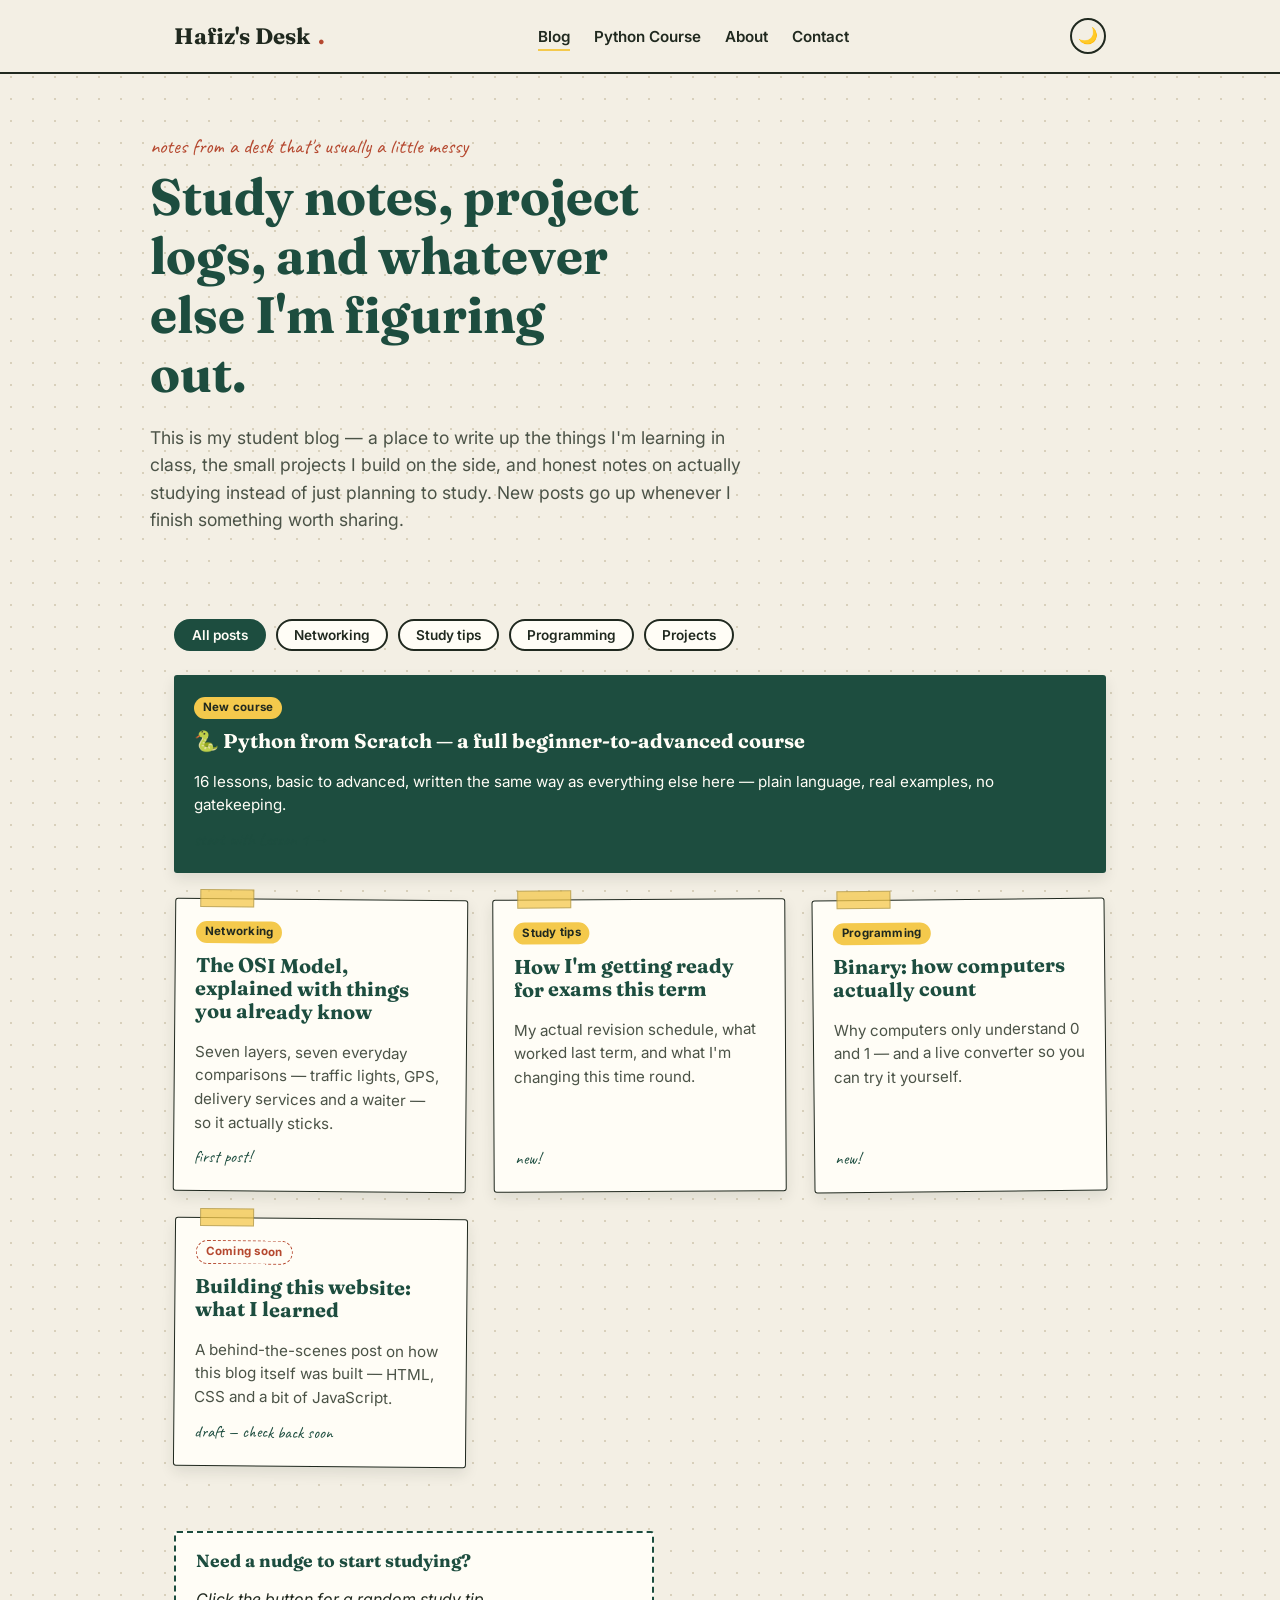
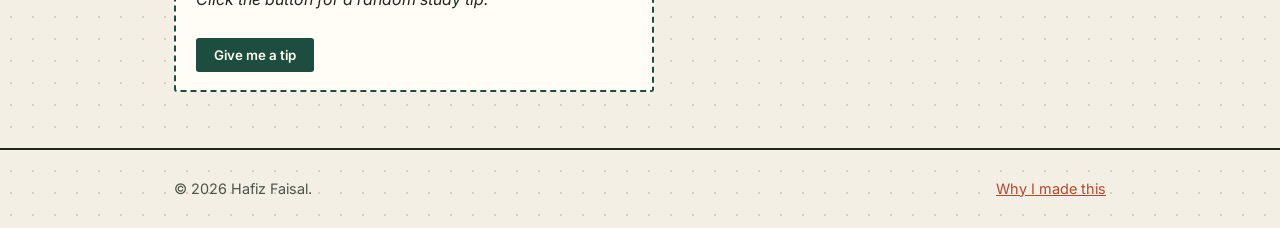
<file: index.html>
<!DOCTYPE html>
<html lang="en">
<head>
  <meta charset="UTF-8">
  <meta name="viewport" content="width=device-width, initial-scale=1.0">
  <title>Hafiz's Desk — a student's study & project blog</title>
  <meta name="description" content="Study notes, project logs, and student life from Hafiz Faisal.">
  <link rel="stylesheet" href="style.css">
</head>
<body>

  <header class="site-header">
    <div class="wrap">
      <a href="index.html" class="brand">Hafiz's Desk<span class="dot">.</span></a>
      <nav class="site-nav">
        <ul>
          <li><a href="index.html" class="active">Blog</a></li>
          <li><a href="python-course/index.html">Python Course</a></li>
          <li><a href="about.html">About</a></li>
          <li><a href="contact.html">Contact</a></li>
        </ul>
      </nav>
      <button id="theme-toggle" type="button" aria-label="Toggle dark mode">🌙</button>
    </div>
  </header>

  <main>
    <section class="hero wrap">
      <span class="kicker">notes from a desk that's usually a little messy</span>
      <h1>Study notes, project logs, and whatever else I'm figuring out.</h1>
      <p class="lede">
        This is my student blog — a place to write up the things I'm learning in
        class, the small projects I build on the side, and honest notes on
        actually studying instead of just planning to study. New posts go up
        whenever I finish something worth sharing.
      </p>
    </section>

    <section class="wrap">
      <!-- Category filter: pure JS, no framework. Good first DOM project. -->
      <div class="filters" id="filters">
        <button class="active" data-filter="all">All posts</button>
        <button data-filter="networking">Networking</button>
        <button data-filter="study-tips">Study tips</button>
        <button data-filter="programming">Programming</button>
        <button data-filter="projects">Projects</button>
      </div>

      <div class="post-grid" id="post-grid">

        <a class="card featured-card" href="python-course/index.html" data-category="all">
          <span class="tag">New course</span>
          <h3>🐍 Python from Scratch — a full beginner-to-advanced course</h3>
          <p>16 lessons, basic to advanced, written the same way as everything
             else here — plain language, real examples, no gatekeeping.</p>
          <span class="meta">start with Lesson 1 &rarr;</span>
        </a>

        <a class="card" href="posts/osi-model.html" data-category="networking">
          <span class="tape"></span>
          <span class="tag">Networking</span>
          <h3>The OSI Model, explained with things you already know</h3>
          <p>Seven layers, seven everyday comparisons — traffic lights, GPS,
             delivery services and a waiter — so it actually sticks.</p>
          <span class="meta">first post!</span>
        </a>

        <a class="card" href="posts/exam-prep.html" data-category="study-tips">
          <span class="tape"></span>
          <span class="tag">Study tips</span>
          <h3>How I'm getting ready for exams this term</h3>
          <p>My actual revision schedule, what worked last term, and what I'm
             changing this time round.</p>
          <span class="meta">new!</span>
        </a>

        <a class="card" href="posts/binary-numbers.html" data-category="programming">
          <span class="tape"></span>
          <span class="tag">Programming</span>
          <h3>Binary: how computers actually count</h3>
          <p>Why computers only understand 0 and 1 — and a live converter
             so you can try it yourself.</p>
          <span class="meta">new!</span>
        </a>

        <a class="card" href="#" data-category="projects" aria-disabled="true">
          <span class="tape"></span>
          <span class="tag draft">Coming soon</span>
          <h3>Building this website: what I learned</h3>
          <p>A behind-the-scenes post on how this blog itself was built —
             HTML, CSS and a bit of JavaScript.</p>
          <span class="meta">draft — check back soon</span>
        </a>

      </div>

      <!-- A small interactive widget so the homepage does something,
           not just lists links. Teaches arrays + Math.random in script.js -->
      <div class="desk-widget">
        <h3>Need a nudge to start studying?</h3>
        <p id="tip-text">Click the button for a random study tip.</p>
        <button id="tip-btn" type="button">Give me a tip</button>
      </div>
    </section>
  </main>

  <footer class="site-footer">
    <div class="wrap">
      <span>&copy; 2026 Hafiz Faisal.</span>
      <span><a href="about.html">Why I made this</a></span>
    </div>
  </footer>

  <script src="script.js"></script>
</body>
</html>
</file>
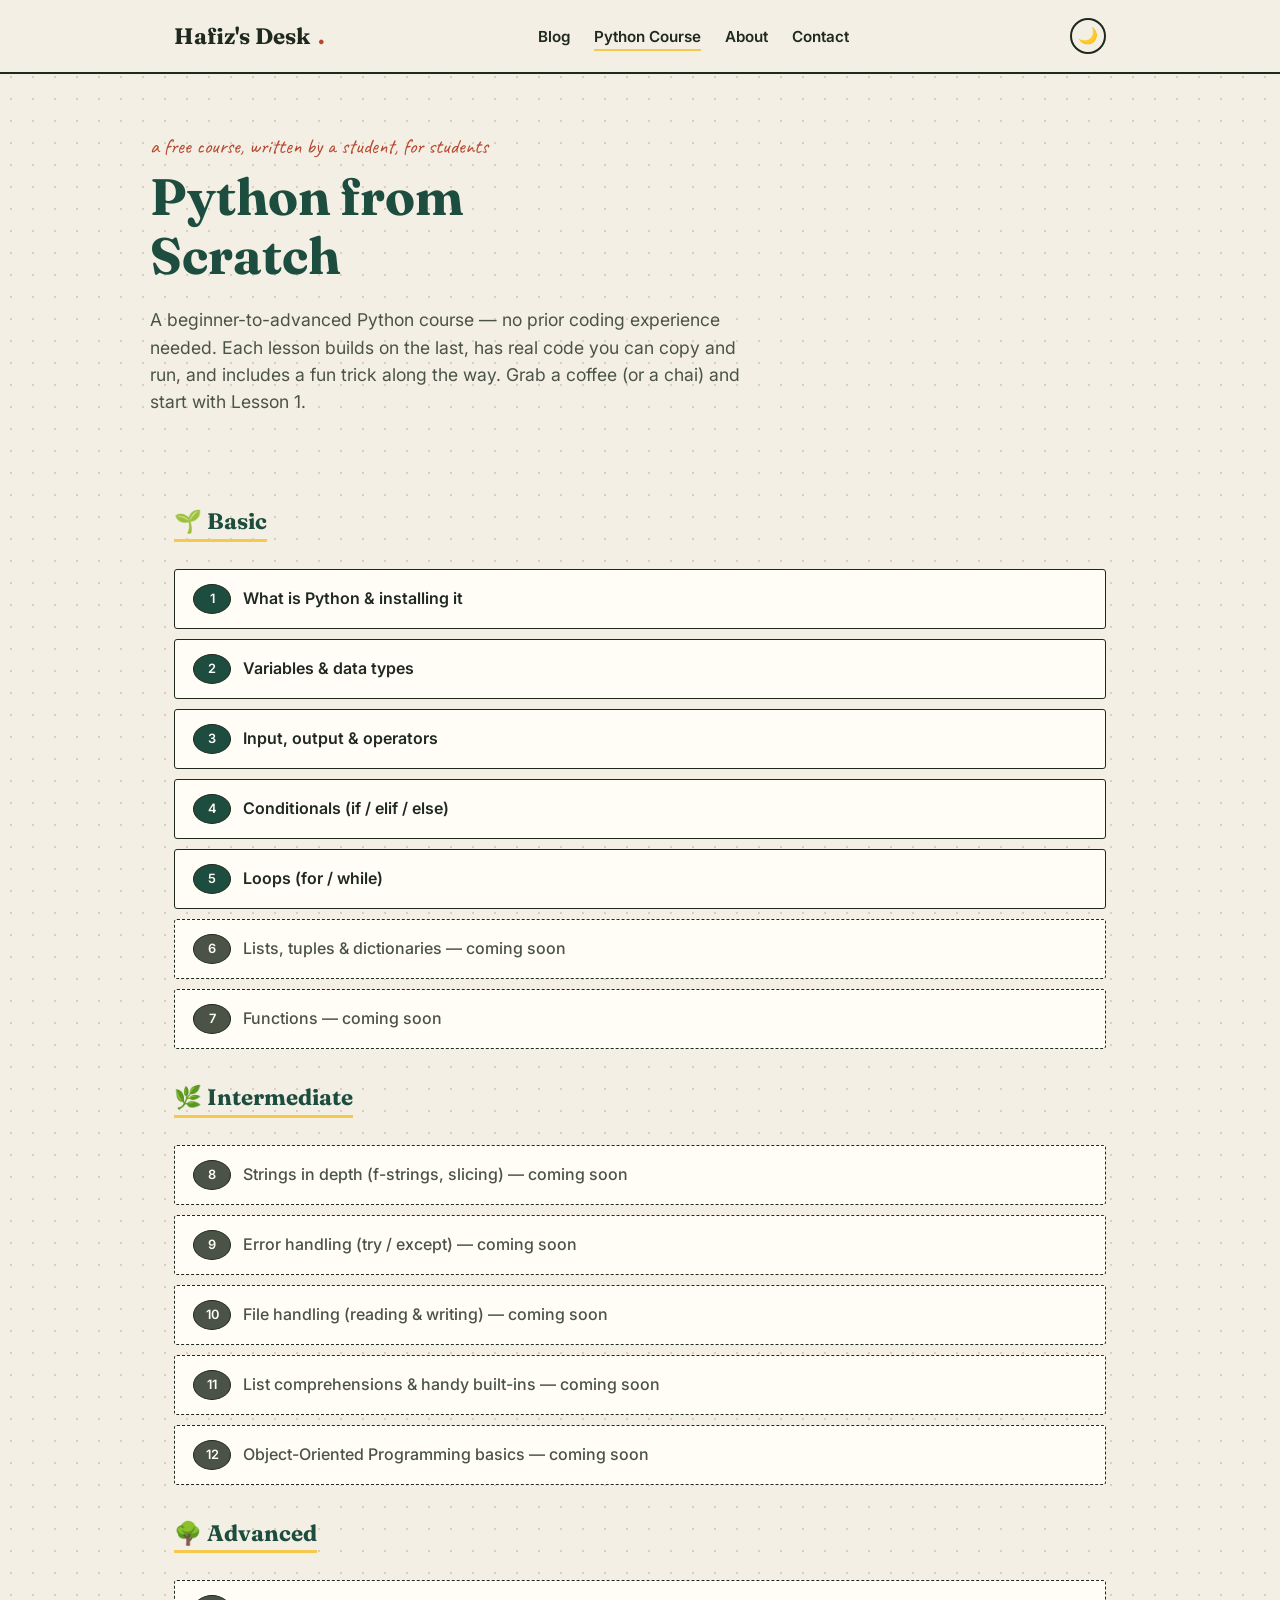
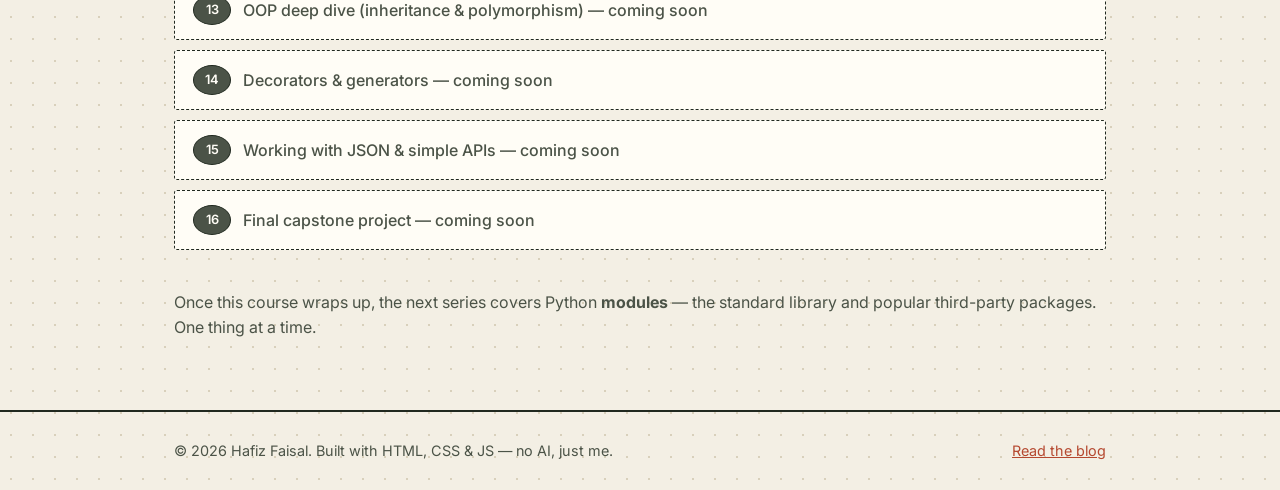
<file: python-course/index.html>
<!DOCTYPE html>
<html lang="en">
<head>
  <meta charset="UTF-8">
  <meta name="viewport" content="width=device-width, initial-scale=1.0">
  <title>Python from Scratch — Hafiz's Desk</title>
  <link rel="stylesheet" href="../style.css">
</head>
<body>

  <header class="site-header">
    <div class="wrap">
      <a href="../index.html" class="brand">Hafiz's Desk<span class="dot">.</span></a>
      <nav class="site-nav">
        <ul>
          <li><a href="../index.html">Blog</a></li>
          <li><a href="index.html" class="active">Python Course</a></li>
          <li><a href="../about.html">About</a></li>
          <li><a href="../contact.html">Contact</a></li>
        </ul>
      </nav>
      <button id="theme-toggle" type="button" aria-label="Toggle dark mode">🌙</button>
    </div>
  </header>

  <main>
    <section class="hero wrap">
      <span class="kicker">a free course, written by a student, for students</span>
      <h1>Python from Scratch</h1>
      <p class="lede">
        A beginner-to-advanced Python course — no prior coding experience
        needed. Each lesson builds on the last, has real code you can copy
        and run, and includes a fun trick along the way. Grab a coffee (or
        a chai) and start with Lesson 1.
      </p>
    </section>

    <section class="wrap">

      <div class="course-tier">
        <h2>🌱 Basic</h2>
        <ol class="lesson-list">
          <li><a href="01-what-is-python.html"><span class="lnum">1</span> What is Python & installing it</a></li>
          <li><a href="02-variables-data-types.html"><span class="lnum">2</span> Variables & data types</a></li>
          <li><a href="03-input-output-operators.html"><span class="lnum">3</span> Input, output & operators</a></li>
          <li><a href="04-conditionals.html"><span class="lnum">4</span> Conditionals (if / elif / else)</a></li>
          <li><a href="05-loops.html"><span class="lnum">5</span> Loops (for / while)</a></li>
          <li><span class="locked"><span class="lnum">6</span> Lists, tuples & dictionaries — coming soon</span></li>
          <li><span class="locked"><span class="lnum">7</span> Functions — coming soon</span></li>
        </ol>
      </div>

      <div class="course-tier">
        <h2>🌿 Intermediate</h2>
        <ol class="lesson-list">
          <li><span class="locked"><span class="lnum">8</span> Strings in depth (f-strings, slicing) — coming soon</span></li>
          <li><span class="locked"><span class="lnum">9</span> Error handling (try / except) — coming soon</span></li>
          <li><span class="locked"><span class="lnum">10</span> File handling (reading & writing) — coming soon</span></li>
          <li><span class="locked"><span class="lnum">11</span> List comprehensions & handy built-ins — coming soon</span></li>
          <li><span class="locked"><span class="lnum">12</span> Object-Oriented Programming basics — coming soon</span></li>
        </ol>
      </div>

      <div class="course-tier">
        <h2>🌳 Advanced</h2>
        <ol class="lesson-list">
          <li><span class="locked"><span class="lnum">13</span> OOP deep dive (inheritance & polymorphism) — coming soon</span></li>
          <li><span class="locked"><span class="lnum">14</span> Decorators & generators — coming soon</span></li>
          <li><span class="locked"><span class="lnum">15</span> Working with JSON & simple APIs — coming soon</span></li>
          <li><span class="locked"><span class="lnum">16</span> Final capstone project — coming soon</span></li>
        </ol>
      </div>

      <p style="margin: 40px 0 70px; color: var(--ink-soft);">
        Once this course wraps up, the next series covers Python
        <strong>modules</strong> — the standard library and popular
        third-party packages. One thing at a time.
      </p>

    </section>
  </main>

  <footer class="site-footer">
    <div class="wrap">
      <span>&copy; 2026 Hafiz Faisal. Built with HTML, CSS &amp; JS — no AI, just me.</span>
      <span><a href="../index.html">Read the blog</a></span>
    </div>
  </footer>

  <script src="../script.js"></script>
</body>
</html>
</file>
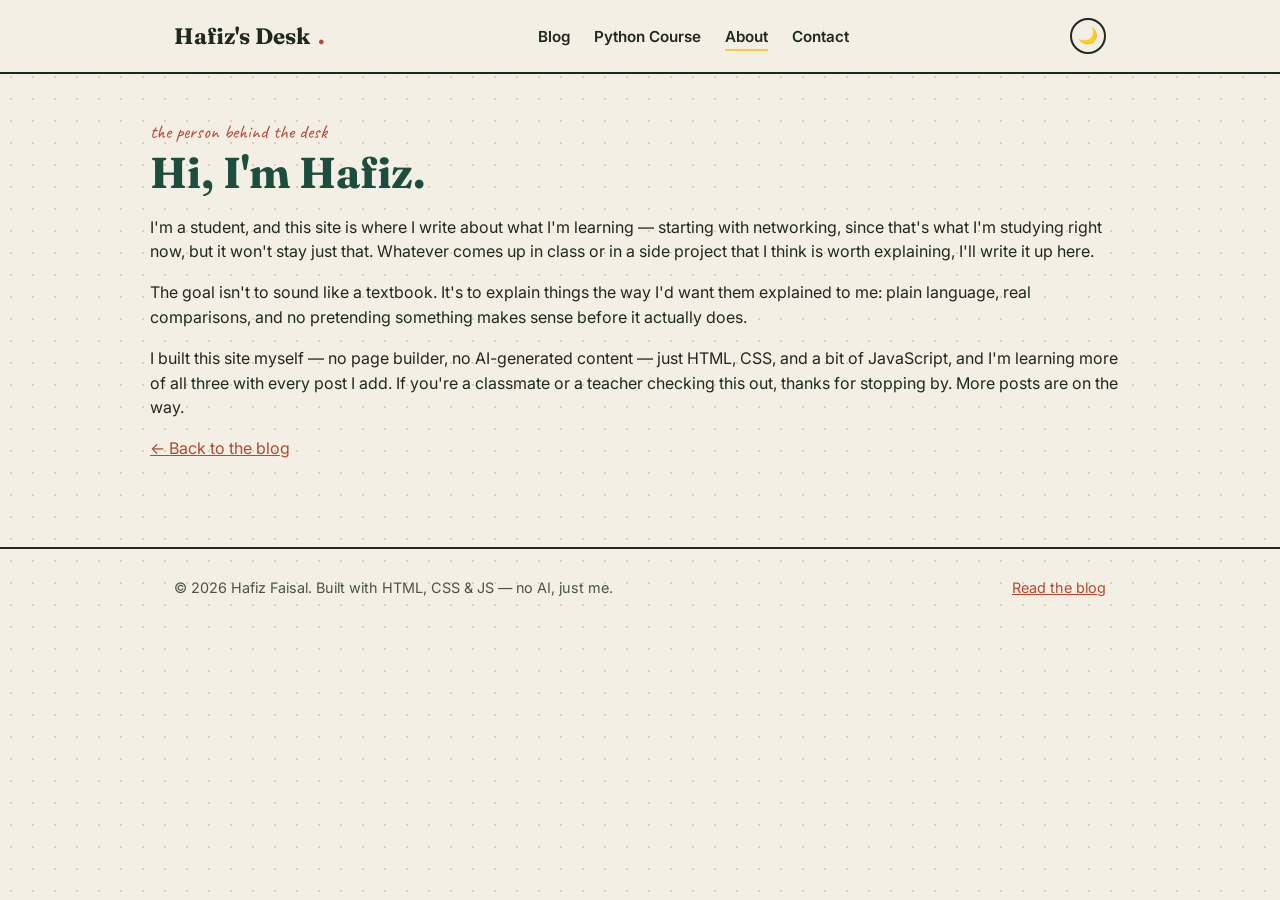
<file: about.html>
<!DOCTYPE html>
<html lang="en">
<head>
  <meta charset="UTF-8">
  <meta name="viewport" content="width=device-width, initial-scale=1.0">
  <title>About — Hafiz's Desk</title>
  <link rel="stylesheet" href="style.css">
</head>
<body>

  <header class="site-header">
    <div class="wrap">
      <a href="index.html" class="brand">Hafiz's Desk<span class="dot">.</span></a>
      <nav class="site-nav">
        <ul>
          <li><a href="index.html">Blog</a></li>
          <li><a href="python-course/index.html">Python Course</a></li>
          <li><a href="about.html" class="active">About</a></li>
          <li><a href="contact.html">Contact</a></li>
        </ul>
      </nav>
      <button id="theme-toggle" type="button" aria-label="Toggle dark mode">🌙</button>
    </div>
  </header>

  <main>
    <article class="post wrap">
      <span class="eyebrow">the person behind the desk</span>
      <h1>Hi, I'm Hafiz.</h1>

      <p>
        I'm a student, and this site is where I write about what I'm learning —
        starting with networking, since that's what I'm studying right now, but
        it won't stay just that. Whatever comes up in class or in a side
        project that I think is worth explaining, I'll write it up here.
      </p>

      <p>
        The goal isn't to sound like a textbook. It's to explain things the way
        I'd want them explained to me: plain language, real comparisons, and
        no pretending something makes sense before it actually does.
      </p>

      <p>
        I built this site myself — no page builder, no AI-generated content —
        just HTML, CSS, and a bit of JavaScript, and I'm learning more of all
        three with every post I add. If you're a classmate or a teacher
        checking this out, thanks for stopping by. More posts are on the way.
      </p>

      <p>
        <a href="index.html">&larr; Back to the blog</a>
      </p>
    </article>
  </main>

  <footer class="site-footer">
    <div class="wrap">
      <span>&copy; 2026 Hafiz Faisal. Built with HTML, CSS &amp; JS — no AI, just me.</span>
      <span><a href="index.html">Read the blog</a></span>
    </div>
  </footer>

  <script src="script.js"></script>
</body>
</html>
</file>
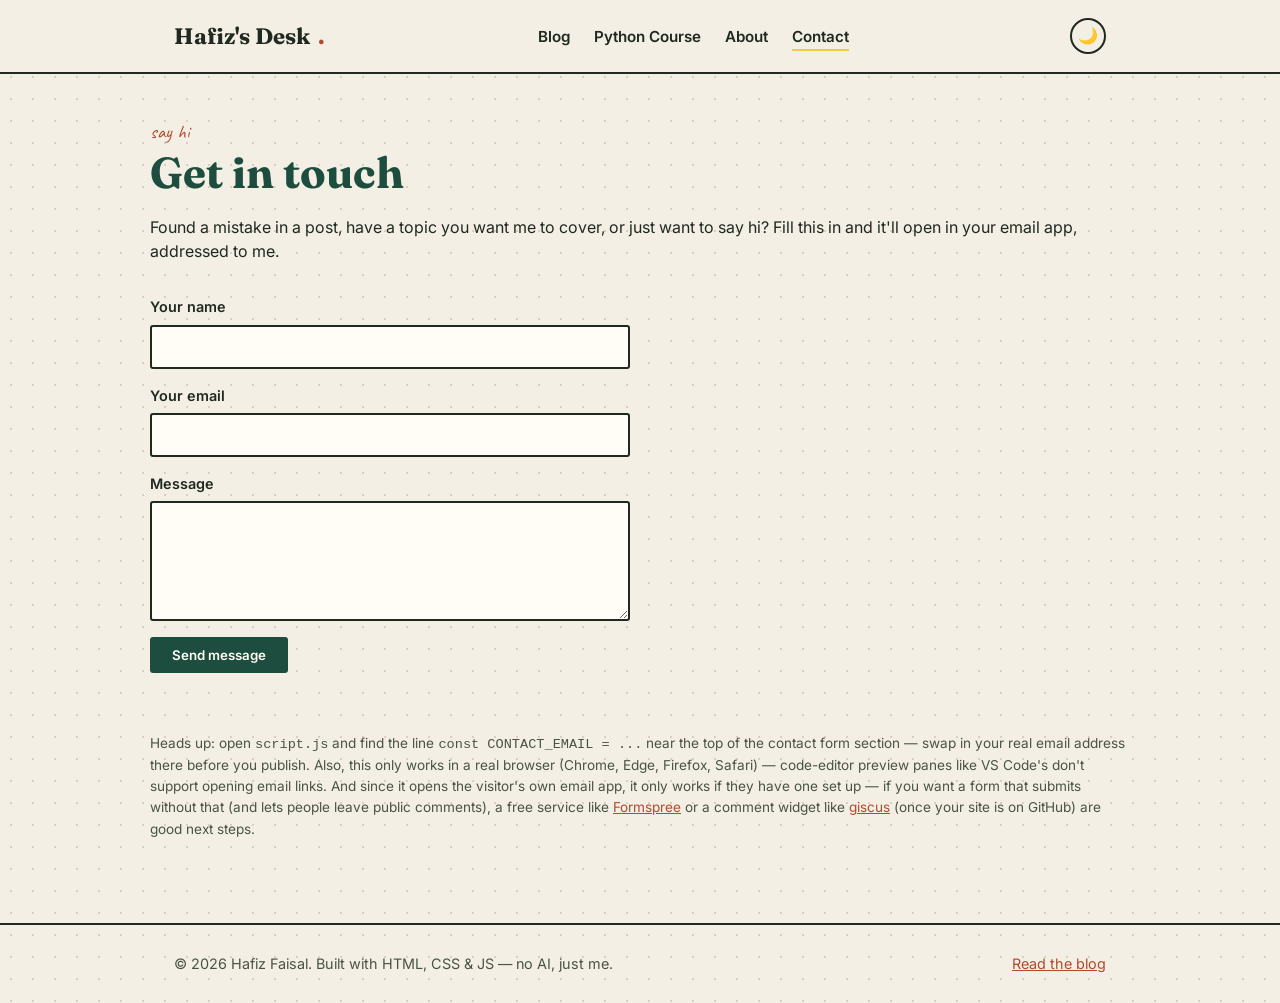
<file: contact.html>
<!DOCTYPE html>
<html lang="en">
<head>
  <meta charset="UTF-8">
  <meta name="viewport" content="width=device-width, initial-scale=1.0">
  <title>Contact — Hafiz's Desk</title>
  <link rel="stylesheet" href="style.css">
</head>
<body>

  <header class="site-header">
    <div class="wrap">
      <a href="index.html" class="brand">Hafiz's Desk<span class="dot">.</span></a>
      <nav class="site-nav">
        <ul>
          <li><a href="index.html">Blog</a></li>
          <li><a href="python-course/index.html">Python Course</a></li>
          <li><a href="about.html">About</a></li>
          <li><a href="contact.html" class="active">Contact</a></li>
        </ul>
      </nav>
      <button id="theme-toggle" type="button" aria-label="Toggle dark mode">🌙</button>
    </div>
  </header>

  <main>
    <article class="post wrap">
      <span class="eyebrow">say hi</span>
      <h1>Get in touch</h1>

      <p>
        Found a mistake in a post, have a topic you want me to cover, or just
        want to say hi? Fill this in and it'll open in your email app,
        addressed to me.
      </p>

      <!-- Submission is handled in script.js — it builds a mailto: link
           from these fields and opens it. This works more reliably across
           browsers than a raw form action="mailto:...". -->
      <form class="contact-form" id="contact-form">
        <label>
          Your name
          <input type="text" name="name" id="contact-name" required>
        </label>
        <label>
          Your email
          <input type="email" name="email" id="contact-email" required>
        </label>
        <label>
          Message
          <textarea name="message" id="contact-message" required></textarea>
        </label>
        <button type="submit">Send message</button>
        <p id="contact-status" class="form-note" style="display:none;"></p>
      </form>

      <p class="form-note">
        Heads up: open <code>script.js</code> and find the line
        <code>const CONTACT_EMAIL = ...</code> near the top of the contact
        form section — swap in your real email address there before you
        publish. Also, this only works in a real browser (Chrome, Edge,
        Firefox, Safari) — code-editor preview panes like VS Code's don't
        support opening email links. And since it opens the visitor's own
        email app, it only works if they have one set up — if you want a
        form that submits without that (and lets people leave public
        comments), a free service like
        <a href="https://formspree.io" target="_blank" rel="noopener">Formspree</a>
        or a comment widget like
        <a href="https://giscus.app" target="_blank" rel="noopener">giscus</a>
        (once your site is on GitHub) are good next steps.
      </p>
    </article>
  </main>

  <footer class="site-footer">
    <div class="wrap">
      <span>&copy; 2026 Hafiz Faisal. Built with HTML, CSS &amp; JS — no AI, just me.</span>
      <span><a href="index.html">Read the blog</a></span>
    </div>
  </footer>

  <script src="script.js"></script>
</body>
</html>
</file>
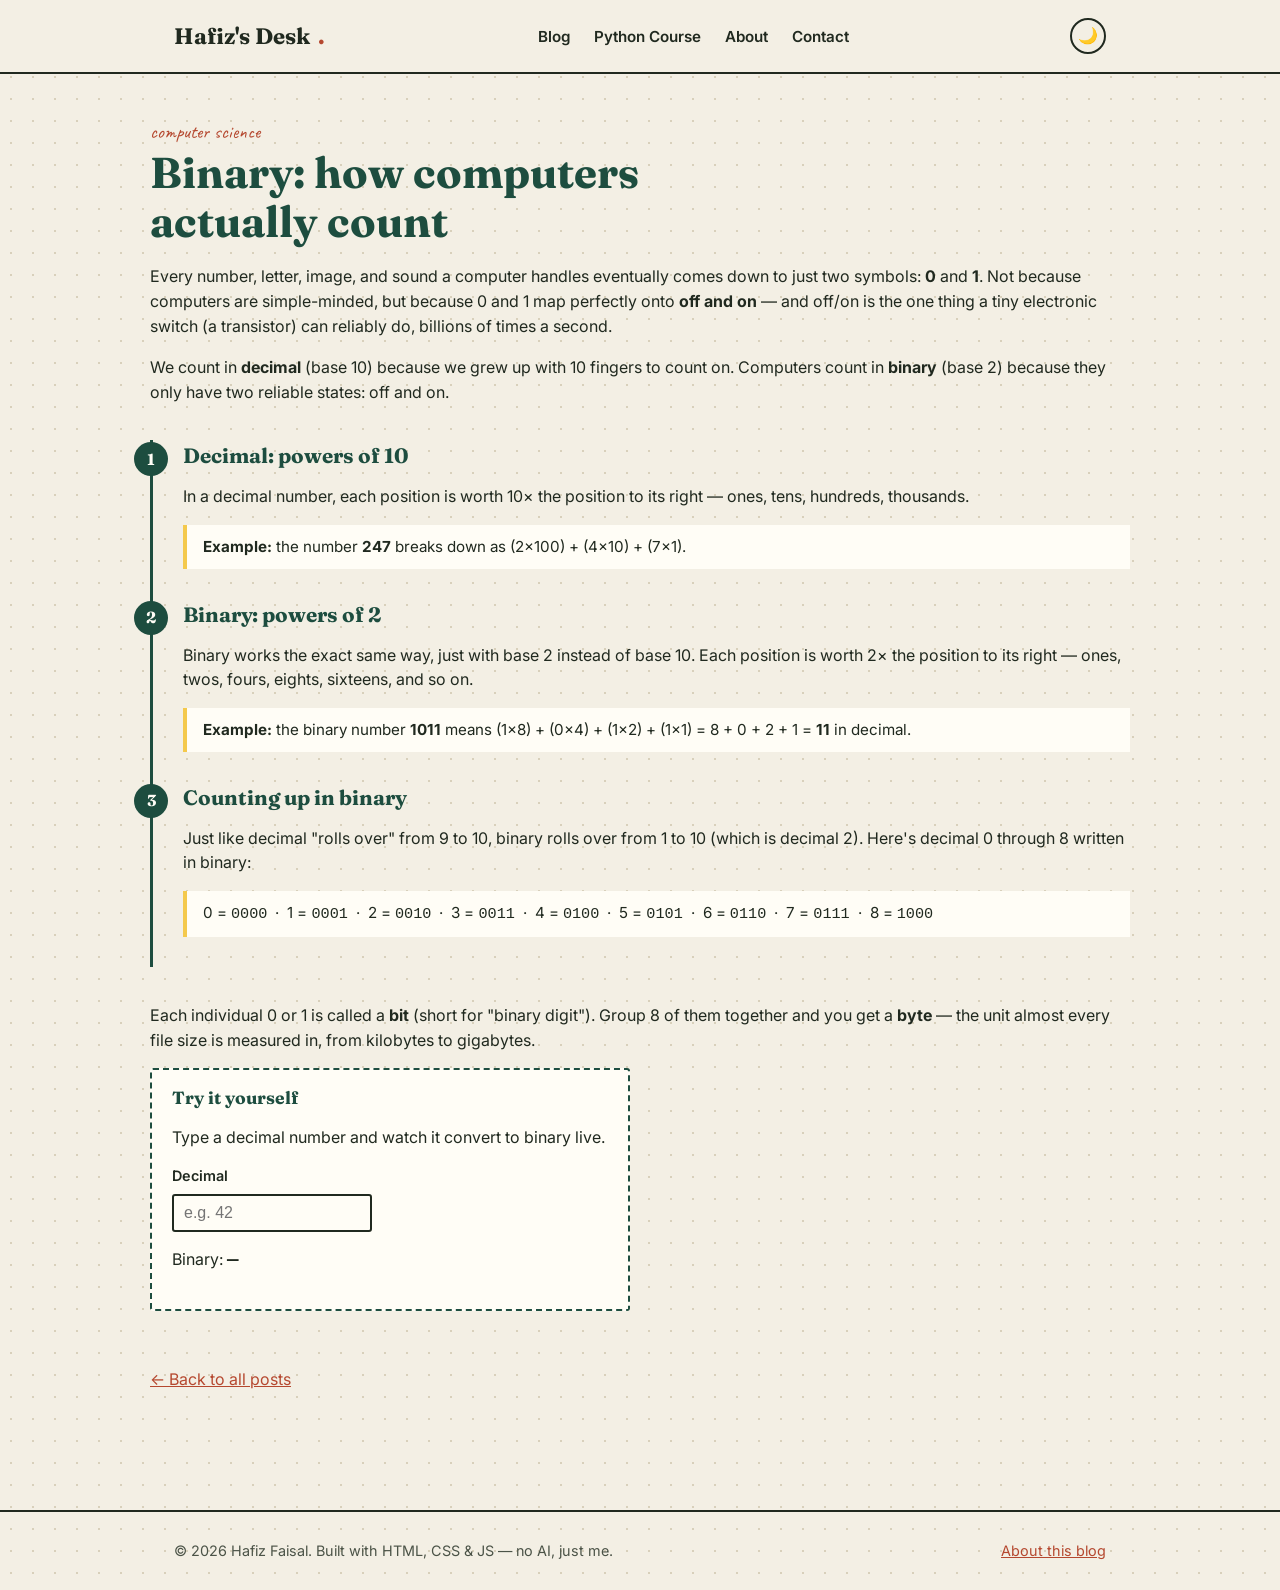
<file: posts/binary-numbers.html>
<!DOCTYPE html>
<html lang="en">
<head>
  <meta charset="UTF-8">
  <meta name="viewport" content="width=device-width, initial-scale=1.0">
  <title>Binary: how computers actually count — Hafiz's Desk</title>
  <link rel="stylesheet" href="../style.css">
</head>
<body>

  <div class="progress-bar" id="progress-bar"></div>

  <header class="site-header">
    <div class="wrap">
      <a href="../index.html" class="brand">Hafiz's Desk<span class="dot">.</span></a>
      <nav class="site-nav">
        <ul>
          <li><a href="../index.html">Blog</a></li>
          <li><a href="../python-course/index.html">Python Course</a></li>
          <li><a href="../about.html">About</a></li>
          <li><a href="../contact.html">Contact</a></li>
        </ul>
      </nav>
      <button id="theme-toggle" type="button" aria-label="Toggle dark mode">🌙</button>
    </div>
  </header>

  <main>
    <article class="post wrap">
      <span class="eyebrow">computer science</span>
      <h1>Binary: how computers actually count</h1>

      <p>
        Every number, letter, image, and sound a computer handles eventually
        comes down to just two symbols: <strong>0</strong> and <strong>1</strong>.
        Not because computers are simple-minded, but because 0 and 1 map
        perfectly onto <strong>off and on</strong> — and off/on is the one
        thing a tiny electronic switch (a transistor) can reliably do,
        billions of times a second.
      </p>

      <p>
        We count in <strong>decimal</strong> (base 10) because we grew up
        with 10 fingers to count on. Computers count in <strong>binary</strong>
        (base 2) because they only have two reliable states: off and on.
      </p>

      <ol class="layer-list">
        <li>
          <span class="num">1</span>
          <h2>Decimal: powers of 10</h2>
          <p>
            In a decimal number, each position is worth 10&times; the
            position to its right — ones, tens, hundreds, thousands.
          </p>
          <div class="example">
            <strong>Example:</strong> the number <strong>247</strong> breaks down as
            (2&times;100) + (4&times;10) + (7&times;1).
          </div>
        </li>

        <li>
          <span class="num">2</span>
          <h2>Binary: powers of 2</h2>
          <p>
            Binary works the exact same way, just with base 2 instead of
            base 10. Each position is worth 2&times; the position to its
            right — ones, twos, fours, eights, sixteens, and so on.
          </p>
          <div class="example">
            <strong>Example:</strong> the binary number <strong>1011</strong>
            means (1&times;8) + (0&times;4) + (1&times;2) + (1&times;1)
            = 8 + 0 + 2 + 1 = <strong>11</strong> in decimal.
          </div>
        </li>

        <li>
          <span class="num">3</span>
          <h2>Counting up in binary</h2>
          <p>
            Just like decimal "rolls over" from 9 to 10, binary rolls over
            from 1 to 10 (which is decimal 2). Here's decimal 0 through 8
            written in binary:
          </p>
          <div class="example">
            0 = <code>0000</code> &nbsp;·&nbsp;
            1 = <code>0001</code> &nbsp;·&nbsp;
            2 = <code>0010</code> &nbsp;·&nbsp;
            3 = <code>0011</code> &nbsp;·&nbsp;
            4 = <code>0100</code> &nbsp;·&nbsp;
            5 = <code>0101</code> &nbsp;·&nbsp;
            6 = <code>0110</code> &nbsp;·&nbsp;
            7 = <code>0111</code> &nbsp;·&nbsp;
            8 = <code>1000</code>
          </div>
        </li>
      </ol>

      <p>
        Each individual 0 or 1 is called a <strong>bit</strong> (short for
        "binary digit"). Group 8 of them together and you get a
        <strong>byte</strong> — the unit almost every file size is measured
        in, from kilobytes to gigabytes.
      </p>

      <div class="desk-widget">
        <h3>Try it yourself</h3>
        <p>Type a decimal number and watch it convert to binary live.</p>
        <label style="display:block; margin-top:10px; font-weight:600; font-size:0.9rem;">
          Decimal
          <input id="decimal-input" type="number" min="0" max="9007199254740991" step="1" placeholder="e.g. 42"
                 style="display:block; margin-top:6px; padding:8px 10px; font-size:1rem; width:100%; max-width:200px; border:2px solid var(--ink); border-radius:3px; background:var(--card); color:var(--ink);">
        </label>
        <p style="margin-top:14px;">Binary: <strong id="binary-output" style="font-family:monospace; font-size:1.2rem; word-break:break-all; display:inline-block; max-width:100%;">—</strong></p>
      </div>

      <p><a href="../index.html">&larr; Back to all posts</a></p>

      <!-- Comments load in here via script.js -->
      <div id="giscus-container" style="margin-top: 48px;"></div>
    </article>
  </main>

  <footer class="site-footer">
    <div class="wrap">
      <span>&copy; 2026 Hafiz Faisal. Built with HTML, CSS &amp; JS — no AI, just me.</span>
      <span><a href="../about.html">About this blog</a></span>
    </div>
  </footer>

  <script src="../script.js"></script>
</body>
</html>
</file>
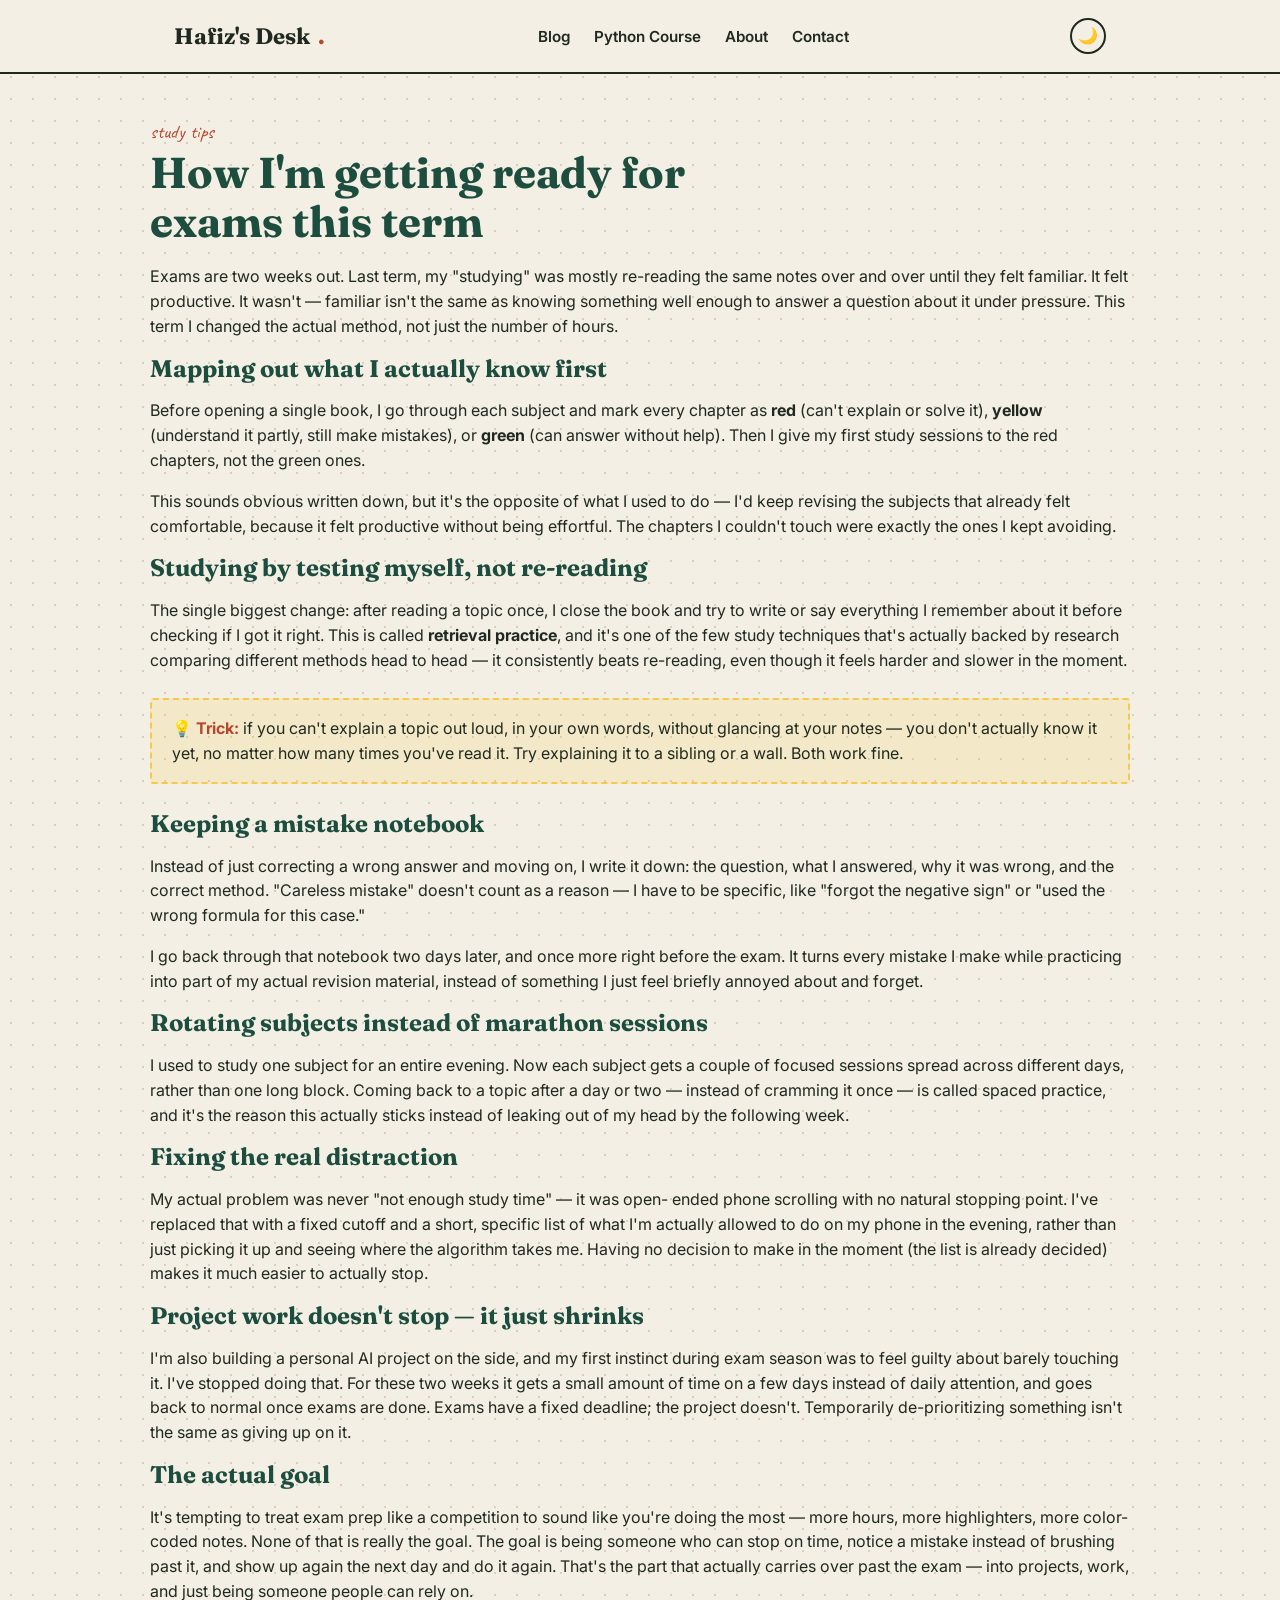
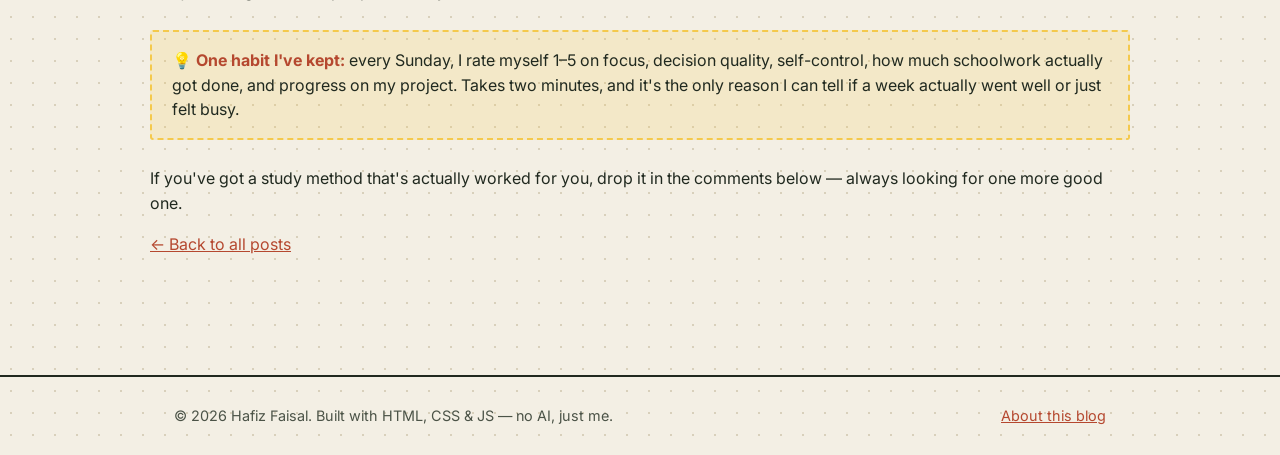
<file: posts/exam-prep.html>
<!DOCTYPE html>
<html lang="en">
<head>
  <meta charset="UTF-8">
  <meta name="viewport" content="width=device-width, initial-scale=1.0">
  <title>How I'm getting ready for exams this term — Hafiz's Desk</title>
  <link rel="stylesheet" href="../style.css">
</head>
<body>

  <div class="progress-bar" id="progress-bar"></div>

  <header class="site-header">
    <div class="wrap">
      <a href="../index.html" class="brand">Hafiz's Desk<span class="dot">.</span></a>
      <nav class="site-nav">
        <ul>
          <li><a href="../index.html">Blog</a></li>
          <li><a href="../python-course/index.html">Python Course</a></li>
          <li><a href="../about.html">About</a></li>
          <li><a href="../contact.html">Contact</a></li>
        </ul>
      </nav>
      <button id="theme-toggle" type="button" aria-label="Toggle dark mode">🌙</button>
    </div>
  </header>

  <main>
    <article class="post wrap">
      <span class="eyebrow">study tips</span>
      <h1>How I'm getting ready for exams this term</h1>

      <p>
        Exams are two weeks out. Last term, my "studying" was mostly
        re-reading the same notes over and over until they felt familiar.
        It felt productive. It wasn't — familiar isn't the same as knowing
        something well enough to answer a question about it under
        pressure. This term I changed the actual method, not just the
        number of hours.
      </p>

      <h2>Mapping out what I actually know first</h2>
      <p>
        Before opening a single book, I go through each subject and mark
        every chapter as <strong>red</strong> (can't explain or solve it),
        <strong>yellow</strong> (understand it partly, still make
        mistakes), or <strong>green</strong> (can answer without help).
        Then I give my first study sessions to the red chapters, not the
        green ones.
      </p>
      <p>
        This sounds obvious written down, but it's the opposite of what I
        used to do — I'd keep revising the subjects that already felt
        comfortable, because it felt productive without being effortful.
        The chapters I couldn't touch were exactly the ones I kept
        avoiding.
      </p>

      <h2>Studying by testing myself, not re-reading</h2>
      <p>
        The single biggest change: after reading a topic once, I close the
        book and try to write or say everything I remember about it before
        checking if I got it right. This is called <strong>retrieval
        practice</strong>, and it's one of the few study techniques that's
        actually backed by research comparing different methods head to
        head — it consistently beats re-reading, even though it feels
        harder and slower in the moment.
      </p>

      <div class="trick-box">
        <strong>💡 Trick:</strong> if you can't explain a topic out loud,
        in your own words, without glancing at your notes — you don't
        actually know it yet, no matter how many times you've read it.
        Try explaining it to a sibling or a wall. Both work fine.
      </div>

      <h2>Keeping a mistake notebook</h2>
      <p>
        Instead of just correcting a wrong answer and moving on, I write
        it down: the question, what I answered, why it was wrong, and the
        correct method. "Careless mistake" doesn't count as a reason —
        I have to be specific, like "forgot the negative sign" or "used
        the wrong formula for this case."
      </p>
      <p>
        I go back through that notebook two days later, and once more
        right before the exam. It turns every mistake I make while
        practicing into part of my actual revision material, instead of
        something I just feel briefly annoyed about and forget.
      </p>

      <h2>Rotating subjects instead of marathon sessions</h2>
      <p>
        I used to study one subject for an entire evening. Now each
        subject gets a couple of focused sessions spread across different
        days, rather than one long block. Coming back to a topic after a
        day or two — instead of cramming it once — is called spaced
        practice, and it's the reason this actually sticks instead of
        leaking out of my head by the following week.
      </p>

      <h2>Fixing the real distraction</h2>
      <p>
        My actual problem was never "not enough study time" — it was open-
        ended phone scrolling with no natural stopping point. I've
        replaced that with a fixed cutoff and a short, specific list of
        what I'm actually allowed to do on my phone in the evening, rather
        than just picking it up and seeing where the algorithm takes me.
        Having no decision to make in the moment (the list is already
        decided) makes it much easier to actually stop.
      </p>

      <h2>Project work doesn't stop — it just shrinks</h2>
      <p>
        I'm also building a personal AI project on the side, and my first
        instinct during exam season was to feel guilty about barely
        touching it. I've stopped doing that. For these two weeks it gets
        a small amount of time on a few days instead of daily attention,
        and goes back to normal once exams are done. Exams have a fixed
        deadline; the project doesn't. Temporarily de-prioritizing
        something isn't the same as giving up on it.
      </p>

      <h2>The actual goal</h2>
      <p>
        It's tempting to treat exam prep like a competition to sound like
        you're doing the most — more hours, more highlighters, more
        color-coded notes. None of that is really the goal. The goal is
        being someone who can stop on time, notice a mistake instead of
        brushing past it, and show up again the next day and do it again.
        That's the part that actually carries over past the exam — into
        projects, work, and just being someone people can rely on.
      </p>

      <div class="trick-box">
        <strong>💡 One habit I've kept:</strong> every Sunday, I rate
        myself 1–5 on focus, decision quality, self-control, how much
        schoolwork actually got done, and progress on my project. Takes
        two minutes, and it's the only reason I can tell if a week
        actually went well or just felt busy.
      </div>

      <p>
        If you've got a study method that's actually worked for you, drop
        it in the comments below — always looking for one more good one.
      </p>

      <p><a href="../index.html">&larr; Back to all posts</a></p>

      <!-- Comments load in here via script.js -->
      <div id="giscus-container" style="margin-top: 48px;"></div>
    </article>
  </main>

  <footer class="site-footer">
    <div class="wrap">
      <span>&copy; 2026 Hafiz Faisal. Built with HTML, CSS &amp; JS — no AI, just me.</span>
      <span><a href="../about.html">About this blog</a></span>
    </div>
  </footer>

  <script src="../script.js"></script>
</body>
</html>
</file>
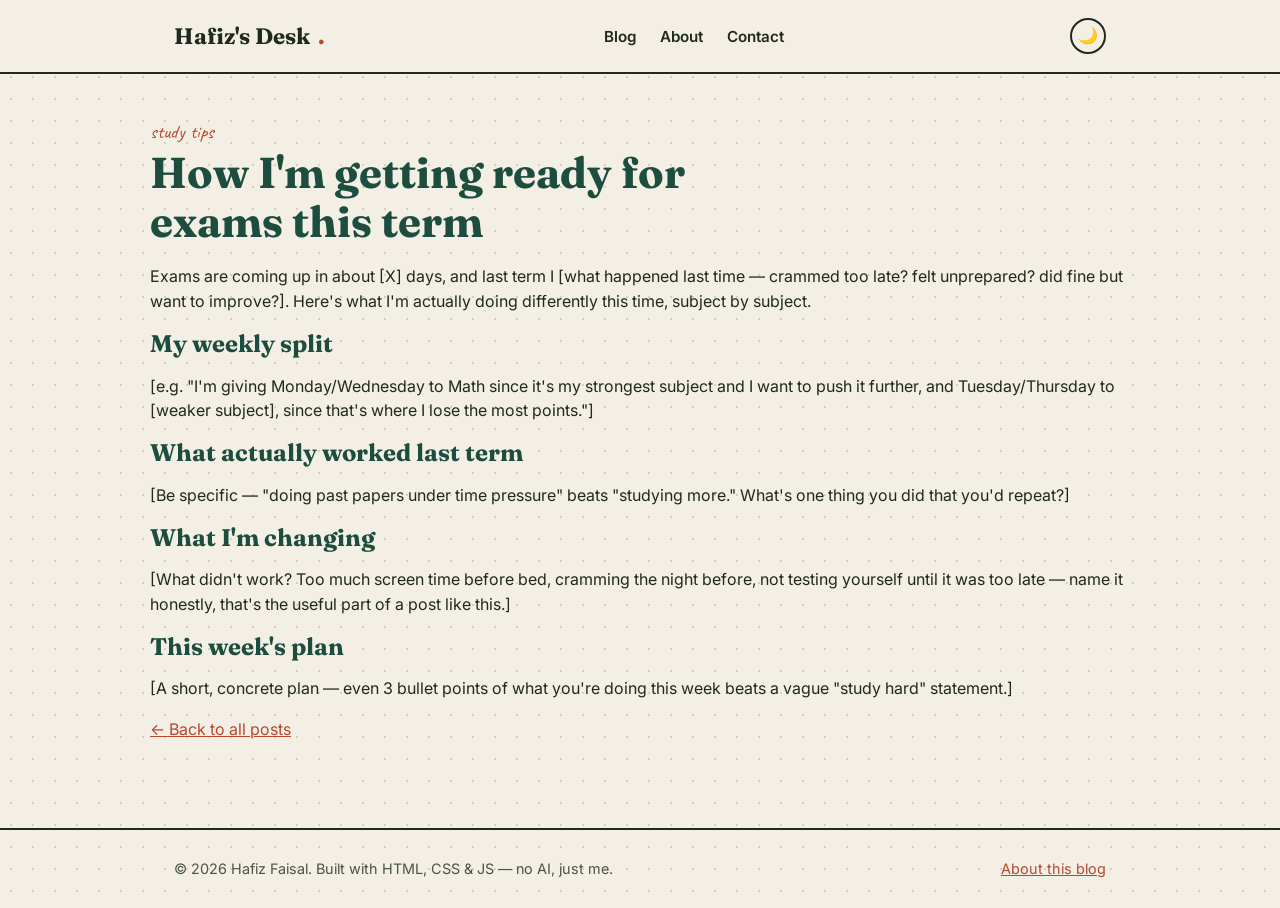
<file: posts/exxam-prep.html>
<!DOCTYPE html>
<html lang="en">
<head>
  <meta charset="UTF-8">
  <meta name="viewport" content="width=device-width, initial-scale=1.0">
  <title>How I'm getting ready for exams this term — Hafiz's Desk</title>
  <link rel="stylesheet" href="../style.css">
</head>
<body>

  <div class="progress-bar" id="progress-bar"></div>

  <header class="site-header">
    <div class="wrap">
      <a href="../index.html" class="brand">Hafiz's Desk<span class="dot">.</span></a>
      <nav class="site-nav">
        <ul>
          <li><a href="../index.html">Blog</a></li>
          <li><a href="../about.html">About</a></li>
          <li><a href="../contact.html">Contact</a></li>
        </ul>
      </nav>
      <button id="theme-toggle" type="button" aria-label="Toggle dark mode">🌙</button>
    </div>
  </header>

  <main>
    <article class="post wrap">
      <span class="eyebrow">study tips</span>
      <h1>How I'm getting ready for exams this term</h1>

      <!--
        TEMPLATE NOTE FOR HAFIZ:
        Everything below is a placeholder structure — replace the bracketed
        [ ] parts with your real schedule, subjects, and what's actually
        worked or failed for you. Keep the headings if they're useful, or
        change them. This is meant to save you the blank-page problem, not
        to be published as-is.
      -->

      <p>
        Exams are coming up in about [X] days, and last term I [what
        happened last time — crammed too late? felt unprepared? did fine
        but want to improve?]. Here's what I'm actually doing differently
        this time, subject by subject.
      </p>

      <h2>My weekly split</h2>
      <p>
        [e.g. "I'm giving Monday/Wednesday to Math since it's my strongest
        subject and I want to push it further, and Tuesday/Thursday to
        [weaker subject], since that's where I lose the most points."]
      </p>

      <h2>What actually worked last term</h2>
      <p>
        [Be specific — "doing past papers under time pressure" beats
        "studying more." What's one thing you did that you'd repeat?]
      </p>

      <h2>What I'm changing</h2>
      <p>
        [What didn't work? Too much screen time before bed, cramming the
        night before, not testing yourself until it was too late — name it
        honestly, that's the useful part of a post like this.]
      </p>

      <h2>This week's plan</h2>
      <p>
        [A short, concrete plan — even 3 bullet points of what you're doing
        this week beats a vague "study hard" statement.]
      </p>

      <p><a href="../index.html">&larr; Back to all posts</a></p>
    </article>
  </main>

  <footer class="site-footer">
    <div class="wrap">
      <span>&copy; 2026 Hafiz Faisal. Built with HTML, CSS &amp; JS — no AI, just me.</span>
      <span><a href="../about.html">About this blog</a></span>
    </div>
  </footer>

  <script src="../script.js"></script>
</body>
</html>
</file>
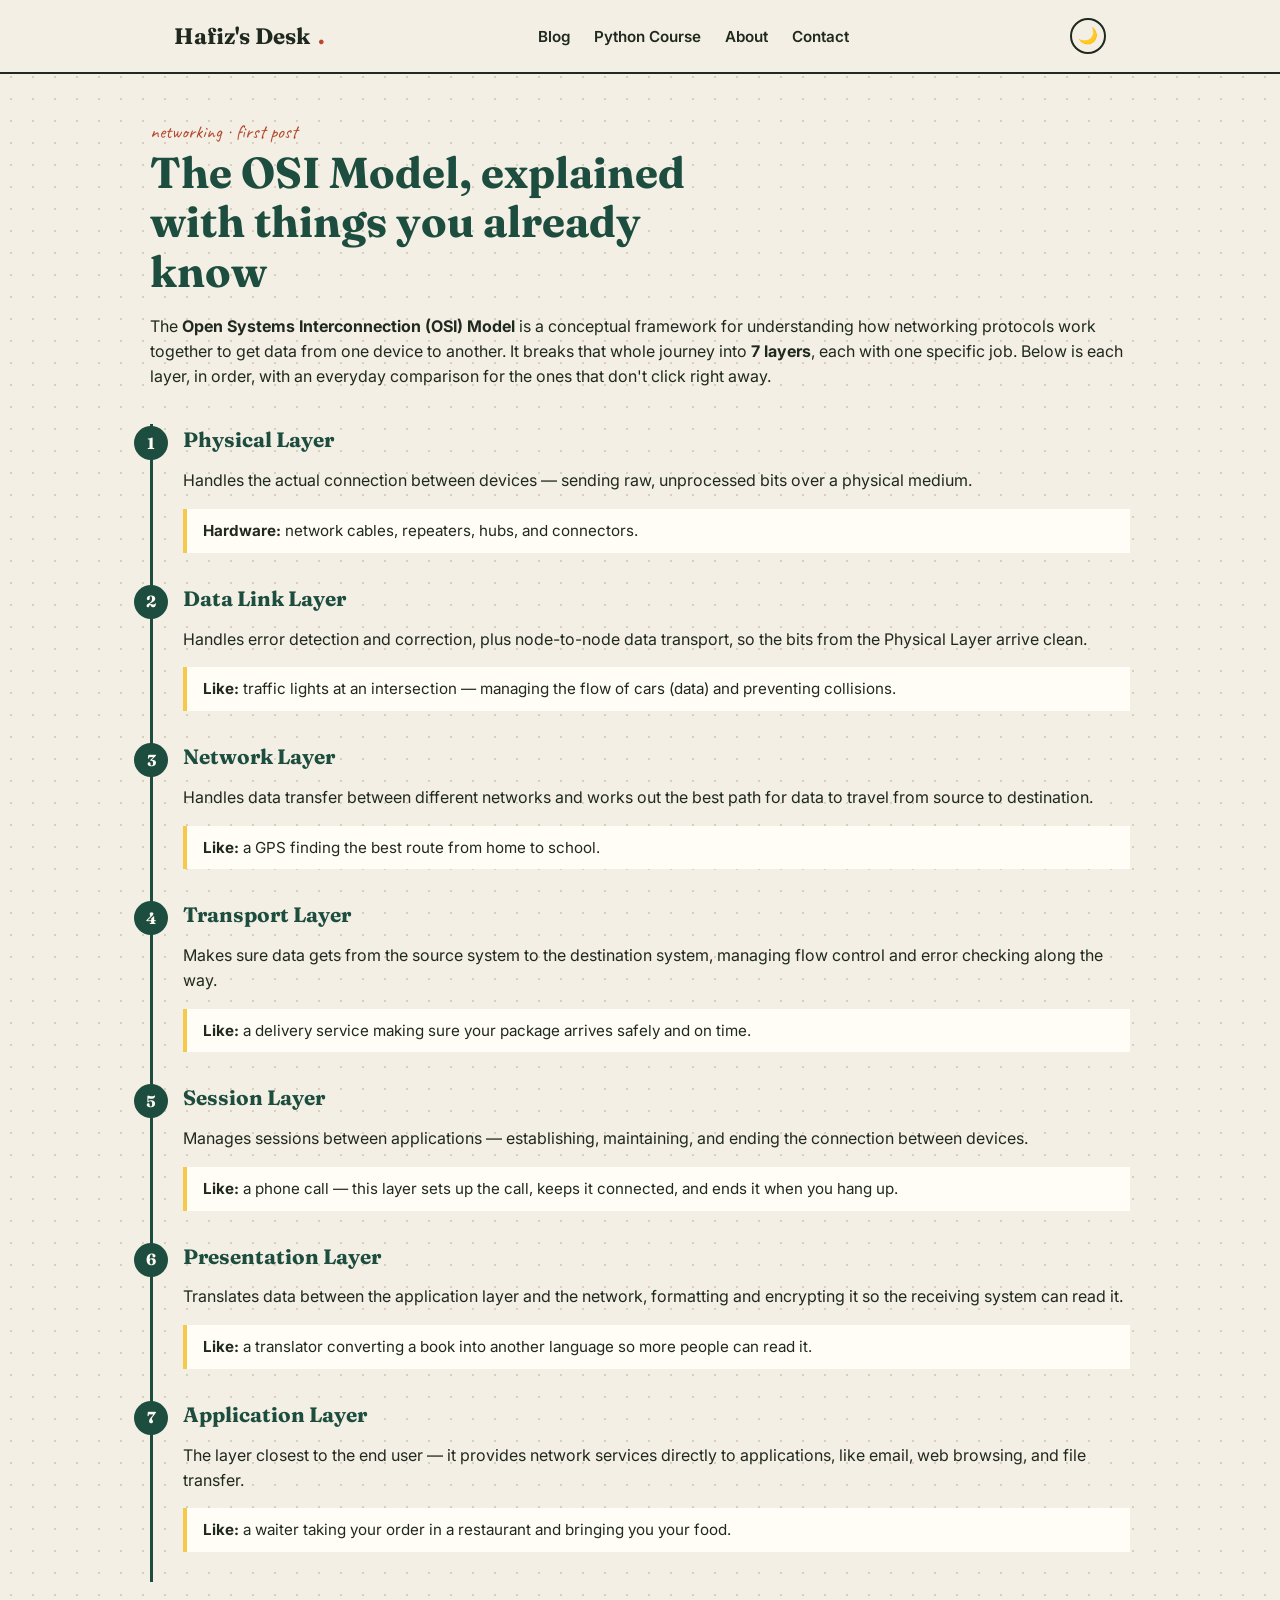
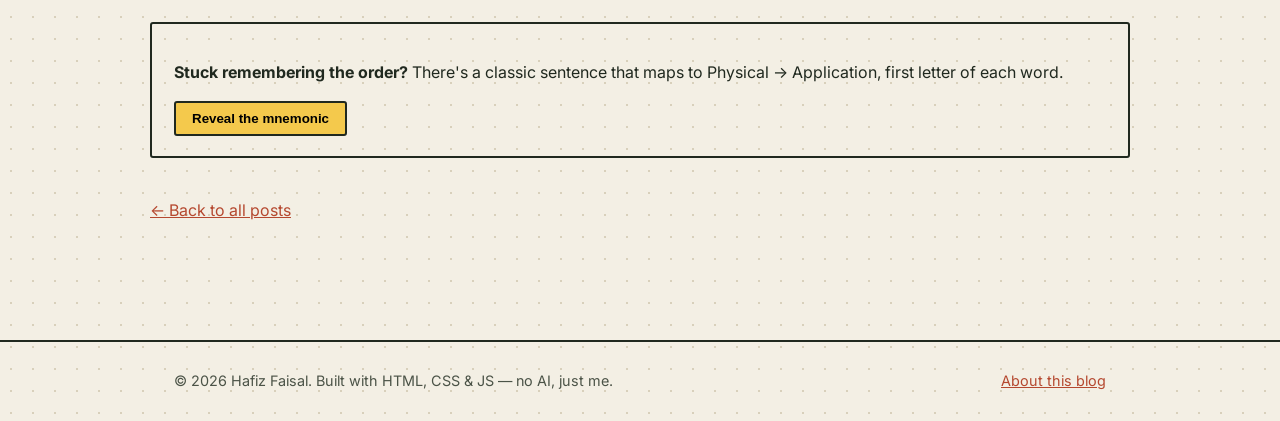
<file: posts/osi-model.html>
<!DOCTYPE html>
<html lang="en">
<head>
  <meta charset="UTF-8">
  <meta name="viewport" content="width=device-width, initial-scale=1.0">
  <title>The OSI Model, explained with things you already know — Hafiz's Desk</title>
  <link rel="stylesheet" href="../style.css">
</head>
<body>

  <!-- filled in by script.js as the reader scrolls down the article -->
  <div class="progress-bar" id="progress-bar"></div>

  <header class="site-header">
    <div class="wrap">
      <a href="../index.html" class="brand">Hafiz's Desk<span class="dot">.</span></a>
      <nav class="site-nav">
        <ul>
          <li><a href="../index.html">Blog</a></li>
          <li><a href="../python-course/index.html">Python Course</a></li>
          <li><a href="../about.html">About</a></li>
          <li><a href="../contact.html">Contact</a></li>
        </ul>
      </nav>
      <button id="theme-toggle" type="button" aria-label="Toggle dark mode">🌙</button>
    </div>
  </header>

  <main>
    <article class="post wrap">
      <span class="eyebrow">networking · first post</span>
      <h1>The OSI Model, explained with things you already know</h1>

      <p>
        The <strong>Open Systems Interconnection (OSI) Model</strong> is a
        conceptual framework for understanding how networking protocols work
        together to get data from one device to another. It breaks that whole
        journey into <strong>7 layers</strong>, each with one specific job.
        Below is each layer, in order, with an everyday comparison for the
        ones that don't click right away.
      </p>

      <ol class="layer-list">
        <li>
          <span class="num">1</span>
          <h2>Physical Layer</h2>
          <p>
            Handles the actual connection between devices — sending raw,
            unprocessed bits over a physical medium.
          </p>
          <div class="example"><strong>Hardware:</strong> network cables, repeaters, hubs, and connectors.</div>
        </li>

        <li>
          <span class="num">2</span>
          <h2>Data Link Layer</h2>
          <p>
            Handles error detection and correction, plus node-to-node data
            transport, so the bits from the Physical Layer arrive clean.
          </p>
          <div class="example"><strong>Like:</strong> traffic lights at an intersection — managing the flow of cars (data) and preventing collisions.</div>
        </li>

        <li>
          <span class="num">3</span>
          <h2>Network Layer</h2>
          <p>
            Handles data transfer between different networks and works out
            the best path for data to travel from source to destination.
          </p>
          <div class="example"><strong>Like:</strong> a GPS finding the best route from home to school.</div>
        </li>

        <li>
          <span class="num">4</span>
          <h2>Transport Layer</h2>
          <p>
            Makes sure data gets from the source system to the destination
            system, managing flow control and error checking along the way.
          </p>
          <div class="example"><strong>Like:</strong> a delivery service making sure your package arrives safely and on time.</div>
        </li>

        <li>
          <span class="num">5</span>
          <h2>Session Layer</h2>
          <p>
            Manages sessions between applications — establishing, maintaining,
            and ending the connection between devices.
          </p>
          <div class="example"><strong>Like:</strong> a phone call — this layer sets up the call, keeps it connected, and ends it when you hang up.</div>
        </li>

        <li>
          <span class="num">6</span>
          <h2>Presentation Layer</h2>
          <p>
            Translates data between the application layer and the network,
            formatting and encrypting it so the receiving system can read it.
          </p>
          <div class="example"><strong>Like:</strong> a translator converting a book into another language so more people can read it.</div>
        </li>

        <li>
          <span class="num">7</span>
          <h2>Application Layer</h2>
          <p>
            The layer closest to the end user — it provides network services
            directly to applications, like email, web browsing, and file
            transfer.
          </p>
          <div class="example"><strong>Like:</strong> a waiter taking your order in a restaurant and bringing you your food.</div>
        </li>
      </ol>

      <div class="mnemonic">
        <p><strong>Stuck remembering the order?</strong> There's a classic sentence
        that maps to Physical → Application, first letter of each word.</p>
        <button id="mnemonic-btn" type="button">Reveal the mnemonic</button>
        <p id="mnemonic-answer">"Please Do Not Throw Sausage Pizza Away"</p>
      </div>

      <p><a href="../index.html">&larr; Back to all posts</a></p>

      <!-- Comments load in here via script.js -->
      <div id="giscus-container" style="margin-top: 48px;"></div>
    </article>
  </main>

  <footer class="site-footer">
    <div class="wrap">
      <span>&copy; 2026 Hafiz Faisal. Built with HTML, CSS &amp; JS — no AI, just me.</span>
      <span><a href="../about.html">About this blog</a></span>
    </div>
  </footer>

  <script src="../script.js"></script>
</body>
</html>
</file>
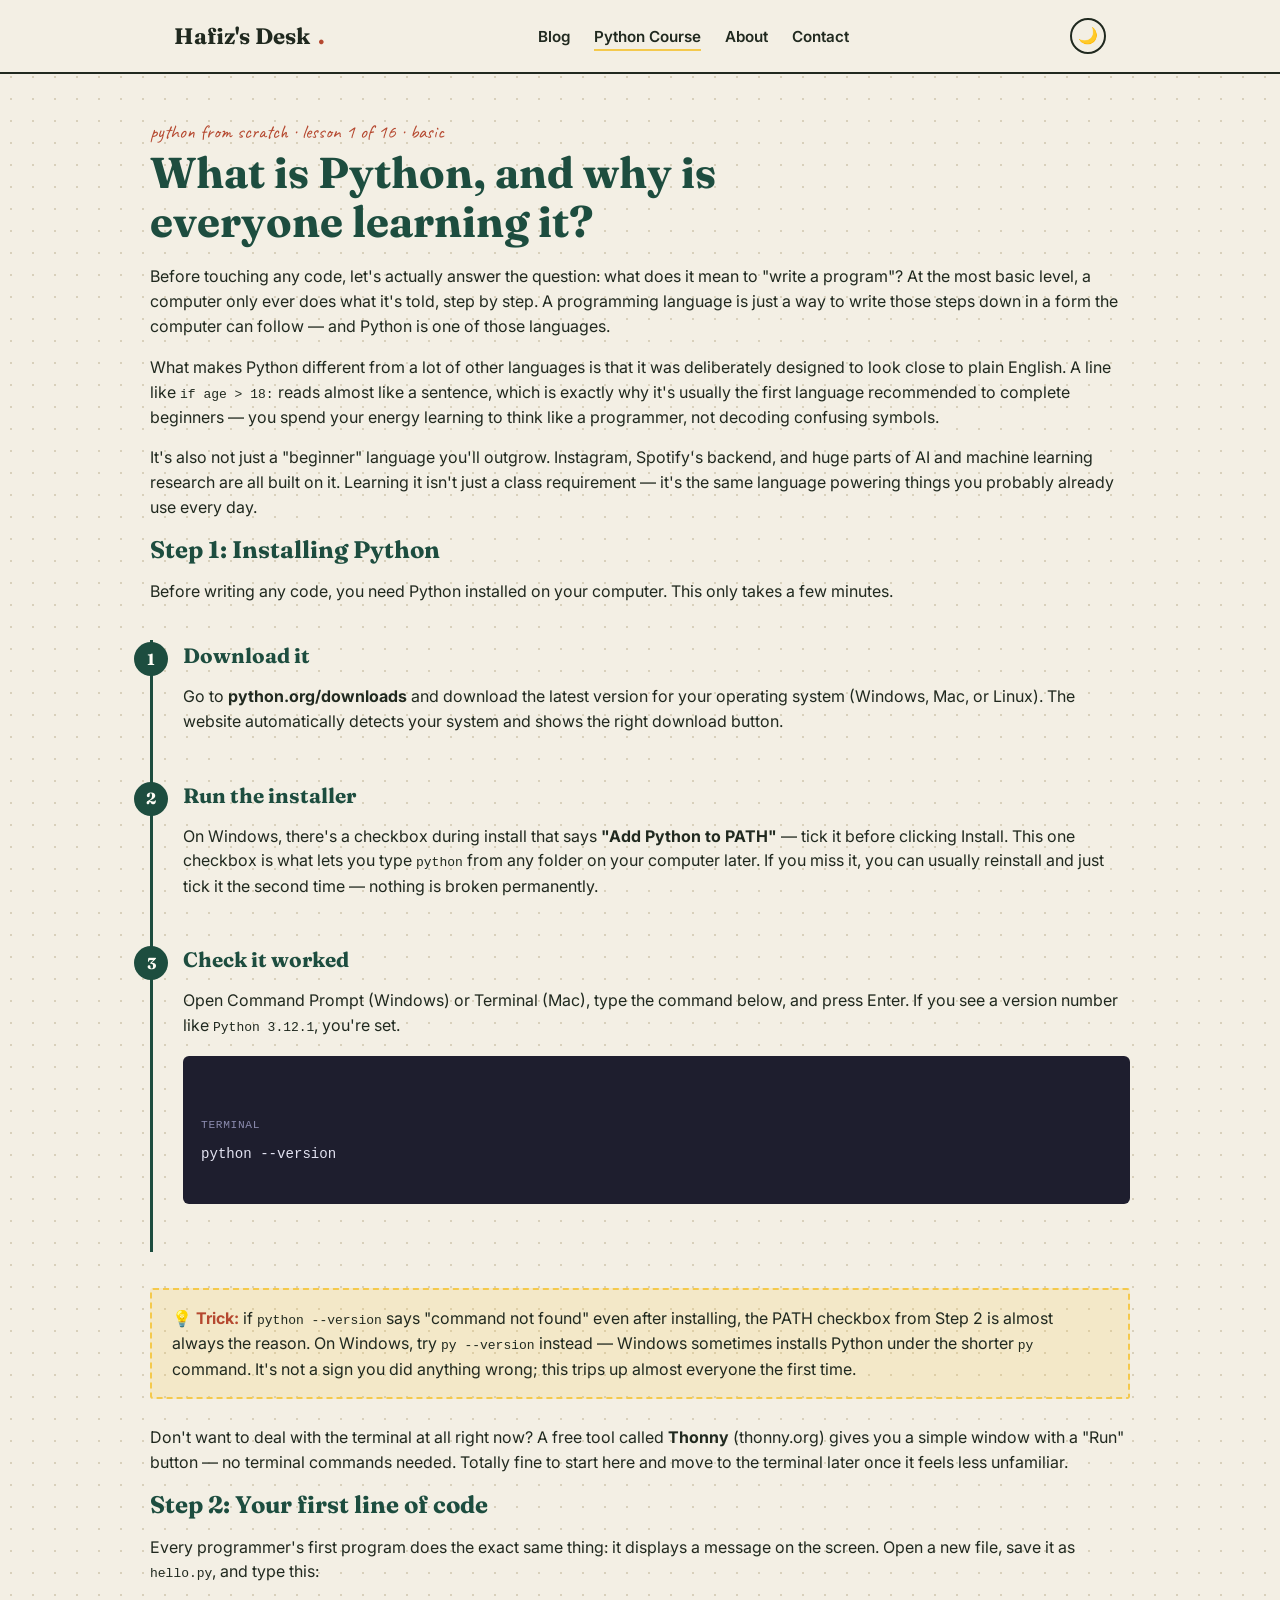
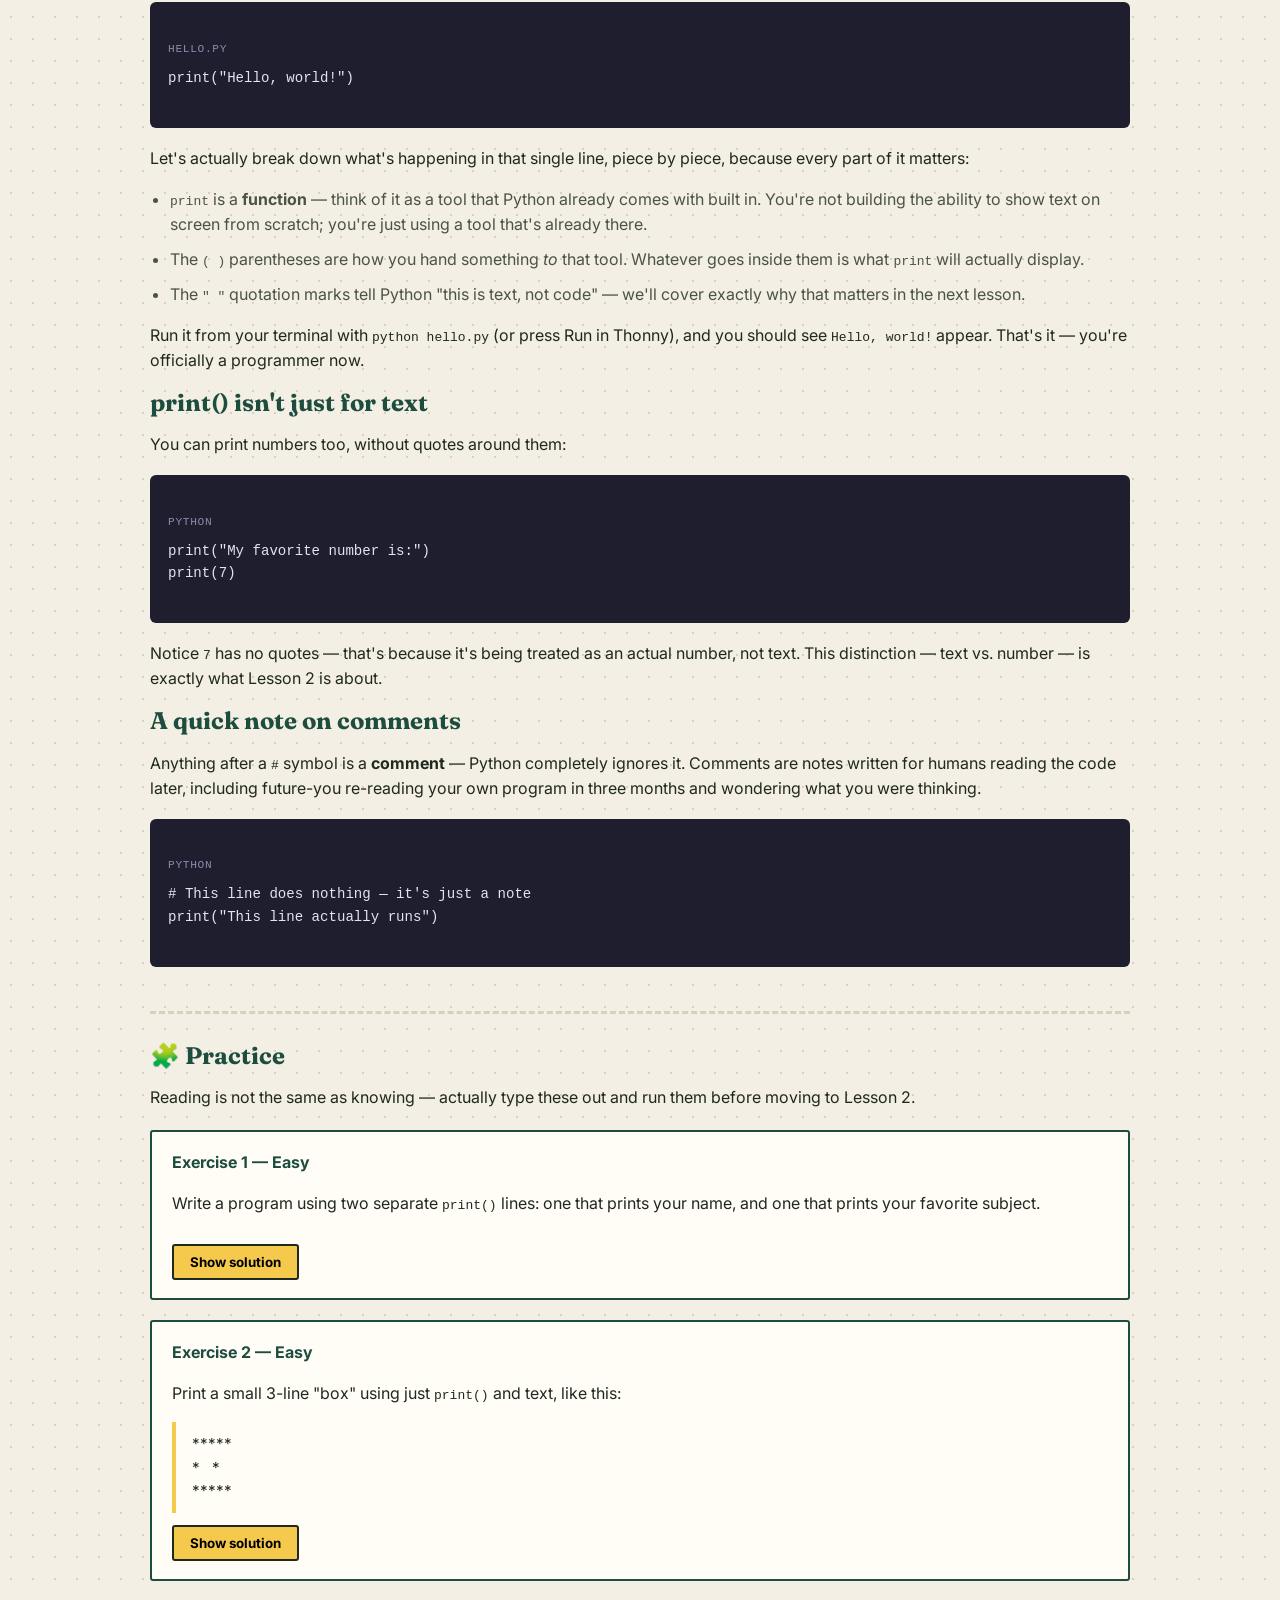
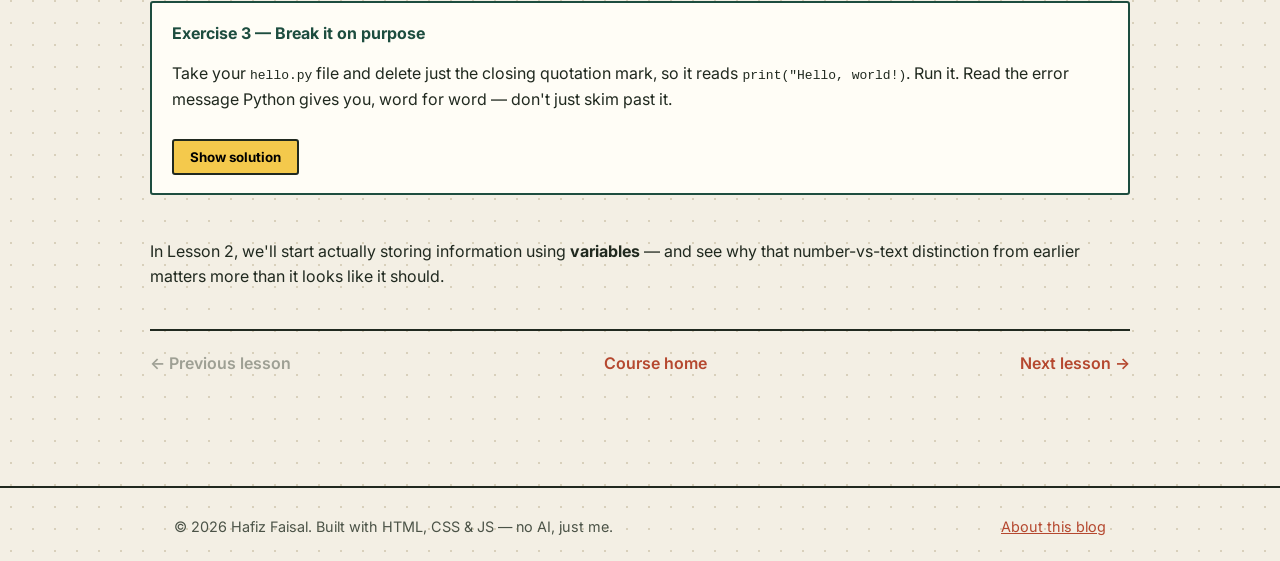
<file: python-course/01-what-is-python.html>
<!DOCTYPE html>
<html lang="en">
<head>
  <meta charset="UTF-8">
  <meta name="viewport" content="width=device-width, initial-scale=1.0">
  <title>Lesson 1: What is Python & installing it — Hafiz's Desk</title>
  <link rel="stylesheet" href="../style.css">
</head>
<body>

  <div class="progress-bar" id="progress-bar"></div>

  <header class="site-header">
    <div class="wrap">
      <a href="../index.html" class="brand">Hafiz's Desk<span class="dot">.</span></a>
      <nav class="site-nav">
        <ul>
          <li><a href="../index.html">Blog</a></li>
          <li><a href="index.html" class="active">Python Course</a></li>
          <li><a href="../about.html">About</a></li>
          <li><a href="../contact.html">Contact</a></li>
        </ul>
      </nav>
      <button id="theme-toggle" type="button" aria-label="Toggle dark mode">🌙</button>
    </div>
  </header>

  <main>
    <article class="post wrap">
      <span class="eyebrow">python from scratch · lesson 1 of 16 · basic</span>
      <h1>What is Python, and why is everyone learning it?</h1>

      <p>
        Before touching any code, let's actually answer the question: what
        does it mean to "write a program"? At the most basic level, a
        computer only ever does what it's told, step by step. A
        programming language is just a way to write those steps down in a
        form the computer can follow — and Python is one of those
        languages.
      </p>

      <p>
        What makes Python different from a lot of other languages is that
        it was deliberately designed to look close to plain English. A
        line like <code>if age &gt; 18:</code> reads almost like a
        sentence, which is exactly why it's usually the first language
        recommended to complete beginners — you spend your energy learning
        to think like a programmer, not decoding confusing symbols.
      </p>

      <p>
        It's also not just a "beginner" language you'll outgrow. Instagram,
        Spotify's backend, and huge parts of AI and machine learning
        research are all built on it. Learning it isn't just a class
        requirement — it's the same language powering things you probably
        already use every day.
      </p>

      <h2>Step 1: Installing Python</h2>
      <p>
        Before writing any code, you need Python installed on your
        computer. This only takes a few minutes.
      </p>
      <ol class="layer-list">
        <li>
          <span class="num">1</span>
          <h2>Download it</h2>
          <p>Go to <strong>python.org/downloads</strong> and download the latest version for your operating system (Windows, Mac, or Linux). The website automatically detects your system and shows the right download button.</p>
        </li>
        <li>
          <span class="num">2</span>
          <h2>Run the installer</h2>
          <p>On Windows, there's a checkbox during install that says <strong>"Add Python to PATH"</strong> — tick it before clicking Install. This one checkbox is what lets you type <code>python</code> from any folder on your computer later. If you miss it, you can usually reinstall and just tick it the second time — nothing is broken permanently.</p>
        </li>
        <li>
          <span class="num">3</span>
          <h2>Check it worked</h2>
          <p>Open Command Prompt (Windows) or Terminal (Mac), type the command below, and press Enter. If you see a version number like <code>Python 3.12.1</code>, you're set.</p>
          <div class="codeblock">
            <span class="label">terminal</span>python --version
          </div>
        </li>
      </ol>

      <div class="trick-box">
        <strong>💡 Trick:</strong> if <code>python --version</code> says
        "command not found" even after installing, the PATH checkbox from
        Step 2 is almost always the reason. On Windows, try
        <code>py --version</code> instead — Windows sometimes installs
        Python under the shorter <code>py</code> command. It's not a sign
        you did anything wrong; this trips up almost everyone the first
        time.
      </div>

      <p>
        Don't want to deal with the terminal at all right now? A free tool
        called <strong>Thonny</strong> (thonny.org) gives you a simple
        window with a "Run" button — no terminal commands needed. Totally
        fine to start here and move to the terminal later once it feels
        less unfamiliar.
      </p>

      <h2>Step 2: Your first line of code</h2>
      <p>
        Every programmer's first program does the exact same thing: it
        displays a message on the screen. Open a new file, save it as
        <code>hello.py</code>, and type this:
      </p>
      <div class="codeblock">
<span class="label">hello.py</span>print("Hello, world!")
      </div>
      <p>
        Let's actually break down what's happening in that single line,
        piece by piece, because every part of it matters:
      </p>
      <ul style="padding-left: 20px; color: var(--ink-soft);">
        <li style="margin-bottom:10px;"><code>print</code> is a
        <strong>function</strong> — think of it as a tool that Python
        already comes with built in. You're not building the ability to
        show text on screen from scratch; you're just using a tool that's
        already there.</li>
        <li style="margin-bottom:10px;">The <code>( )</code> parentheses
        are how you hand something <em>to</em> that tool. Whatever goes
        inside them is what <code>print</code> will actually display.</li>
        <li>The <code>" "</code> quotation marks tell Python "this is
        text, not code" — we'll cover exactly why that matters in the next
        lesson.</li>
      </ul>
      <p>
        Run it from your terminal with <code>python hello.py</code> (or
        press Run in Thonny), and you should see
        <code>Hello, world!</code> appear. That's it — you're officially a
        programmer now.
      </p>

      <h2>print() isn't just for text</h2>
      <p>
        You can print numbers too, without quotes around them:
      </p>
      <div class="codeblock">
<span class="label">python</span>print("My favorite number is:")
print(7)
      </div>
      <p>
        Notice <code>7</code> has no quotes — that's because it's being
        treated as an actual number, not text. This distinction — text vs.
        number — is exactly what Lesson 2 is about.
      </p>

      <h2>A quick note on comments</h2>
      <p>
        Anything after a <code>#</code> symbol is a <strong>comment</strong>
        — Python completely ignores it. Comments are notes written for
        humans reading the code later, including future-you re-reading
        your own program in three months and wondering what you were
        thinking.
      </p>
      <div class="codeblock">
<span class="label">python</span># This line does nothing — it's just a note
print("This line actually runs")
      </div>

      <div class="practice-section">
        <h2>🧩 Practice</h2>
        <p>Reading is not the same as knowing — actually type these out and run them before moving to Lesson 2.</p>

        <div class="exercise-box">
          <span class="exercise-title">Exercise 1 — Easy</span>
          <p>Write a program using two separate <code>print()</code> lines: one that prints your name, and one that prints your favorite subject.</p>
          <button class="reveal-btn" type="button">Show solution</button>
          <div class="reveal-content">
            <div class="codeblock">
<span class="label">python</span>print("Hafiz")
print("Computer Science")
            </div>
          </div>
        </div>

        <div class="exercise-box">
          <span class="exercise-title">Exercise 2 — Easy</span>
          <p>Print a small 3-line "box" using just <code>print()</code> and text, like this:</p>
          <div class="example">
            *****<br>
            *&nbsp;&nbsp;&nbsp;*<br>
            *****
          </div>
          <button class="reveal-btn" type="button">Show solution</button>
          <div class="reveal-content">
            <div class="codeblock">
<span class="label">python</span>print("*****")
print("*   *")
print("*****")
            </div>
          </div>
        </div>

        <div class="exercise-box">
          <span class="exercise-title">Exercise 3 — Break it on purpose</span>
          <p>
            Take your <code>hello.py</code> file and delete just the
            closing quotation mark, so it reads
            <code>print("Hello, world!)</code>. Run it. Read the error
            message Python gives you, word for word — don't just skim past
            it.
          </p>
          <button class="reveal-btn" type="button">Show solution</button>
          <div class="reveal-content">
            <p>
              You should see something like
              <code>SyntaxError: unterminated string literal</code>. Don't
              panic at error messages — Python is actually telling you
              exactly what's wrong and often the line number too. Learning
              to read errors calmly, instead of assuming everything's
              broken, is one of the most useful skills in this entire
              course.
            </p>
          </div>
        </div>
      </div>

      <p>
        In Lesson 2, we'll start actually storing information using
        <strong>variables</strong> — and see why that number-vs-text
        distinction from earlier matters more than it looks like it
        should.
      </p>

      <div class="lesson-nav">
        <span class="disabled">&larr; Previous lesson</span>
        <a href="index.html">Course home</a>
        <a href="02-variables-data-types.html">Next lesson &rarr;</a>
      </div>

      <!-- Comments load in here via script.js -->
      <div id="giscus-container" style="margin-top: 20px;"></div>
    </article>
  </main>

  <footer class="site-footer">
    <div class="wrap">
      <span>&copy; 2026 Hafiz Faisal. Built with HTML, CSS &amp; JS — no AI, just me.</span>
      <span><a href="../about.html">About this blog</a></span>
    </div>
  </footer>

  <script src="../script.js"></script>
</body>
</html>
</file>
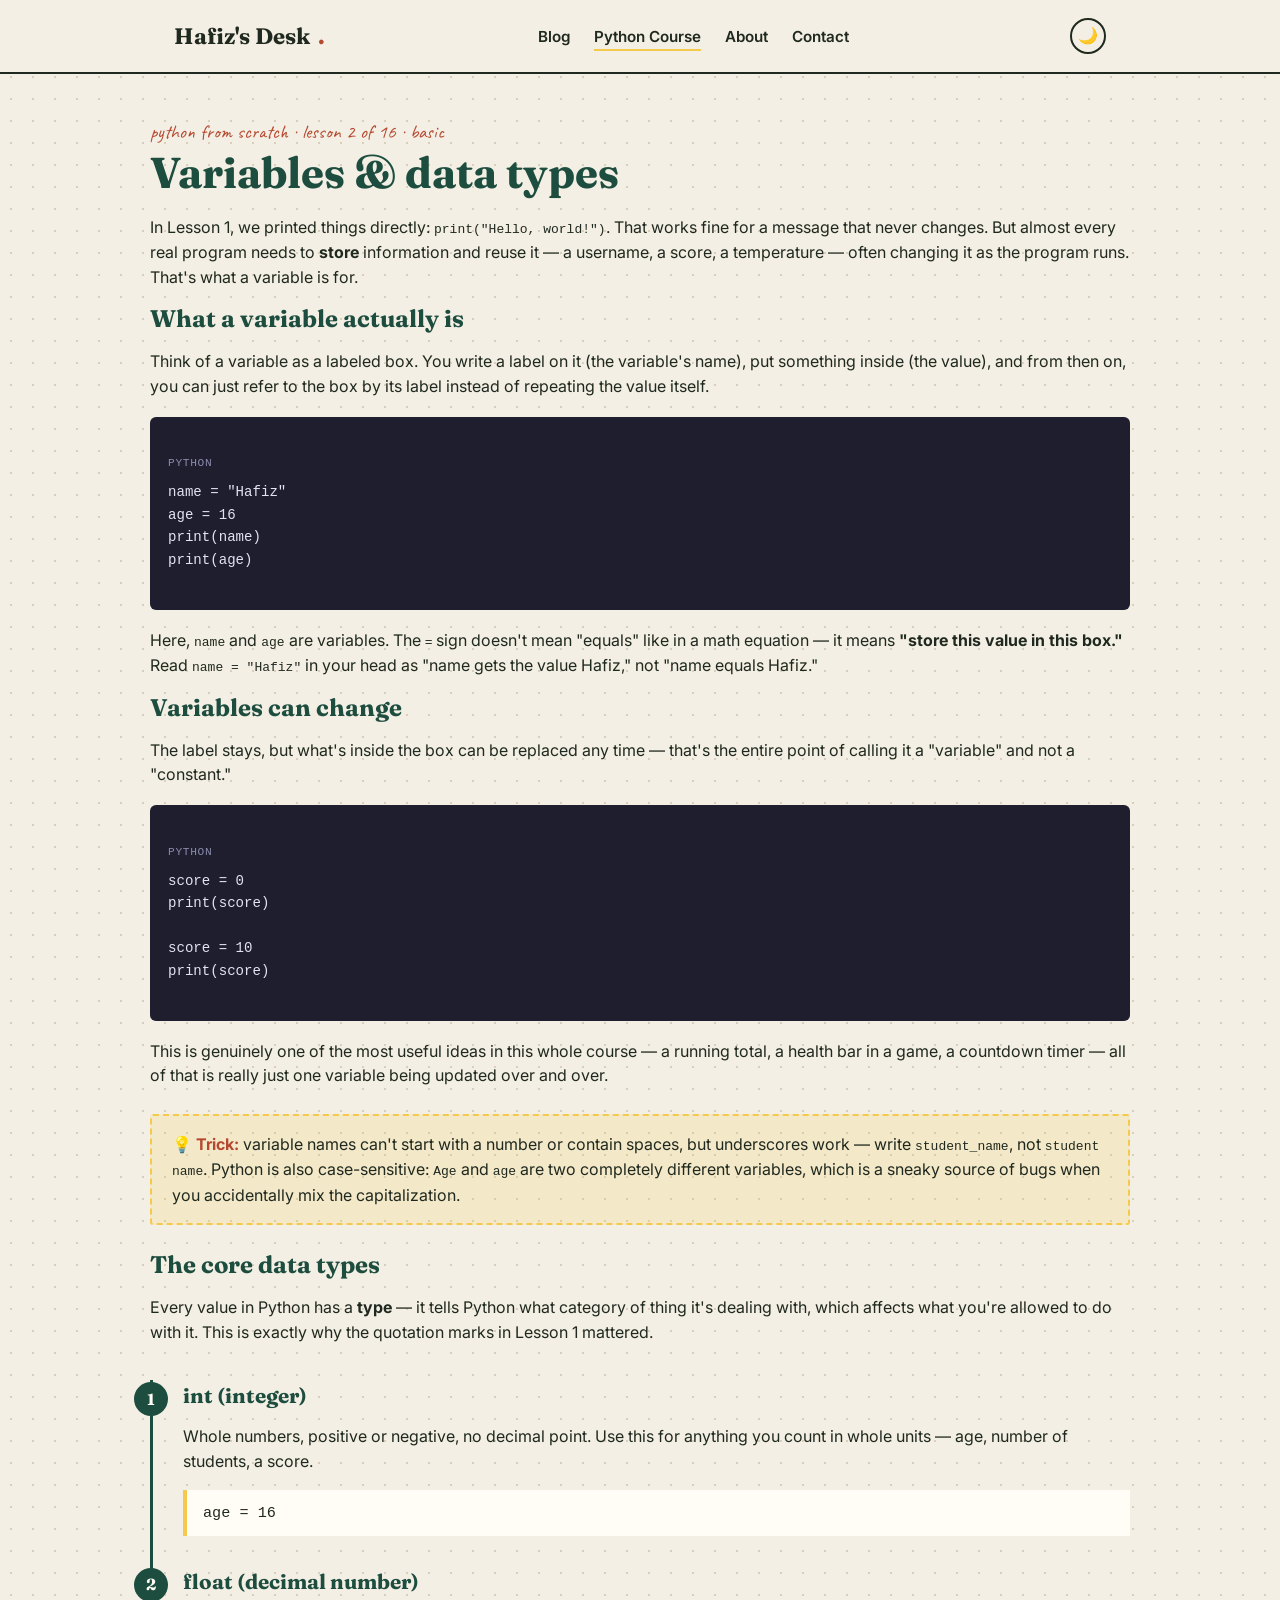
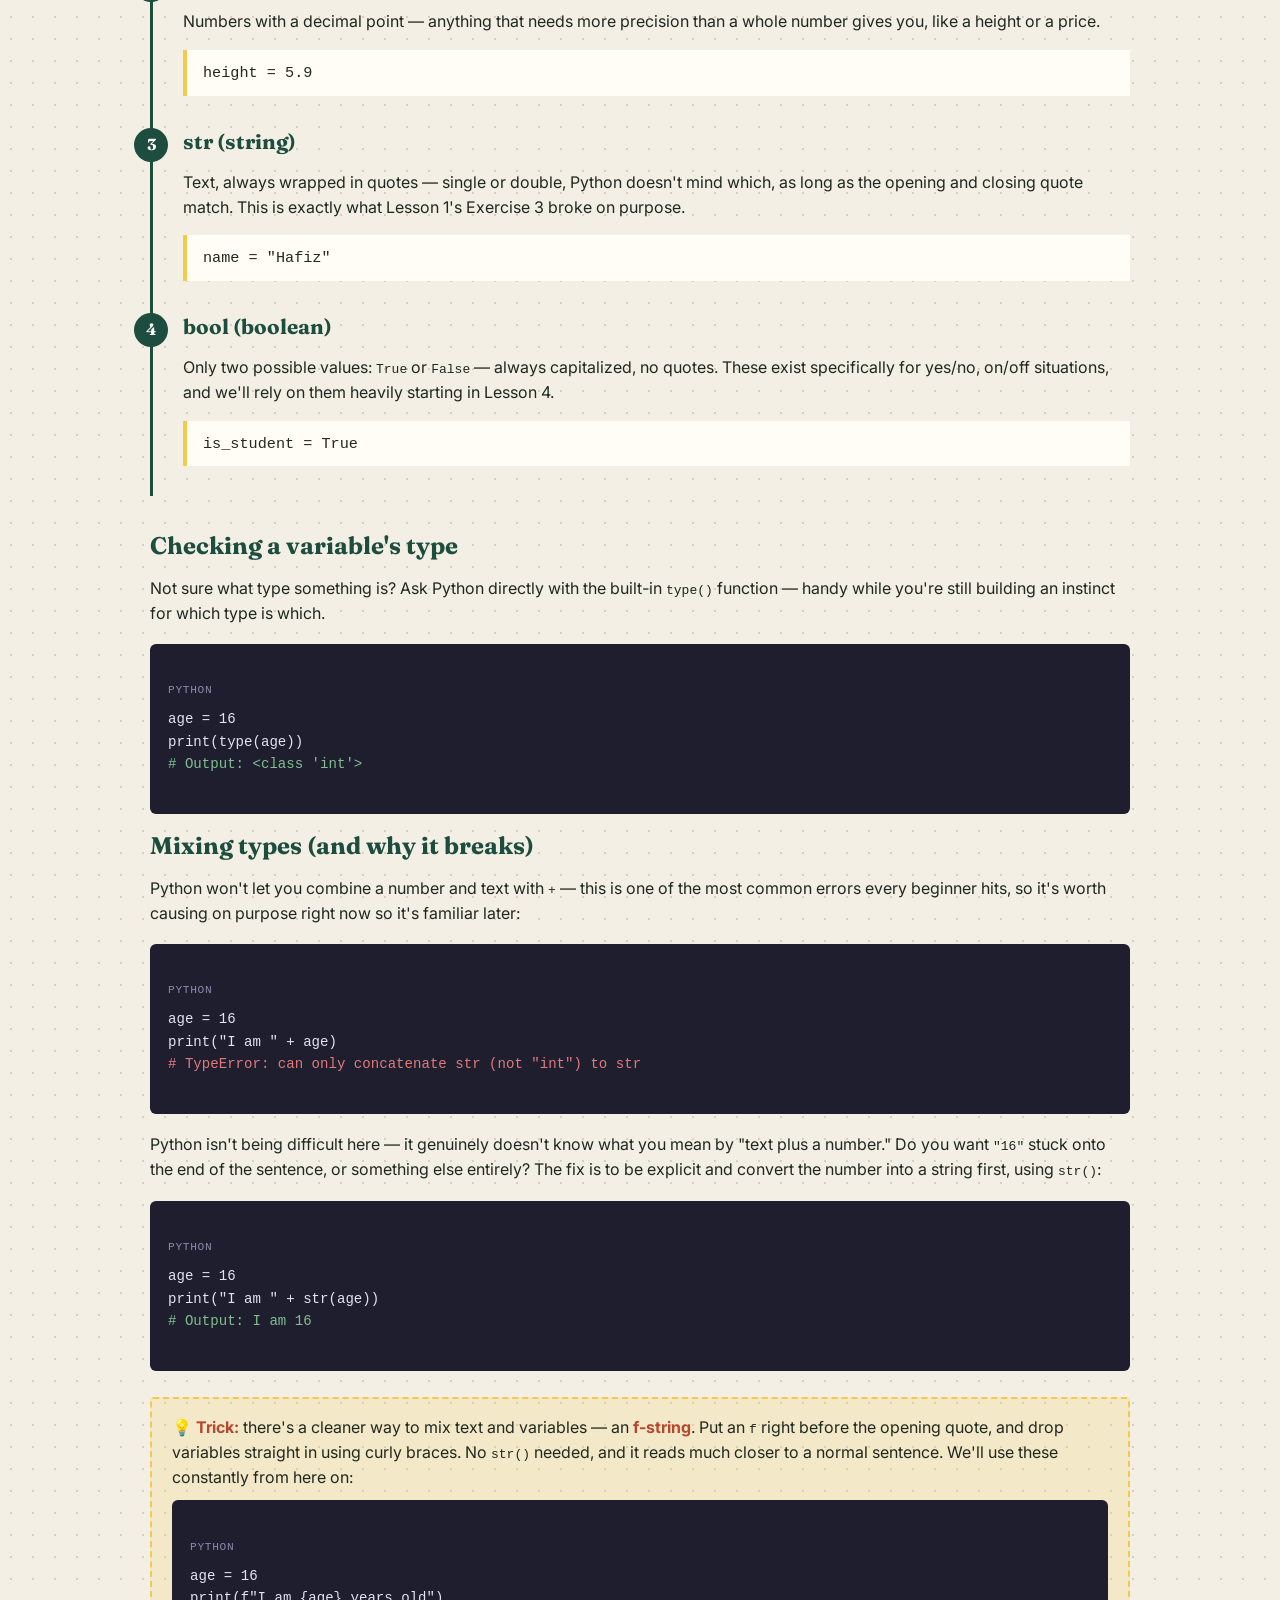
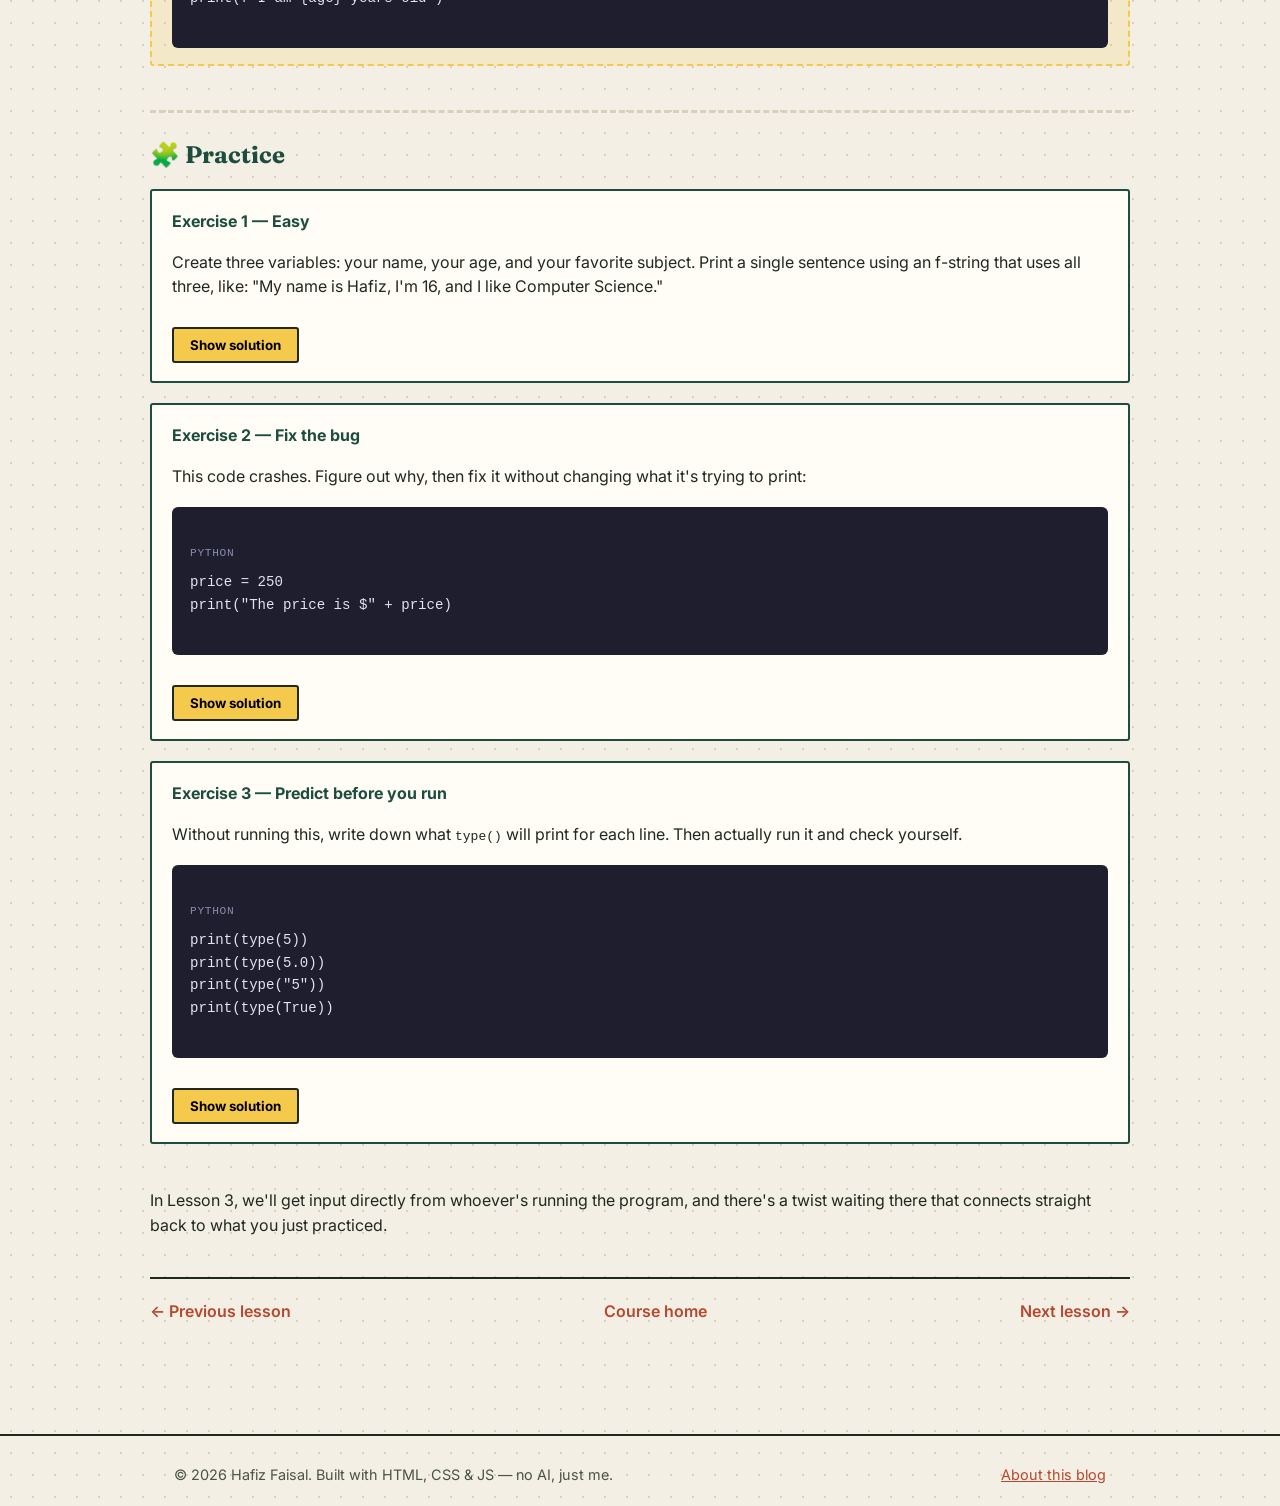
<file: python-course/02-variables-data-types.html>
<!DOCTYPE html>
<html lang="en">
<head>
  <meta charset="UTF-8">
  <meta name="viewport" content="width=device-width, initial-scale=1.0">
  <title>Lesson 2: Variables & Data Types — Hafiz's Desk</title>
  <link rel="stylesheet" href="../style.css">
</head>
<body>

  <div class="progress-bar" id="progress-bar"></div>

  <header class="site-header">
    <div class="wrap">
      <a href="../index.html" class="brand">Hafiz's Desk<span class="dot">.</span></a>
      <nav class="site-nav">
        <ul>
          <li><a href="../index.html">Blog</a></li>
          <li><a href="index.html" class="active">Python Course</a></li>
          <li><a href="../about.html">About</a></li>
          <li><a href="../contact.html">Contact</a></li>
        </ul>
      </nav>
      <button id="theme-toggle" type="button" aria-label="Toggle dark mode">🌙</button>
    </div>
  </header>

  <main>
    <article class="post wrap">
      <span class="eyebrow">python from scratch · lesson 2 of 16 · basic</span>
      <h1>Variables & data types</h1>

      <p>
        In Lesson 1, we printed things directly:
        <code>print("Hello, world!")</code>. That works fine for a message
        that never changes. But almost every real program needs to
        <strong>store</strong> information and reuse it — a username, a
        score, a temperature — often changing it as the program runs.
        That's what a variable is for.
      </p>

      <h2>What a variable actually is</h2>
      <p>
        Think of a variable as a labeled box. You write a label on it (the
        variable's name), put something inside (the value), and from then
        on, you can just refer to the box by its label instead of
        repeating the value itself.
      </p>

      <div class="codeblock">
<span class="label">python</span>name = "Hafiz"
age = 16
print(name)
print(age)
      </div>

      <p>
        Here, <code>name</code> and <code>age</code> are variables. The
        <code>=</code> sign doesn't mean "equals" like in a math equation —
        it means <strong>"store this value in this box."</strong> Read
        <code>name = "Hafiz"</code> in your head as "name gets the value
        Hafiz," not "name equals Hafiz."
      </p>

      <h2>Variables can change</h2>
      <p>
        The label stays, but what's inside the box can be replaced any
        time — that's the entire point of calling it a "variable" and not
        a "constant."
      </p>
      <div class="codeblock">
<span class="label">python</span>score = 0
print(score)

score = 10
print(score)
      </div>
      <p>
        This is genuinely one of the most useful ideas in this whole
        course — a running total, a health bar in a game, a countdown
        timer — all of that is really just one variable being updated
        over and over.
      </p>

      <div class="trick-box">
        <strong>💡 Trick:</strong> variable names can't start with a number
        or contain spaces, but underscores work — write
        <code>student_name</code>, not <code>student name</code>. Python
        is also case-sensitive: <code>Age</code> and <code>age</code> are
        two completely different variables, which is a sneaky source of
        bugs when you accidentally mix the capitalization.
      </div>

      <h2>The core data types</h2>
      <p>
        Every value in Python has a <strong>type</strong> — it tells
        Python what category of thing it's dealing with, which affects
        what you're allowed to do with it. This is exactly why the
        quotation marks in Lesson 1 mattered.
      </p>

      <ol class="layer-list">
        <li>
          <span class="num">1</span>
          <h2>int (integer)</h2>
          <p>Whole numbers, positive or negative, no decimal point. Use this for anything you count in whole units — age, number of students, a score.</p>
          <div class="example"><code>age = 16</code></div>
        </li>

        <li>
          <span class="num">2</span>
          <h2>float (decimal number)</h2>
          <p>Numbers with a decimal point — anything that needs more precision than a whole number gives you, like a height or a price.</p>
          <div class="example"><code>height = 5.9</code></div>
        </li>

        <li>
          <span class="num">3</span>
          <h2>str (string)</h2>
          <p>Text, always wrapped in quotes — single or double, Python doesn't mind which, as long as the opening and closing quote match. This is exactly what Lesson 1's Exercise 3 broke on purpose.</p>
          <div class="example"><code>name = "Hafiz"</code></div>
        </li>

        <li>
          <span class="num">4</span>
          <h2>bool (boolean)</h2>
          <p>Only two possible values: <code>True</code> or <code>False</code> — always capitalized, no quotes. These exist specifically for yes/no, on/off situations, and we'll rely on them heavily starting in Lesson 4.</p>
          <div class="example"><code>is_student = True</code></div>
        </li>
      </ol>

      <h2>Checking a variable's type</h2>
      <p>
        Not sure what type something is? Ask Python directly with the
        built-in <code>type()</code> function — handy while you're still
        building an instinct for which type is which.
      </p>
      <div class="codeblock">
<span class="label">python</span>age = 16
print(type(age))
<span style="color:#7fbf8f;"># Output: &lt;class 'int'&gt;</span>
      </div>

      <h2>Mixing types (and why it breaks)</h2>
      <p>
        Python won't let you combine a number and text with
        <code>+</code> — this is one of the most common errors every
        beginner hits, so it's worth causing on purpose right now so it's
        familiar later:
      </p>
      <div class="codeblock">
<span class="label">python</span>age = 16
print("I am " + age)
<span style="color:#e07a7a;"># TypeError: can only concatenate str (not "int") to str</span>
      </div>
      <p>
        Python isn't being difficult here — it genuinely doesn't know what
        you mean by "text plus a number." Do you want <code>"16"</code>
        stuck onto the end of the sentence, or something else entirely?
        The fix is to be explicit and convert the number into a string
        first, using <code>str()</code>:
      </p>
      <div class="codeblock">
<span class="label">python</span>age = 16
print("I am " + str(age))
<span style="color:#7fbf8f;"># Output: I am 16</span>
      </div>

      <div class="trick-box">
        <strong>💡 Trick:</strong> there's a cleaner way to mix text and
        variables — an <strong>f-string</strong>. Put an <code>f</code>
        right before the opening quote, and drop variables straight in
        using curly braces. No <code>str()</code> needed, and it reads
        much closer to a normal sentence. We'll use these constantly from
        here on:
        <div class="codeblock" style="margin-top:10px; margin-bottom:0;">
<span class="label">python</span>age = 16
print(f"I am {age} years old")
        </div>
      </div>

      <div class="practice-section">
        <h2>🧩 Practice</h2>

        <div class="exercise-box">
          <span class="exercise-title">Exercise 1 — Easy</span>
          <p>Create three variables: your name, your age, and your favorite subject. Print a single sentence using an f-string that uses all three, like: "My name is Hafiz, I'm 16, and I like Computer Science."</p>
          <button class="reveal-btn" type="button">Show solution</button>
          <div class="reveal-content">
            <div class="codeblock">
<span class="label">python</span>name = "Hafiz"
age = 16
favorite_subject = "Computer Science"

print(f"My name is {name}, I'm {age}, and I like {favorite_subject}.")
            </div>
          </div>
        </div>

        <div class="exercise-box">
          <span class="exercise-title">Exercise 2 — Fix the bug</span>
          <p>This code crashes. Figure out why, then fix it without changing what it's trying to print:</p>
          <div class="codeblock">
<span class="label">python</span>price = 250
print("The price is $" + price)
          </div>
          <button class="reveal-btn" type="button">Show solution</button>
          <div class="reveal-content">
            <p>It's the same string-plus-number error from this lesson. Two valid fixes:</p>
            <div class="codeblock">
<span class="label">python (fix 1)</span>price = 250
print("The price is $" + str(price))

<span class="label">python (fix 2 — cleaner)</span>price = 250
print(f"The price is ${price}")
            </div>
          </div>
        </div>

        <div class="exercise-box">
          <span class="exercise-title">Exercise 3 — Predict before you run</span>
          <p>Without running this, write down what <code>type()</code> will print for each line. Then actually run it and check yourself.</p>
          <div class="codeblock">
<span class="label">python</span>print(type(5))
print(type(5.0))
print(type("5"))
print(type(True))
          </div>
          <button class="reveal-btn" type="button">Show solution</button>
          <div class="reveal-content">
            <p>
              <code>&lt;class 'int'&gt;</code>,
              <code>&lt;class 'float'&gt;</code>,
              <code>&lt;class 'str'&gt;</code>,
              <code>&lt;class 'bool'&gt;</code> — note that
              <code>"5"</code> in quotes is text, not a number, even
              though it looks like one to us.
            </p>
          </div>
        </div>
      </div>

      <p>
        In Lesson 3, we'll get input directly from whoever's running the
        program, and there's a twist waiting there that connects straight
        back to what you just practiced.
      </p>

      <div class="lesson-nav">
        <a href="01-what-is-python.html">&larr; Previous lesson</a>
        <a href="index.html">Course home</a>
        <a href="03-input-output-operators.html">Next lesson &rarr;</a>
      </div>

      <!-- Comments load in here via script.js -->
      <div id="giscus-container" style="margin-top: 20px;"></div>
    </article>
  </main>

  <footer class="site-footer">
    <div class="wrap">
      <span>&copy; 2026 Hafiz Faisal. Built with HTML, CSS &amp; JS — no AI, just me.</span>
      <span><a href="../about.html">About this blog</a></span>
    </div>
  </footer>

  <script src="../script.js"></script>
</body>
</html>
</file>
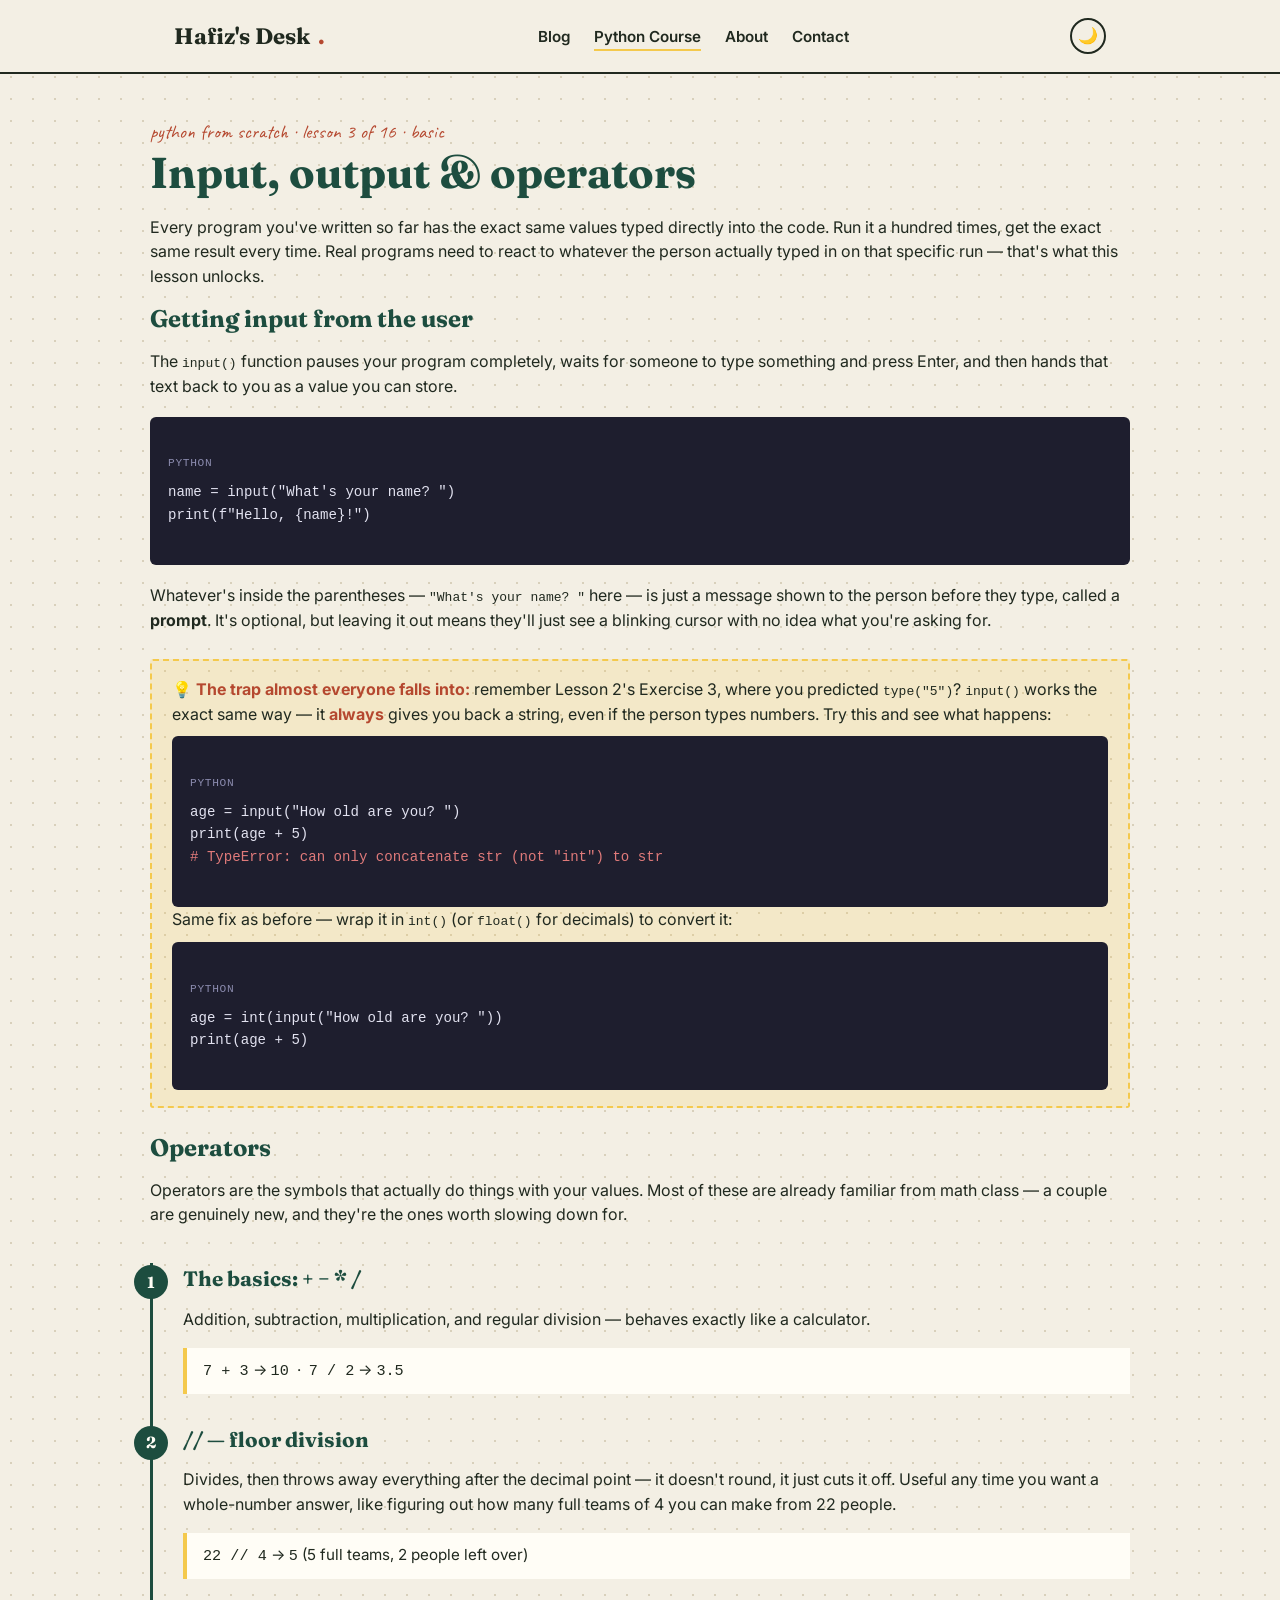
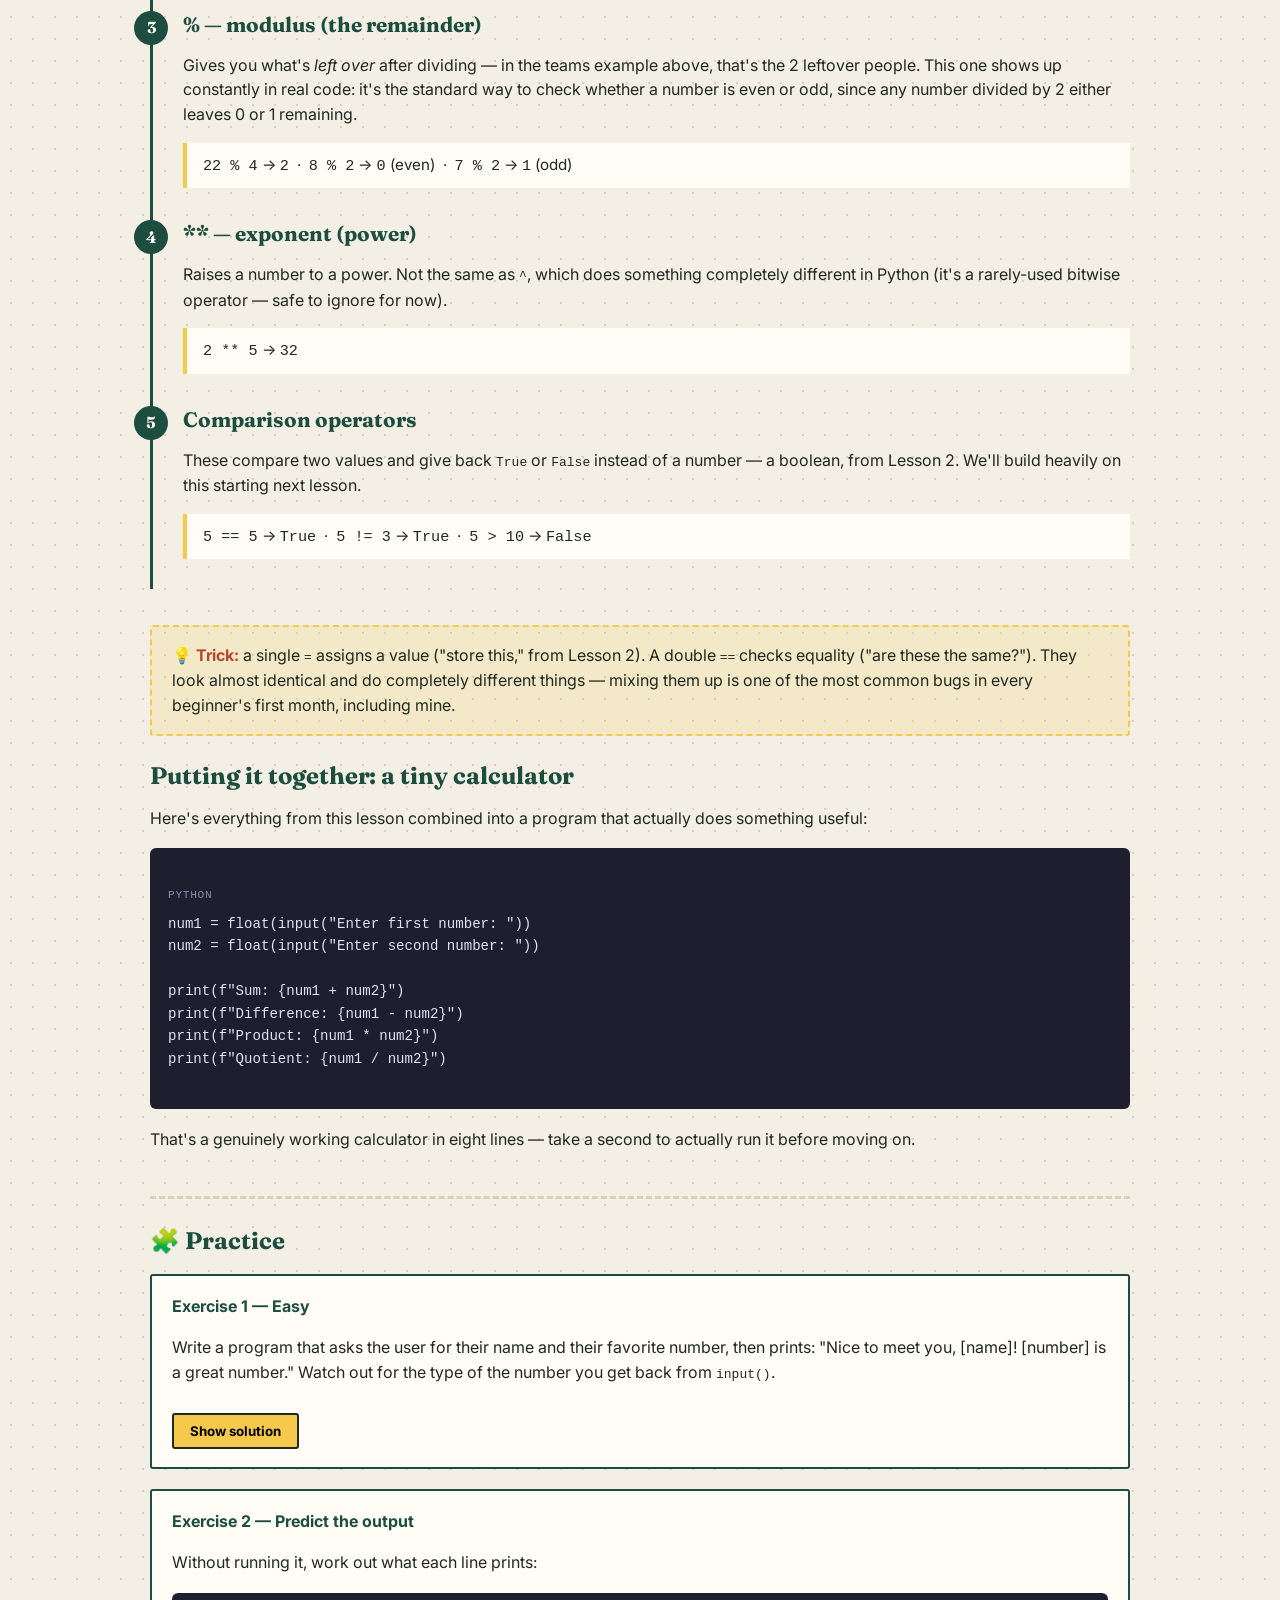
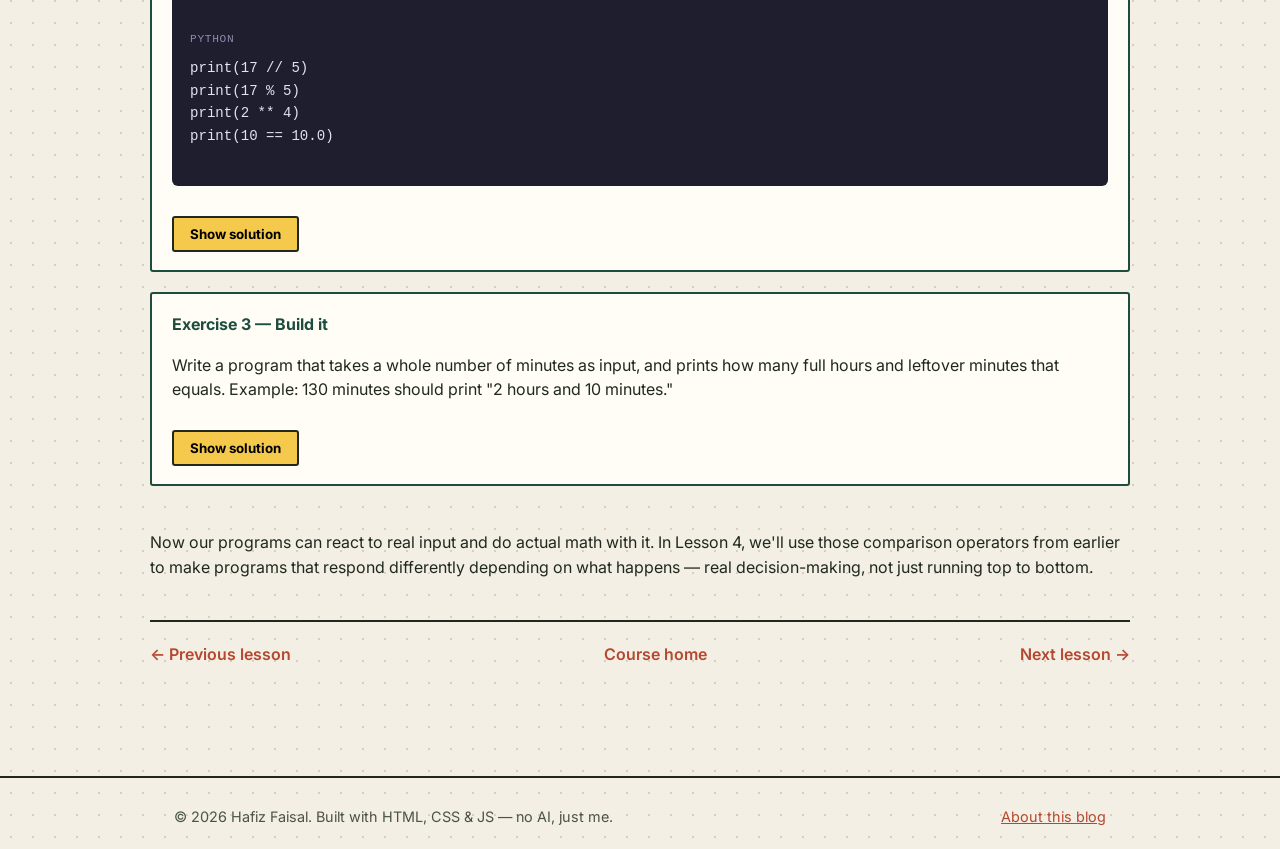
<file: python-course/03-input-output-operators.html>
<!DOCTYPE html>
<html lang="en">
<head>
  <meta charset="UTF-8">
  <meta name="viewport" content="width=device-width, initial-scale=1.0">
  <title>Lesson 3: Input, Output & Operators — Hafiz's Desk</title>
  <link rel="stylesheet" href="../style.css">
</head>
<body>

  <div class="progress-bar" id="progress-bar"></div>

  <header class="site-header">
    <div class="wrap">
      <a href="../index.html" class="brand">Hafiz's Desk<span class="dot">.</span></a>
      <nav class="site-nav">
        <ul>
          <li><a href="../index.html">Blog</a></li>
          <li><a href="index.html" class="active">Python Course</a></li>
          <li><a href="../about.html">About</a></li>
          <li><a href="../contact.html">Contact</a></li>
        </ul>
      </nav>
      <button id="theme-toggle" type="button" aria-label="Toggle dark mode">🌙</button>
    </div>
  </header>

  <main>
    <article class="post wrap">
      <span class="eyebrow">python from scratch · lesson 3 of 16 · basic</span>
      <h1>Input, output & operators</h1>

      <p>
        Every program you've written so far has the exact same values
        typed directly into the code. Run it a hundred times, get the
        exact same result every time. Real programs need to react to
        whatever the person actually typed in on that specific run —
        that's what this lesson unlocks.
      </p>

      <h2>Getting input from the user</h2>
      <p>
        The <code>input()</code> function pauses your program completely,
        waits for someone to type something and press Enter, and then
        hands that text back to you as a value you can store.
      </p>
      <div class="codeblock">
<span class="label">python</span>name = input("What's your name? ")
print(f"Hello, {name}!")
      </div>
      <p>
        Whatever's inside the parentheses — <code>"What's your name? "</code>
        here — is just a message shown to the person before they type,
        called a <strong>prompt</strong>. It's optional, but leaving it
        out means they'll just see a blinking cursor with no idea what
        you're asking for.
      </p>

      <div class="trick-box">
        <strong>💡 The trap almost everyone falls into:</strong>
        remember Lesson 2's Exercise 3, where you predicted
        <code>type("5")</code>? <code>input()</code> works the exact same
        way — it <strong>always</strong> gives you back a string, even if
        the person types numbers. Try this and see what happens:
        <div class="codeblock" style="margin-top:10px; margin-bottom:0;">
<span class="label">python</span>age = input("How old are you? ")
print(age + 5)
<span style="color:#e07a7a;"># TypeError: can only concatenate str (not "int") to str</span>
        </div>
        Same fix as before — wrap it in <code>int()</code> (or
        <code>float()</code> for decimals) to convert it:
        <div class="codeblock" style="margin-top:10px; margin-bottom:0;">
<span class="label">python</span>age = int(input("How old are you? "))
print(age + 5)
        </div>
      </div>

      <h2>Operators</h2>
      <p>
        Operators are the symbols that actually do things with your
        values. Most of these are already familiar from math class — a
        couple are genuinely new, and they're the ones worth slowing down
        for.
      </p>

      <ol class="layer-list">
        <li>
          <span class="num">1</span>
          <h2>The basics: + − * /</h2>
          <p>Addition, subtraction, multiplication, and regular division — behaves exactly like a calculator.</p>
          <div class="example"><code>7 + 3</code> &rarr; <code>10</code> &nbsp;·&nbsp; <code>7 / 2</code> &rarr; <code>3.5</code></div>
        </li>

        <li>
          <span class="num">2</span>
          <h2>// — floor division</h2>
          <p>Divides, then throws away everything after the decimal point — it doesn't round, it just cuts it off. Useful any time you want a whole-number answer, like figuring out how many full teams of 4 you can make from 22 people.</p>
          <div class="example"><code>22 // 4</code> &rarr; <code>5</code> (5 full teams, 2 people left over)</div>
        </li>

        <li>
          <span class="num">3</span>
          <h2>% — modulus (the remainder)</h2>
          <p>Gives you what's <em>left over</em> after dividing — in the teams example above, that's the 2 leftover people. This one shows up constantly in real code: it's the standard way to check whether a number is even or odd, since any number divided by 2 either leaves 0 or 1 remaining.</p>
          <div class="example"><code>22 % 4</code> &rarr; <code>2</code> &nbsp;·&nbsp; <code>8 % 2</code> &rarr; <code>0</code> (even) &nbsp;·&nbsp; <code>7 % 2</code> &rarr; <code>1</code> (odd)</div>
        </li>

        <li>
          <span class="num">4</span>
          <h2>** — exponent (power)</h2>
          <p>Raises a number to a power. Not the same as <code>^</code>, which does something completely different in Python (it's a rarely-used bitwise operator — safe to ignore for now).</p>
          <div class="example"><code>2 ** 5</code> &rarr; <code>32</code></div>
        </li>

        <li>
          <span class="num">5</span>
          <h2>Comparison operators</h2>
          <p>These compare two values and give back <code>True</code> or <code>False</code> instead of a number — a boolean, from Lesson 2. We'll build heavily on this starting next lesson.</p>
          <div class="example"><code>5 == 5</code> &rarr; <code>True</code> &nbsp;·&nbsp; <code>5 != 3</code> &rarr; <code>True</code> &nbsp;·&nbsp; <code>5 &gt; 10</code> &rarr; <code>False</code></div>
        </li>
      </ol>

      <div class="trick-box">
        <strong>💡 Trick:</strong> a single <code>=</code> assigns a value
        ("store this," from Lesson 2). A double <code>==</code> checks
        equality ("are these the same?"). They look almost identical and
        do completely different things — mixing them up is one of the
        most common bugs in every beginner's first month, including mine.
      </div>

      <h2>Putting it together: a tiny calculator</h2>
      <p>
        Here's everything from this lesson combined into a program that
        actually does something useful:
      </p>
      <div class="codeblock">
<span class="label">python</span>num1 = float(input("Enter first number: "))
num2 = float(input("Enter second number: "))

print(f"Sum: {num1 + num2}")
print(f"Difference: {num1 - num2}")
print(f"Product: {num1 * num2}")
print(f"Quotient: {num1 / num2}")
      </div>
      <p>
        That's a genuinely working calculator in eight lines — take a
        second to actually run it before moving on.
      </p>

      <div class="practice-section">
        <h2>🧩 Practice</h2>

        <div class="exercise-box">
          <span class="exercise-title">Exercise 1 — Easy</span>
          <p>Write a program that asks the user for their name and their favorite number, then prints: "Nice to meet you, [name]! [number] is a great number." Watch out for the type of the number you get back from <code>input()</code>.</p>
          <button class="reveal-btn" type="button">Show solution</button>
          <div class="reveal-content">
            <div class="codeblock">
<span class="label">python</span>name = input("What's your name? ")
number = input("What's your favorite number? ")

print(f"Nice to meet you, {name}! {number} is a great number.")
            </div>
            <p style="margin-top:10px;">Note: you don't actually need to convert <code>number</code> to an <code>int</code> here — you're only printing it inside an f-string, not doing math with it, so a string works perfectly fine.</p>
          </div>
        </div>

        <div class="exercise-box">
          <span class="exercise-title">Exercise 2 — Predict the output</span>
          <p>Without running it, work out what each line prints:</p>
          <div class="codeblock">
<span class="label">python</span>print(17 // 5)
print(17 % 5)
print(2 ** 4)
print(10 == 10.0)
          </div>
          <button class="reveal-btn" type="button">Show solution</button>
          <div class="reveal-content">
            <p>
              <code>3</code> (17 divided by 5 is 3 whole times),
              <code>2</code> (2 left over),
              <code>16</code>,
              <code>True</code> — Python treats <code>10</code> and
              <code>10.0</code> as equal in value even though one's an int
              and the other's a float.
            </p>
          </div>
        </div>

        <div class="exercise-box">
          <span class="exercise-title">Exercise 3 — Build it</span>
          <p>Write a program that takes a whole number of minutes as input, and prints how many full hours and leftover minutes that equals. Example: 130 minutes should print "2 hours and 10 minutes."</p>
          <button class="reveal-btn" type="button">Show solution</button>
          <div class="reveal-content">
            <div class="codeblock">
<span class="label">python</span>total_minutes = int(input("Enter total minutes: "))

hours = total_minutes // 60
leftover_minutes = total_minutes % 60

print(f"{hours} hours and {leftover_minutes} minutes")
            </div>
          </div>
        </div>
      </div>

      <p>
        Now our programs can react to real input and do actual math with
        it. In Lesson 4, we'll use those comparison operators from earlier
        to make programs that respond differently depending on what
        happens — real decision-making, not just running top to bottom.
      </p>

      <div class="lesson-nav">
        <a href="02-variables-data-types.html">&larr; Previous lesson</a>
        <a href="index.html">Course home</a>
        <a href="04-conditionals.html">Next lesson &rarr;</a>
      </div>

      <!-- Comments load in here via script.js -->
      <div id="giscus-container" style="margin-top: 20px;"></div>
    </article>
  </main>

  <footer class="site-footer">
    <div class="wrap">
      <span>&copy; 2026 Hafiz Faisal. Built with HTML, CSS &amp; JS — no AI, just me.</span>
      <span><a href="../about.html">About this blog</a></span>
    </div>
  </footer>

  <script src="../script.js"></script>
</body>
</html>
</file>
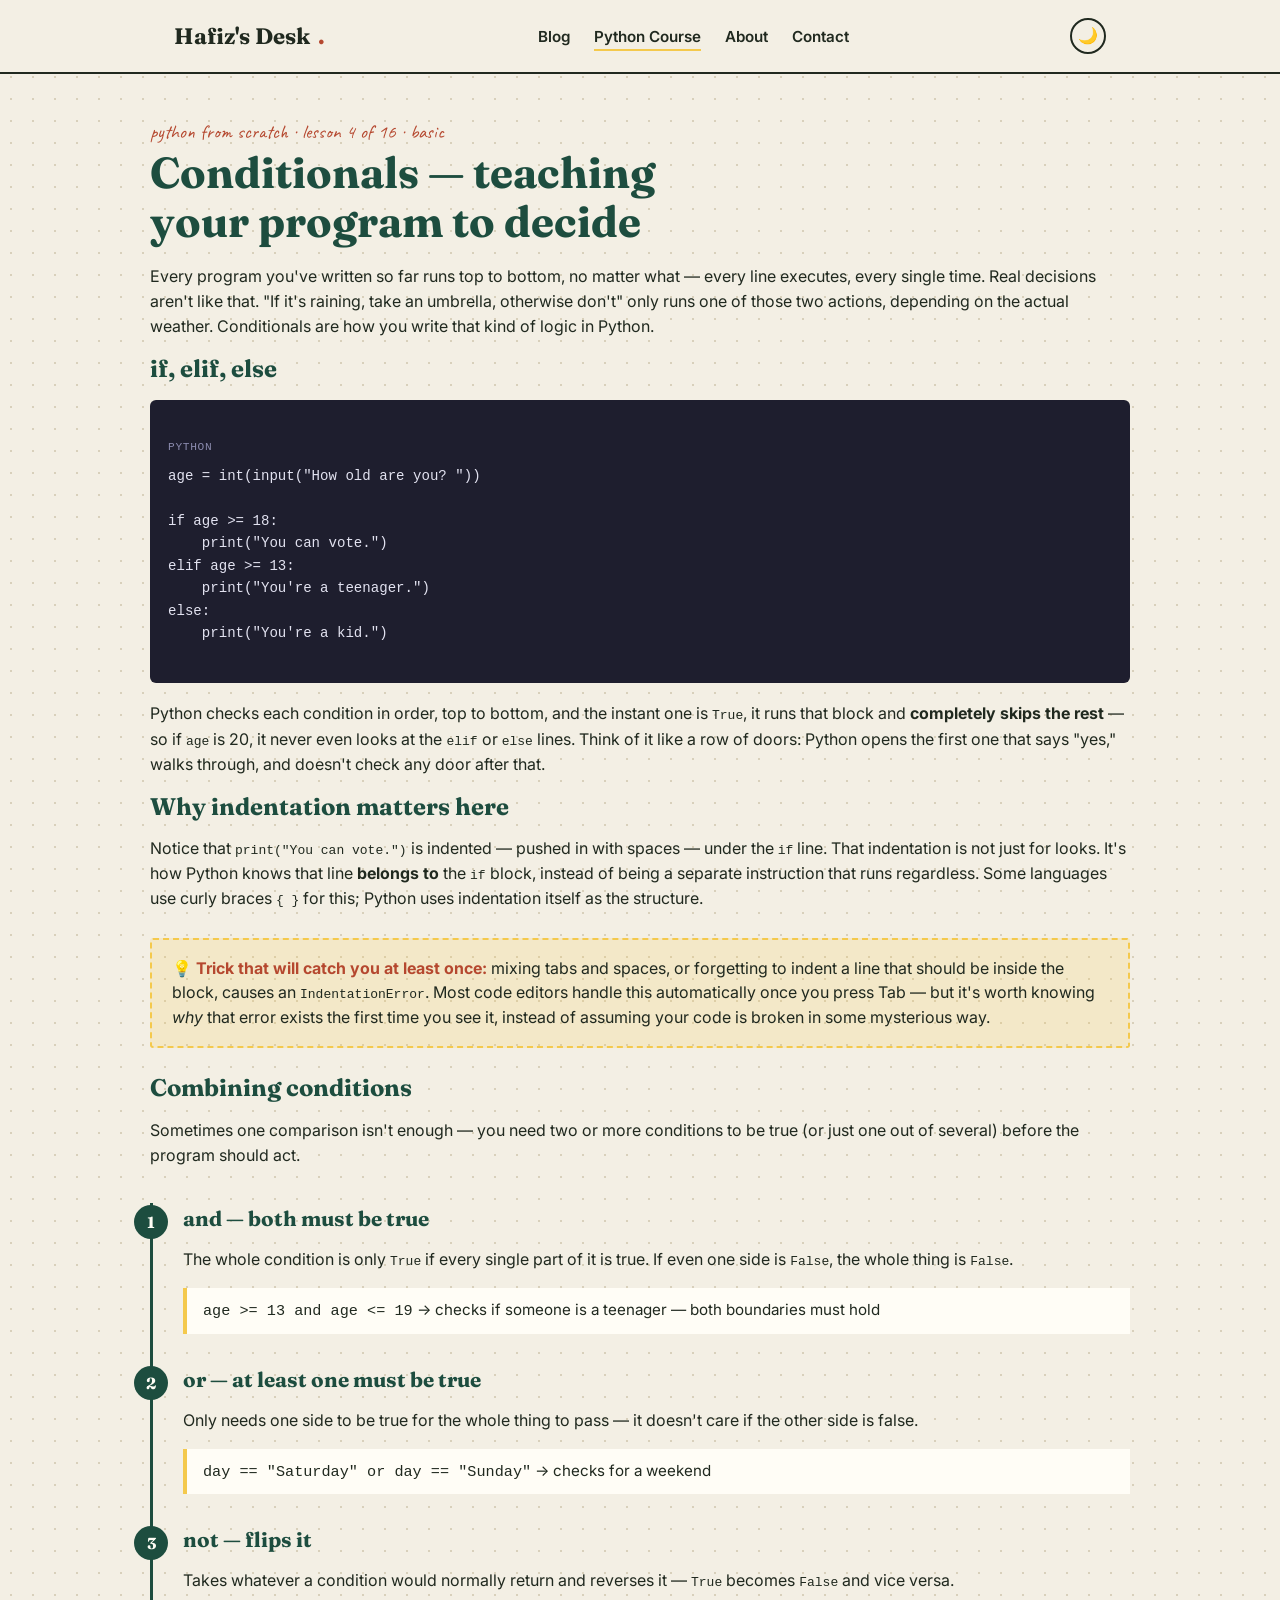
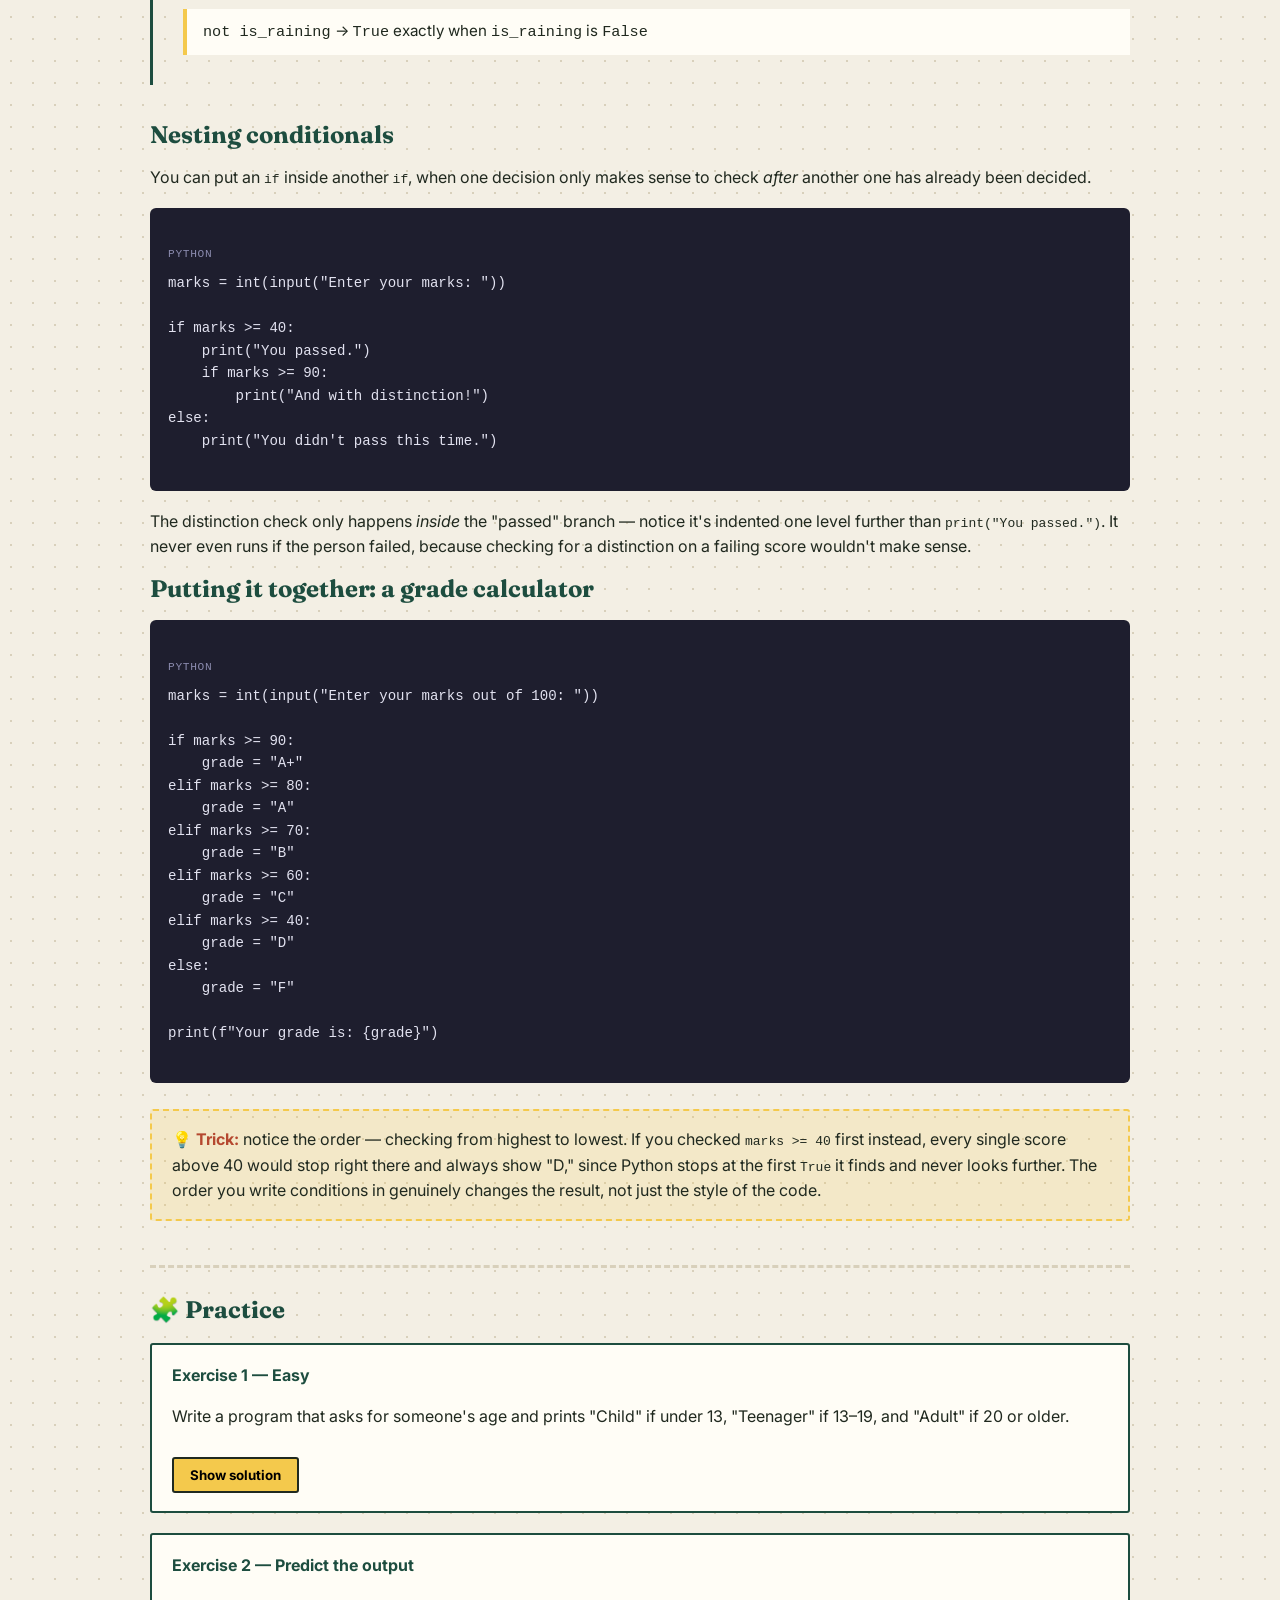
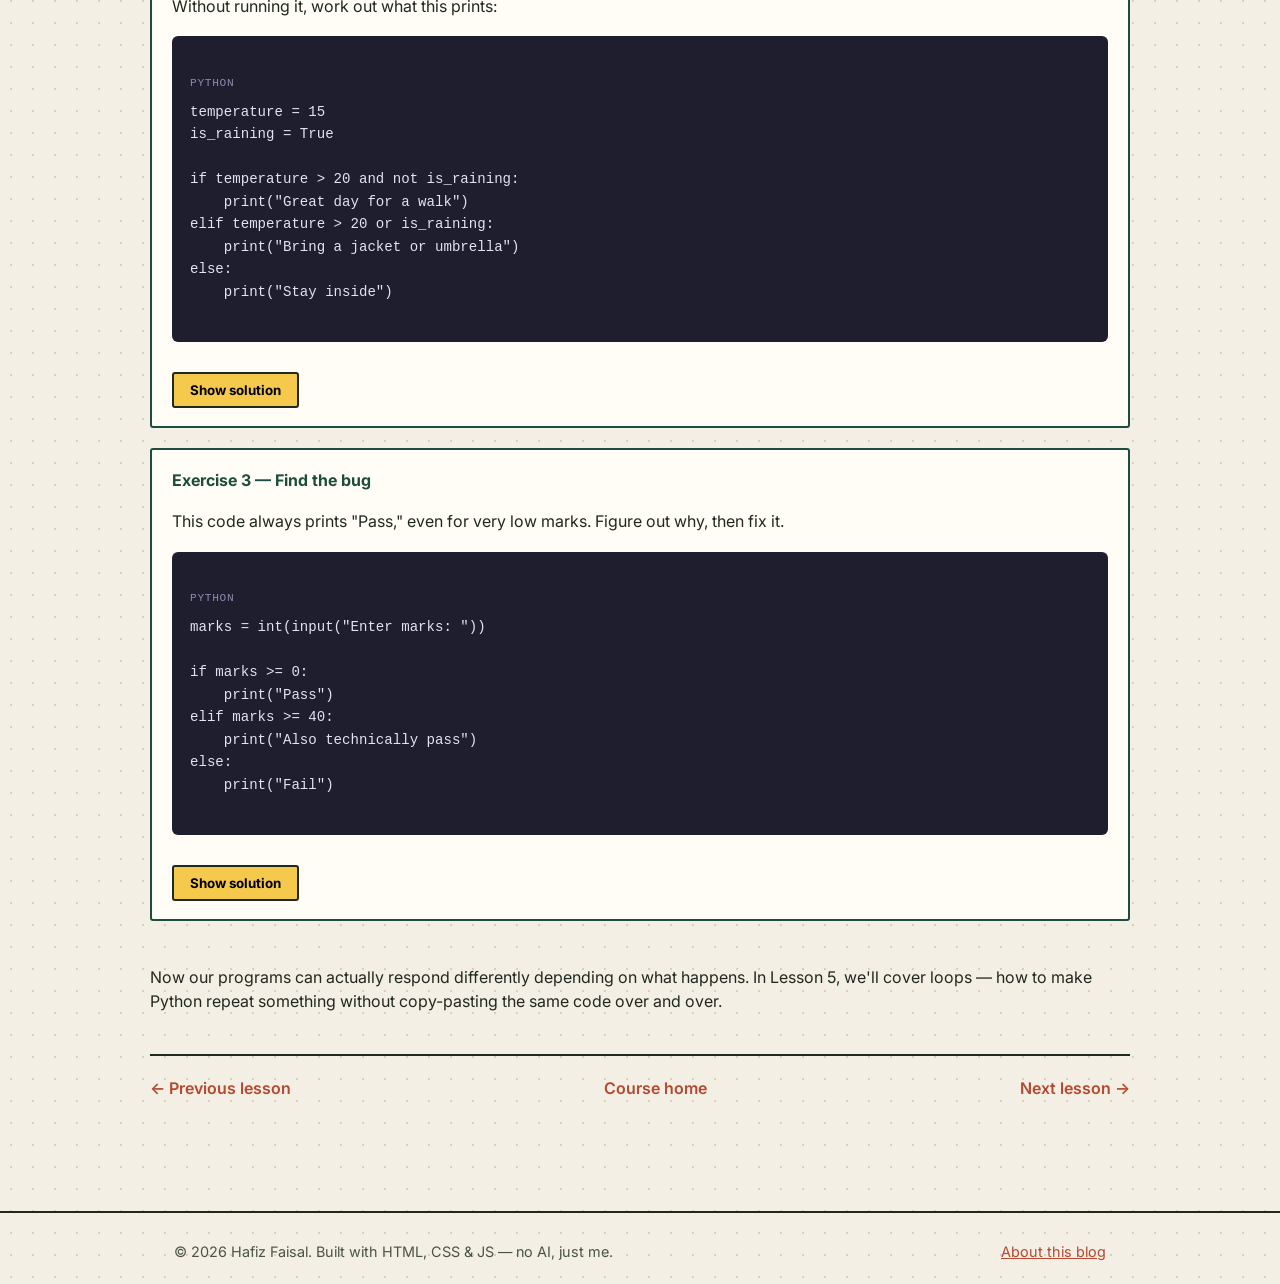
<file: python-course/04-conditionals.html>
<!DOCTYPE html>
<html lang="en">
<head>
  <meta charset="UTF-8">
  <meta name="viewport" content="width=device-width, initial-scale=1.0">
  <title>Lesson 4: Conditionals — Hafiz's Desk</title>
  <link rel="stylesheet" href="../style.css">
</head>
<body>

  <div class="progress-bar" id="progress-bar"></div>

  <header class="site-header">
    <div class="wrap">
      <a href="../index.html" class="brand">Hafiz's Desk<span class="dot">.</span></a>
      <nav class="site-nav">
        <ul>
          <li><a href="../index.html">Blog</a></li>
          <li><a href="index.html" class="active">Python Course</a></li>
          <li><a href="../about.html">About</a></li>
          <li><a href="../contact.html">Contact</a></li>
        </ul>
      </nav>
      <button id="theme-toggle" type="button" aria-label="Toggle dark mode">🌙</button>
    </div>
  </header>

  <main>
    <article class="post wrap">
      <span class="eyebrow">python from scratch · lesson 4 of 16 · basic</span>
      <h1>Conditionals — teaching your program to decide</h1>

      <p>
        Every program you've written so far runs top to bottom, no matter
        what — every line executes, every single time. Real decisions
        aren't like that. "If it's raining, take an umbrella, otherwise
        don't" only runs one of those two actions, depending on the
        actual weather. Conditionals are how you write that kind of logic
        in Python.
      </p>

      <h2>if, elif, else</h2>
      <div class="codeblock">
<span class="label">python</span>age = int(input("How old are you? "))

if age >= 18:
    print("You can vote.")
elif age >= 13:
    print("You're a teenager.")
else:
    print("You're a kid.")
      </div>
      <p>
        Python checks each condition in order, top to bottom, and the
        instant one is <code>True</code>, it runs that block and
        <strong>completely skips the rest</strong> — so if
        <code>age</code> is 20, it never even looks at the
        <code>elif</code> or <code>else</code> lines. Think of it like a
        row of doors: Python opens the first one that says "yes," walks
        through, and doesn't check any door after that.
      </p>

      <h2>Why indentation matters here</h2>
      <p>
        Notice that <code>print("You can vote.")</code> is indented —
        pushed in with spaces — under the <code>if</code> line. That
        indentation is not just for looks. It's how Python knows that line
        <strong>belongs to</strong> the <code>if</code> block, instead of
        being a separate instruction that runs regardless. Some languages
        use curly braces <code>{ }</code> for this; Python uses
        indentation itself as the structure.
      </p>

      <div class="trick-box">
        <strong>💡 Trick that will catch you at least once:</strong>
        mixing tabs and spaces, or forgetting to indent a line that should
        be inside the block, causes an <code>IndentationError</code>.
        Most code editors handle this automatically once you press Tab —
        but it's worth knowing <em>why</em> that error exists the first
        time you see it, instead of assuming your code is broken in some
        mysterious way.
      </div>

      <h2>Combining conditions</h2>
      <p>
        Sometimes one comparison isn't enough — you need two or more
        conditions to be true (or just one out of several) before the
        program should act.
      </p>

      <ol class="layer-list">
        <li>
          <span class="num">1</span>
          <h2>and — both must be true</h2>
          <p>The whole condition is only <code>True</code> if every single part of it is true. If even one side is <code>False</code>, the whole thing is <code>False</code>.</p>
          <div class="example"><code>age &gt;= 13 and age &lt;= 19</code> &rarr; checks if someone is a teenager — both boundaries must hold</div>
        </li>

        <li>
          <span class="num">2</span>
          <h2>or — at least one must be true</h2>
          <p>Only needs one side to be true for the whole thing to pass — it doesn't care if the other side is false.</p>
          <div class="example"><code>day == "Saturday" or day == "Sunday"</code> &rarr; checks for a weekend</div>
        </li>

        <li>
          <span class="num">3</span>
          <h2>not — flips it</h2>
          <p>Takes whatever a condition would normally return and reverses it — <code>True</code> becomes <code>False</code> and vice versa.</p>
          <div class="example"><code>not is_raining</code> &rarr; <code>True</code> exactly when <code>is_raining</code> is <code>False</code></div>
        </li>
      </ol>

      <h2>Nesting conditionals</h2>
      <p>
        You can put an <code>if</code> inside another <code>if</code>,
        when one decision only makes sense to check <em>after</em> another
        one has already been decided.
      </p>
      <div class="codeblock">
<span class="label">python</span>marks = int(input("Enter your marks: "))

if marks >= 40:
    print("You passed.")
    if marks >= 90:
        print("And with distinction!")
else:
    print("You didn't pass this time.")
      </div>
      <p>
        The distinction check only happens <em>inside</em> the "passed"
        branch — notice it's indented one level further than
        <code>print("You passed.")</code>. It never even runs if the
        person failed, because checking for a distinction on a failing
        score wouldn't make sense.
      </p>

      <h2>Putting it together: a grade calculator</h2>
      <div class="codeblock">
<span class="label">python</span>marks = int(input("Enter your marks out of 100: "))

if marks >= 90:
    grade = "A+"
elif marks >= 80:
    grade = "A"
elif marks >= 70:
    grade = "B"
elif marks >= 60:
    grade = "C"
elif marks >= 40:
    grade = "D"
else:
    grade = "F"

print(f"Your grade is: {grade}")
      </div>

      <div class="trick-box">
        <strong>💡 Trick:</strong> notice the order — checking from
        highest to lowest. If you checked <code>marks >= 40</code> first
        instead, every single score above 40 would stop right there and
        always show "D," since Python stops at the first
        <code>True</code> it finds and never looks further. The order you
        write conditions in genuinely changes the result, not just the
        style of the code.
      </div>

      <div class="practice-section">
        <h2>🧩 Practice</h2>

        <div class="exercise-box">
          <span class="exercise-title">Exercise 1 — Easy</span>
          <p>Write a program that asks for someone's age and prints "Child" if under 13, "Teenager" if 13–19, and "Adult" if 20 or older.</p>
          <button class="reveal-btn" type="button">Show solution</button>
          <div class="reveal-content">
            <div class="codeblock">
<span class="label">python</span>age = int(input("Enter your age: "))

if age < 13:
    print("Child")
elif age <= 19:
    print("Teenager")
else:
    print("Adult")
            </div>
          </div>
        </div>

        <div class="exercise-box">
          <span class="exercise-title">Exercise 2 — Predict the output</span>
          <p>Without running it, work out what this prints:</p>
          <div class="codeblock">
<span class="label">python</span>temperature = 15
is_raining = True

if temperature > 20 and not is_raining:
    print("Great day for a walk")
elif temperature > 20 or is_raining:
    print("Bring a jacket or umbrella")
else:
    print("Stay inside")
          </div>
          <button class="reveal-btn" type="button">Show solution</button>
          <div class="reveal-content">
            <p>
              <code>"Bring a jacket or umbrella"</code> — the first
              condition fails because <code>temperature &gt; 20</code> is
              false (15 isn't above 20), so Python moves to the
              <code>elif</code>. There, <code>is_raining</code> is
              <code>True</code>, and since it's an <code>or</code>, only
              one side needs to be true for the whole thing to pass.
            </p>
          </div>
        </div>

        <div class="exercise-box">
          <span class="exercise-title">Exercise 3 — Find the bug</span>
          <p>This code always prints "Pass," even for very low marks. Figure out why, then fix it.</p>
          <div class="codeblock">
<span class="label">python</span>marks = int(input("Enter marks: "))

if marks >= 0:
    print("Pass")
elif marks >= 40:
    print("Also technically pass")
else:
    print("Fail")
          </div>
          <button class="reveal-btn" type="button">Show solution</button>
          <div class="reveal-content">
            <p>
              <code>marks &gt;= 0</code> is true for almost any mark
              someone could realistically enter, so it always wins first —
              the same "wrong order" trap from the grade calculator above.
              The actual passing check needed to come first:
            </p>
            <div class="codeblock">
<span class="label">python</span>marks = int(input("Enter marks: "))

if marks >= 40:
    print("Pass")
else:
    print("Fail")
            </div>
          </div>
        </div>
      </div>

      <p>
        Now our programs can actually respond differently depending on
        what happens. In Lesson 5, we'll cover loops — how to make Python
        repeat something without copy-pasting the same code over and over.
      </p>

      <div class="lesson-nav">
        <a href="03-input-output-operators.html">&larr; Previous lesson</a>
        <a href="index.html">Course home</a>
        <a href="05-loops.html">Next lesson &rarr;</a>
      </div>

      <!-- Comments load in here via script.js -->
      <div id="giscus-container" style="margin-top: 20px;"></div>
    </article>
  </main>

  <footer class="site-footer">
    <div class="wrap">
      <span>&copy; 2026 Hafiz Faisal. Built with HTML, CSS &amp; JS — no AI, just me.</span>
      <span><a href="../about.html">About this blog</a></span>
    </div>
  </footer>

  <script src="../script.js"></script>
</body>
</html>
</file>
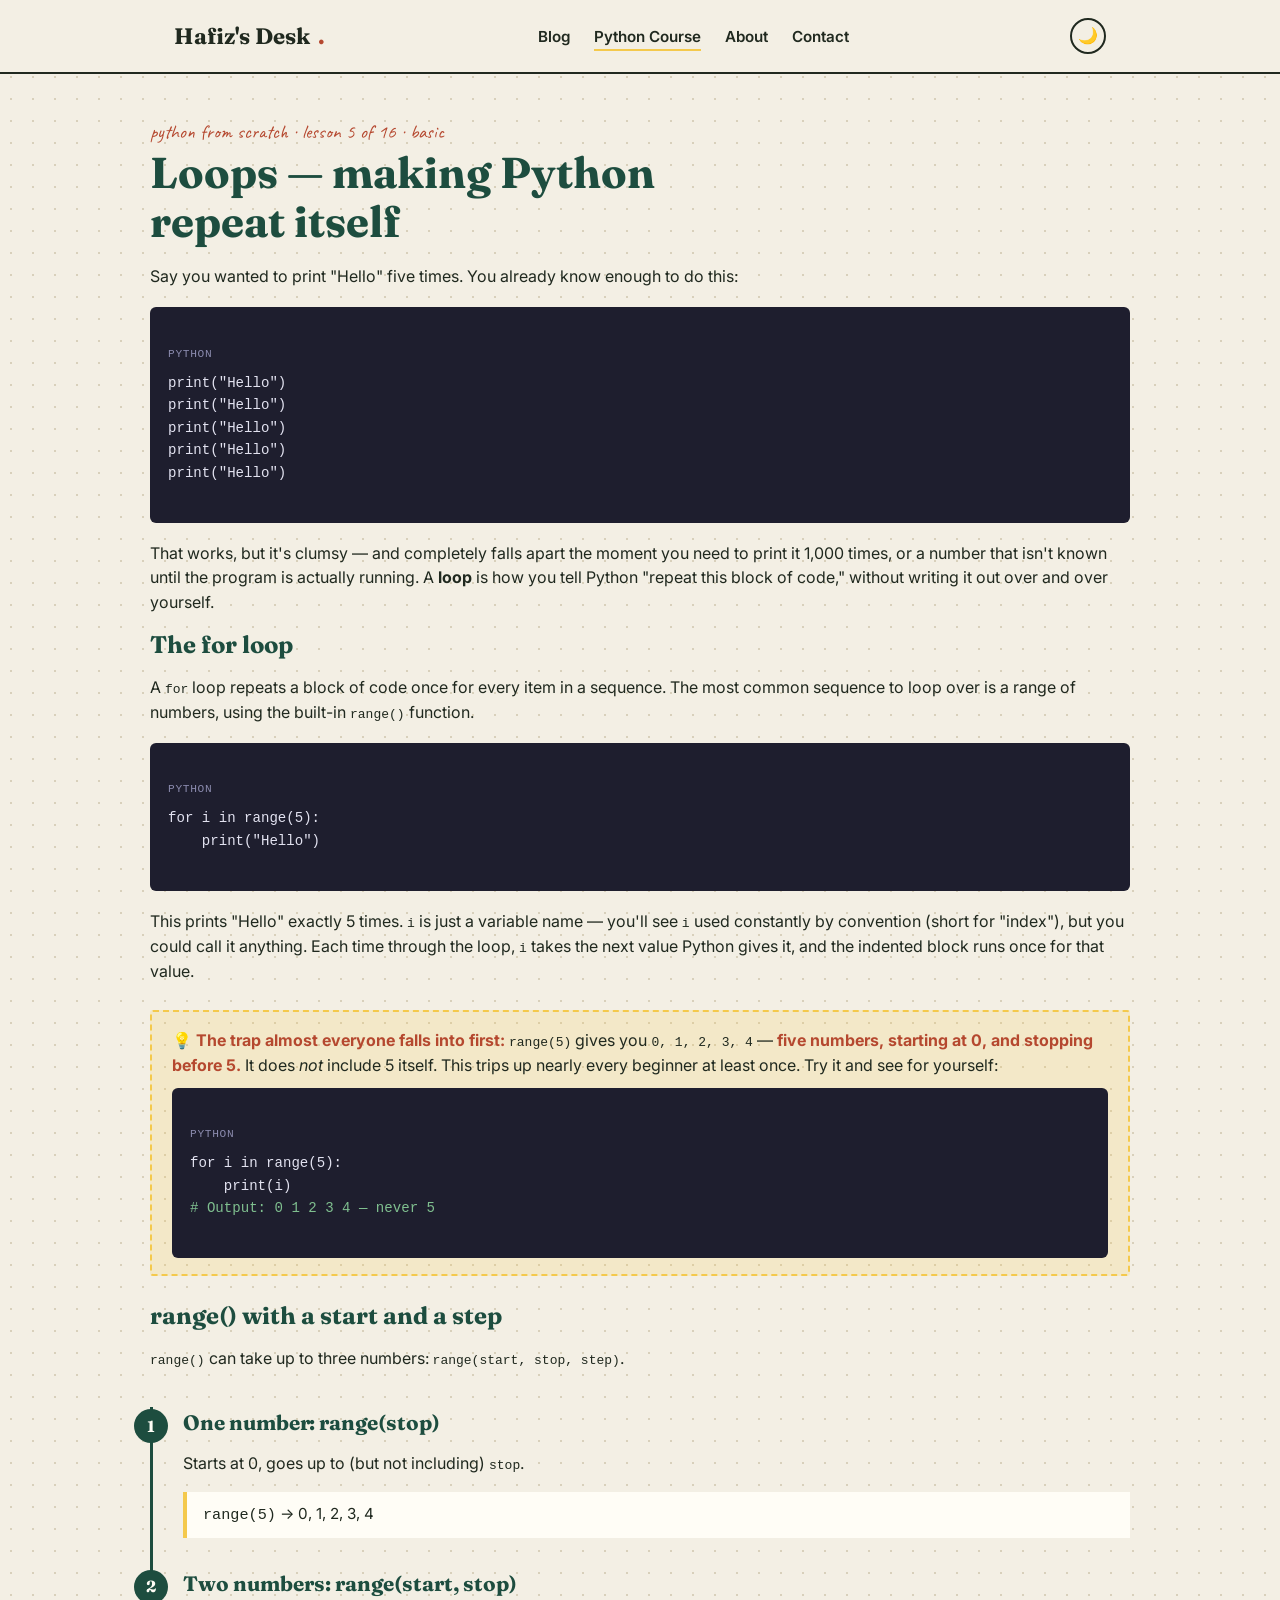
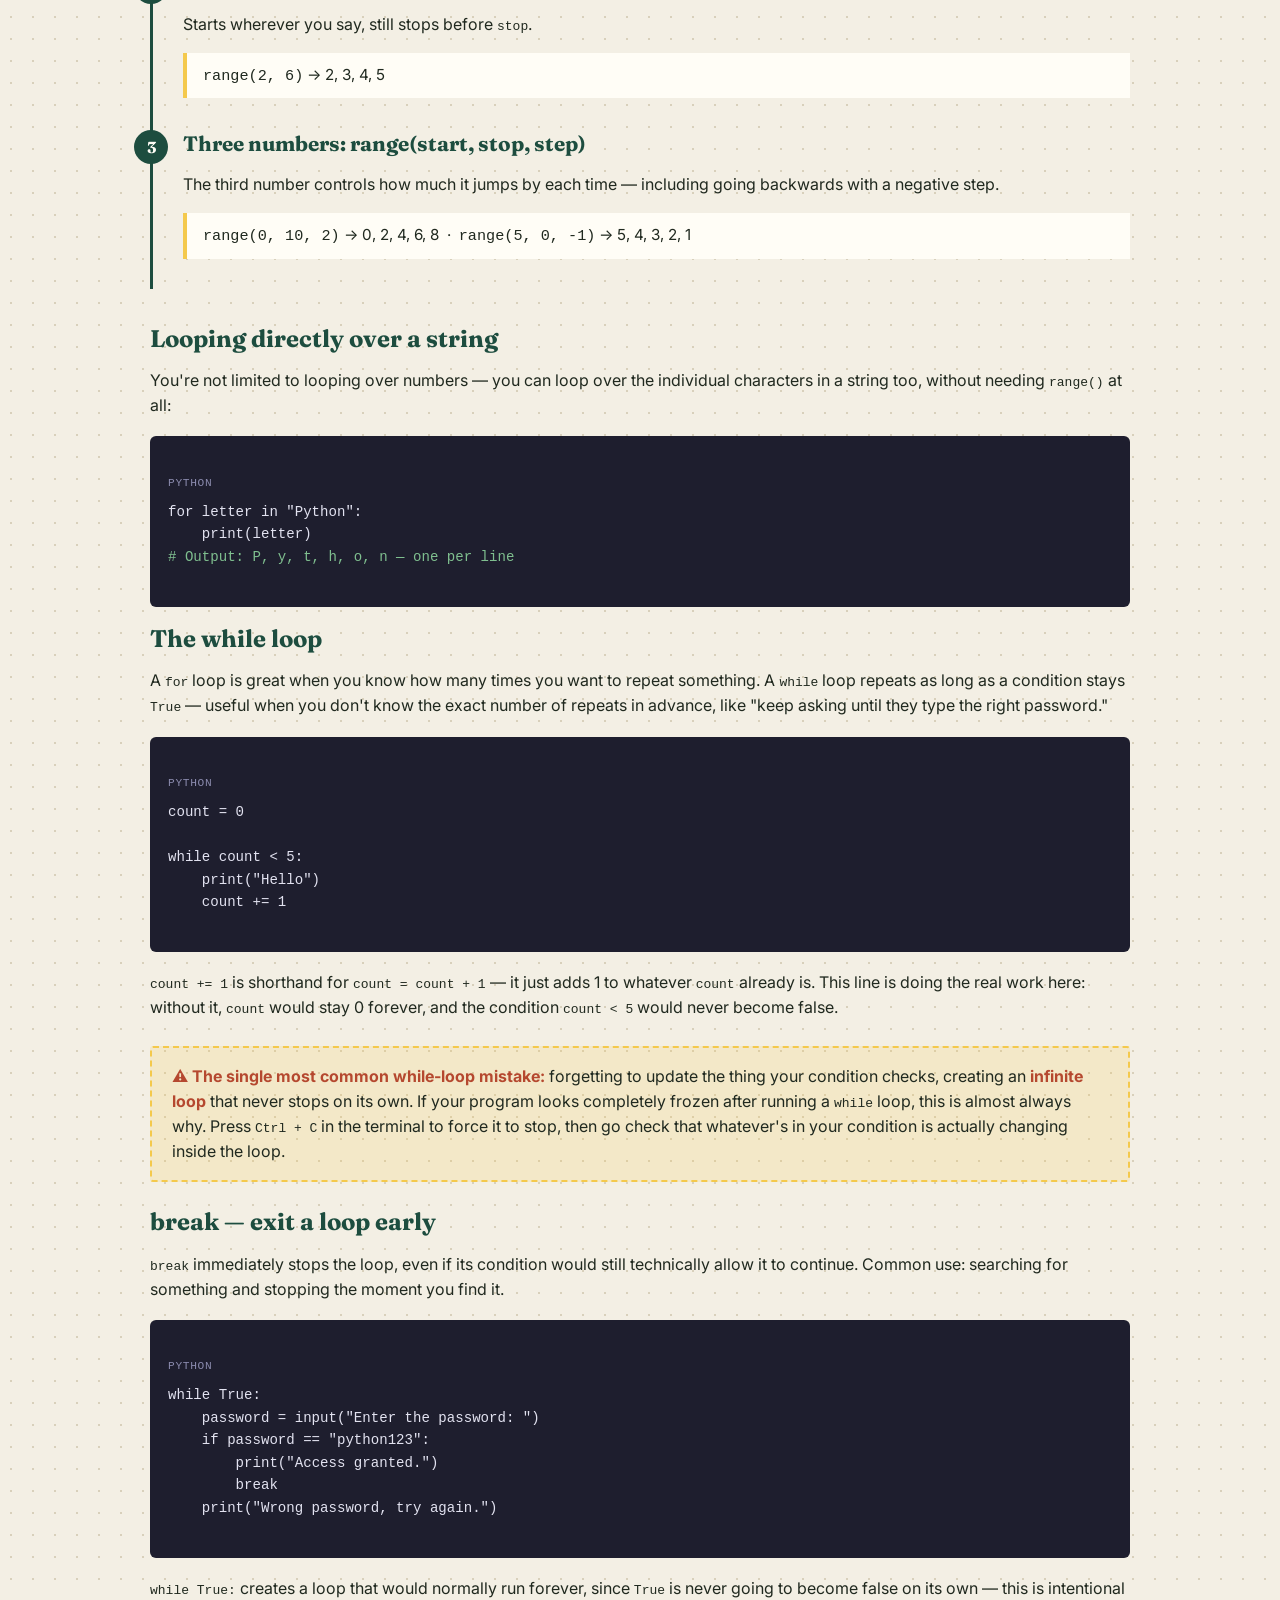
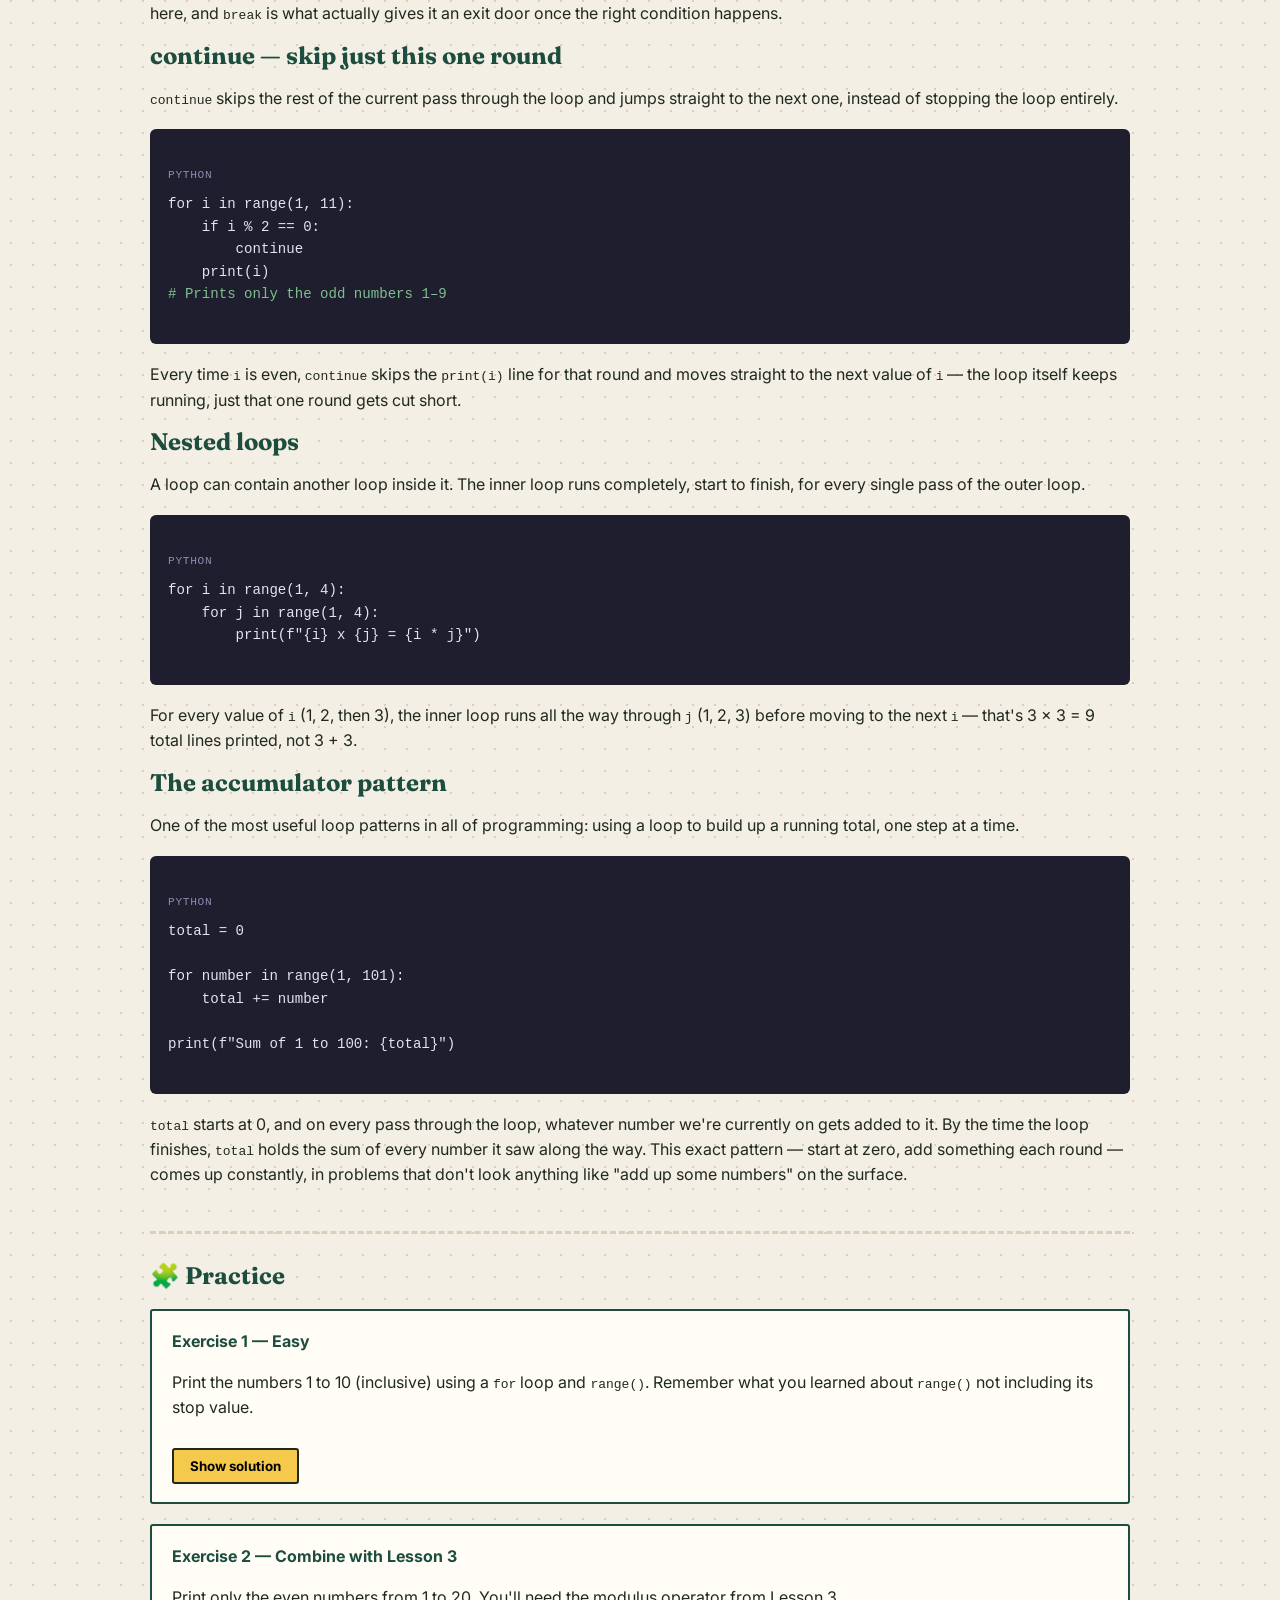
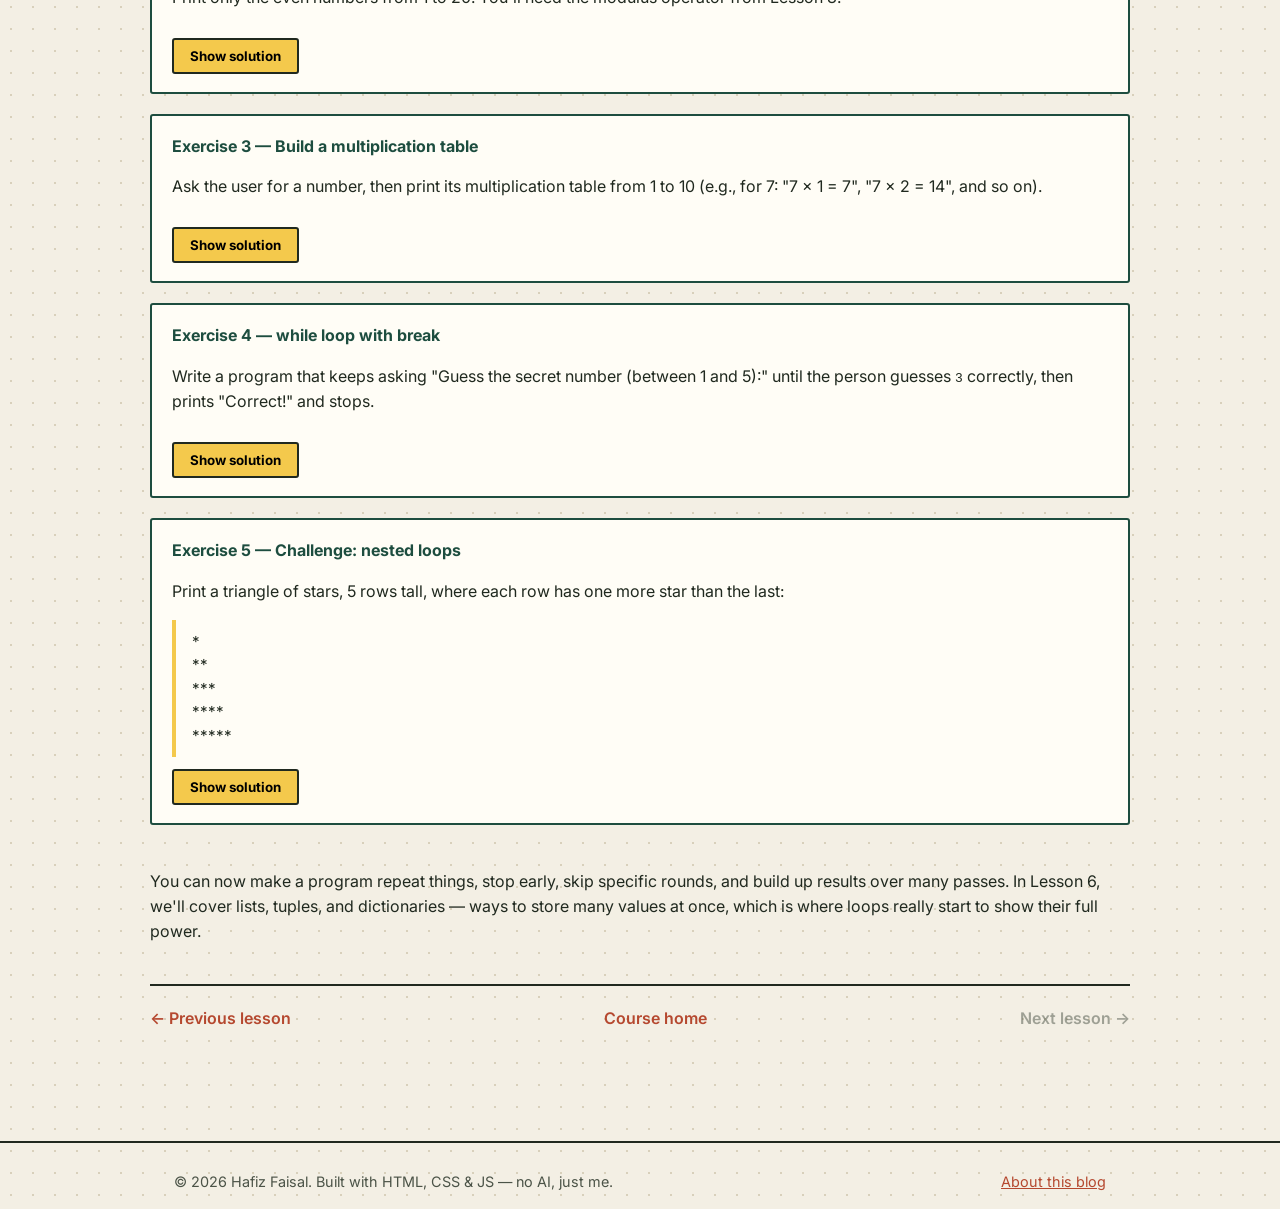
<file: python-course/05-loops.html>
<!DOCTYPE html>
<html lang="en">
<head>
  <meta charset="UTF-8">
  <meta name="viewport" content="width=device-width, initial-scale=1.0">
  <title>Lesson 5: Loops — Hafiz's Desk</title>
  <link rel="stylesheet" href="../style.css">
</head>
<body>

  <div class="progress-bar" id="progress-bar"></div>

  <header class="site-header">
    <div class="wrap">
      <a href="../index.html" class="brand">Hafiz's Desk<span class="dot">.</span></a>
      <nav class="site-nav">
        <ul>
          <li><a href="../index.html">Blog</a></li>
          <li><a href="index.html" class="active">Python Course</a></li>
          <li><a href="../about.html">About</a></li>
          <li><a href="../contact.html">Contact</a></li>
        </ul>
      </nav>
      <button id="theme-toggle" type="button" aria-label="Toggle dark mode">🌙</button>
    </div>
  </header>

  <main>
    <article class="post wrap">
      <span class="eyebrow">python from scratch · lesson 5 of 16 · basic</span>
      <h1>Loops — making Python repeat itself</h1>

      <p>
        Say you wanted to print "Hello" five times. You already know
        enough to do this:
      </p>
      <div class="codeblock">
<span class="label">python</span>print("Hello")
print("Hello")
print("Hello")
print("Hello")
print("Hello")
      </div>
      <p>
        That works, but it's clumsy — and completely falls apart the
        moment you need to print it 1,000 times, or a number that isn't
        known until the program is actually running. A <strong>loop</strong>
        is how you tell Python "repeat this block of code," without
        writing it out over and over yourself.
      </p>

      <h2>The for loop</h2>
      <p>
        A <code>for</code> loop repeats a block of code once for every
        item in a sequence. The most common sequence to loop over is a
        range of numbers, using the built-in <code>range()</code> function.
      </p>
      <div class="codeblock">
<span class="label">python</span>for i in range(5):
    print("Hello")
      </div>
      <p>
        This prints "Hello" exactly 5 times. <code>i</code> is just a
        variable name — you'll see <code>i</code> used constantly by
        convention (short for "index"), but you could call it anything.
        Each time through the loop, <code>i</code> takes the next value
        Python gives it, and the indented block runs once for that value.
      </p>

      <div class="trick-box">
        <strong>💡 The trap almost everyone falls into first:</strong>
        <code>range(5)</code> gives you <code>0, 1, 2, 3, 4</code> —
        <strong>five numbers, starting at 0, and stopping before 5.</strong>
        It does <em>not</em> include 5 itself. This trips up nearly every
        beginner at least once. Try it and see for yourself:
        <div class="codeblock" style="margin-top:10px; margin-bottom:0;">
<span class="label">python</span>for i in range(5):
    print(i)
<span style="color:#7fbf8f;"># Output: 0 1 2 3 4 — never 5</span>
        </div>
      </div>

      <h2>range() with a start and a step</h2>
      <p>
        <code>range()</code> can take up to three numbers:
        <code>range(start, stop, step)</code>.
      </p>
      <ol class="layer-list">
        <li>
          <span class="num">1</span>
          <h2>One number: range(stop)</h2>
          <p>Starts at 0, goes up to (but not including) <code>stop</code>.</p>
          <div class="example"><code>range(5)</code> &rarr; 0, 1, 2, 3, 4</div>
        </li>
        <li>
          <span class="num">2</span>
          <h2>Two numbers: range(start, stop)</h2>
          <p>Starts wherever you say, still stops before <code>stop</code>.</p>
          <div class="example"><code>range(2, 6)</code> &rarr; 2, 3, 4, 5</div>
        </li>
        <li>
          <span class="num">3</span>
          <h2>Three numbers: range(start, stop, step)</h2>
          <p>The third number controls how much it jumps by each time — including going backwards with a negative step.</p>
          <div class="example"><code>range(0, 10, 2)</code> &rarr; 0, 2, 4, 6, 8 &nbsp;·&nbsp; <code>range(5, 0, -1)</code> &rarr; 5, 4, 3, 2, 1</div>
        </li>
      </ol>

      <h2>Looping directly over a string</h2>
      <p>
        You're not limited to looping over numbers — you can loop over
        the individual characters in a string too, without needing
        <code>range()</code> at all:
      </p>
      <div class="codeblock">
<span class="label">python</span>for letter in "Python":
    print(letter)
<span style="color:#7fbf8f;"># Output: P, y, t, h, o, n — one per line</span>
      </div>

      <h2>The while loop</h2>
      <p>
        A <code>for</code> loop is great when you know how many times you
        want to repeat something. A <code>while</code> loop repeats as
        long as a condition stays <code>True</code> — useful when you
        don't know the exact number of repeats in advance, like "keep
        asking until they type the right password."
      </p>
      <div class="codeblock">
<span class="label">python</span>count = 0

while count < 5:
    print("Hello")
    count += 1
      </div>
      <p>
        <code>count += 1</code> is shorthand for
        <code>count = count + 1</code> — it just adds 1 to whatever
        <code>count</code> already is. This line is doing the real work
        here: without it, <code>count</code> would stay 0 forever, and
        the condition <code>count &lt; 5</code> would never become false.
      </p>

      <div class="trick-box">
        <strong>⚠️ The single most common while-loop mistake:</strong>
        forgetting to update the thing your condition checks, creating an
        <strong>infinite loop</strong> that never stops on its own. If your
        program looks completely frozen after running a
        <code>while</code> loop, this is almost always why. Press
        <code>Ctrl + C</code> in the terminal to force it to stop, then go
        check that whatever's in your condition is actually changing
        inside the loop.
      </div>

      <h2>break — exit a loop early</h2>
      <p>
        <code>break</code> immediately stops the loop, even if its
        condition would still technically allow it to continue. Common
        use: searching for something and stopping the moment you find it.
      </p>
      <div class="codeblock">
<span class="label">python</span>while True:
    password = input("Enter the password: ")
    if password == "python123":
        print("Access granted.")
        break
    print("Wrong password, try again.")
      </div>
      <p>
        <code>while True:</code> creates a loop that would normally run
        forever, since <code>True</code> is never going to become false
        on its own — this is intentional here, and <code>break</code> is
        what actually gives it an exit door once the right condition
        happens.
      </p>

      <h2>continue — skip just this one round</h2>
      <p>
        <code>continue</code> skips the rest of the current pass through
        the loop and jumps straight to the next one, instead of stopping
        the loop entirely.
      </p>
      <div class="codeblock">
<span class="label">python</span>for i in range(1, 11):
    if i % 2 == 0:
        continue
    print(i)
<span style="color:#7fbf8f;"># Prints only the odd numbers 1–9</span>
      </div>
      <p>
        Every time <code>i</code> is even, <code>continue</code> skips
        the <code>print(i)</code> line for that round and moves straight
        to the next value of <code>i</code> — the loop itself keeps
        running, just that one round gets cut short.
      </p>

      <h2>Nested loops</h2>
      <p>
        A loop can contain another loop inside it. The inner loop runs
        completely, start to finish, for every single pass of the outer
        loop.
      </p>
      <div class="codeblock">
<span class="label">python</span>for i in range(1, 4):
    for j in range(1, 4):
        print(f"{i} x {j} = {i * j}")
      </div>
      <p>
        For every value of <code>i</code> (1, 2, then 3), the inner loop
        runs all the way through <code>j</code> (1, 2, 3) before moving to
        the next <code>i</code> — that's 3 &times; 3 = 9 total lines
        printed, not 3 + 3.
      </p>

      <h2>The accumulator pattern</h2>
      <p>
        One of the most useful loop patterns in all of programming: using
        a loop to build up a running total, one step at a time.
      </p>
      <div class="codeblock">
<span class="label">python</span>total = 0

for number in range(1, 101):
    total += number

print(f"Sum of 1 to 100: {total}")
      </div>
      <p>
        <code>total</code> starts at 0, and on every pass through the
        loop, whatever number we're currently on gets added to it. By the
        time the loop finishes, <code>total</code> holds the sum of every
        number it saw along the way. This exact pattern — start at zero,
        add something each round — comes up constantly, in problems that
        don't look anything like "add up some numbers" on the surface.
      </p>

      <div class="practice-section">
        <h2>🧩 Practice</h2>

        <div class="exercise-box">
          <span class="exercise-title">Exercise 1 — Easy</span>
          <p>Print the numbers 1 to 10 (inclusive) using a <code>for</code> loop and <code>range()</code>. Remember what you learned about <code>range()</code> not including its stop value.</p>
          <button class="reveal-btn" type="button">Show solution</button>
          <div class="reveal-content">
            <div class="codeblock">
<span class="label">python</span>for i in range(1, 11):
    print(i)
            </div>
          </div>
        </div>

        <div class="exercise-box">
          <span class="exercise-title">Exercise 2 — Combine with Lesson 3</span>
          <p>Print only the even numbers from 1 to 20. You'll need the modulus operator from Lesson 3.</p>
          <button class="reveal-btn" type="button">Show solution</button>
          <div class="reveal-content">
            <div class="codeblock">
<span class="label">python</span>for i in range(1, 21):
    if i % 2 == 0:
        print(i)
            </div>
          </div>
        </div>

        <div class="exercise-box">
          <span class="exercise-title">Exercise 3 — Build a multiplication table</span>
          <p>Ask the user for a number, then print its multiplication table from 1 to 10 (e.g., for 7: "7 x 1 = 7", "7 x 2 = 14", and so on).</p>
          <button class="reveal-btn" type="button">Show solution</button>
          <div class="reveal-content">
            <div class="codeblock">
<span class="label">python</span>number = int(input("Enter a number: "))

for i in range(1, 11):
    print(f"{number} x {i} = {number * i}")
            </div>
          </div>
        </div>

        <div class="exercise-box">
          <span class="exercise-title">Exercise 4 — while loop with break</span>
          <p>Write a program that keeps asking "Guess the secret number (between 1 and 5):" until the person guesses <code>3</code> correctly, then prints "Correct!" and stops.</p>
          <button class="reveal-btn" type="button">Show solution</button>
          <div class="reveal-content">
            <div class="codeblock">
<span class="label">python</span>while True:
    guess = int(input("Guess the secret number (between 1 and 5): "))
    if guess == 3:
        print("Correct!")
        break
    print("Wrong, try again.")
            </div>
          </div>
        </div>

        <div class="exercise-box">
          <span class="exercise-title">Exercise 5 — Challenge: nested loops</span>
          <p>Print a triangle of stars, 5 rows tall, where each row has one more star than the last:</p>
          <div class="example">
            *<br>
            **<br>
            ***<br>
            ****<br>
            *****
          </div>
          <button class="reveal-btn" type="button">Show solution</button>
          <div class="reveal-content">
            <div class="codeblock">
<span class="label">python</span>for i in range(1, 6):
    print("*" * i)
            </div>
            <p style="margin-top:10px;">
              Sneaky shortcut: <code>"*" * i</code> repeats the string
              <code>"*"</code> a total of <code>i</code> times — Python
              lets you multiply a string by a number. No inner loop
              needed for this particular version, though writing it with
              a proper nested loop (printing one star at a time) works
              too and is a great thing to try on your own.
            </p>
          </div>
        </div>
      </div>

      <p>
        You can now make a program repeat things, stop early, skip
        specific rounds, and build up results over many passes. In Lesson
        6, we'll cover lists, tuples, and dictionaries — ways to store
        many values at once, which is where loops really start to show
        their full power.
      </p>

      <div class="lesson-nav">
        <a href="04-conditionals.html">&larr; Previous lesson</a>
        <a href="index.html">Course home</a>
        <span class="disabled">Next lesson &rarr;</span>
      </div>

      <!-- Comments load in here via script.js -->
      <div id="giscus-container" style="margin-top: 20px;"></div>
    </article>
  </main>

  <footer class="site-footer">
    <div class="wrap">
      <span>&copy; 2026 Hafiz Faisal. Built with HTML, CSS &amp; JS — no AI, just me.</span>
      <span><a href="../about.html">About this blog</a></span>
    </div>
  </footer>

  <script src="../script.js"></script>
</body>
</html>
</file>
<file: style.css>
/* ============================================================
   Hafiz's Desk — shared styles
   Design idea: a study desk / corkboard. Posts look like index
   cards pinned up, headings use a characterful serif (Fraunces),
   body text is a clean sans (Inter), and small handwritten notes
   use Caveat for that "scribbled in the margin" feeling.
   ============================================================ */

@import url('https://fonts.googleapis.com/css2?family=Fraunces:opsz,wght@9..144,400;9..144,600;9..144,700&family=Inter:wght@400;500;600;700&family=Caveat:wght@600;700&display=swap');

:root{
  /* -- color tokens -- */
  --paper:      #f3efe4;   /* desk / page background */
  --card:       #fffdf6;   /* index card background */
  --ink:        #20291f;   /* near-black, warm dark green-grey for text */
  --ink-soft:   #4b5347;   /* secondary text */
  --pine:       #1d4d3f;   /* deep chalkboard green — headings, nav */
  --highlight:  #f4c94c;   /* highlighter yellow — accents, tags */
  --pencil:     #b5482f;   /* pencil-red — corrections, small emphasis */
  --line:       #d8d0bb;   /* hairline / dashed tape color */

  --radius: 3px;
  --shadow: 0 6px 14px rgba(32, 41, 31, 0.10);
}

/* Dark mode: same names, swapped values. Toggled by adding
   data-theme="dark" to <html> — see script.js. */
html[data-theme="dark"]{
  --paper:      #1b211c;
  --card:       #242b24;
  --ink:        #ece7d8;
  --ink-soft:   #b7bcae;
  --pine:       #7fc9ae;
  --highlight:  #f4c94c;
  --pencil:     #e08a6f;
  --line:       #333c31;
}

*{ box-sizing: border-box; }

html{ scroll-behavior: smooth; }

body{
  margin: 0;
  background: var(--paper);
  color: var(--ink);
  font-family: 'Inter', sans-serif;
  line-height: 1.55;
  overflow-x: hidden;
  /* faint dot-grid, like graph paper on a desk */
  background-image: radial-gradient(var(--line) 1px, transparent 1px);
  background-size: 22px 22px;
  transition: background-color 0.2s ease, color 0.2s ease;
}

@media (prefers-reduced-motion: reduce){
  body{ transition: none; }
}

h1, h2, h3{
  font-family: 'Fraunces', serif;
  color: var(--pine);
  margin: 0 0 0.4em 0;
  line-height: 1.15;
}

a{ color: var(--pencil); }
a:focus-visible, button:focus-visible{
  outline: 3px solid var(--pine);
  outline-offset: 2px;
}

.wrap{
  max-width: 980px;
  margin: 0 auto;
  padding: 0 24px;
}

/* ---------------- header / nav ---------------- */

.site-header{
  border-bottom: 2px solid var(--ink);
  background: var(--paper);
}

.site-header .wrap{
  display: flex;
  align-items: center;
  justify-content: space-between;
  padding-top: 18px;
  padding-bottom: 18px;
  gap: 16px;
}

.brand{
  font-family: 'Fraunces', serif;
  font-weight: 700;
  font-size: 1.4rem;
  color: var(--ink);
  text-decoration: none;
  display: flex;
  align-items: baseline;
  gap: 8px;
}

.brand .dot{ color: var(--pencil); }

nav.site-nav ul{
  list-style: none;
  display: flex;
  gap: 24px;
  margin: 0;
  padding: 0;
}

nav.site-nav a{
  color: var(--ink);
  text-decoration: none;
  font-weight: 600;
  font-size: 0.95rem;
  padding-bottom: 3px;
  border-bottom: 2px solid transparent;
}

nav.site-nav a:hover,
nav.site-nav a.active{
  border-bottom-color: var(--highlight);
}

#theme-toggle{
  background: none;
  border: 2px solid var(--ink);
  border-radius: 999px;
  width: 36px;
  height: 36px;
  font-size: 1rem;
  line-height: 1;
  cursor: pointer;
  color: var(--ink);
  margin-left: 8px;
}

#theme-toggle:hover{ background: var(--highlight); border-color: var(--highlight); }

/* ---------------- hero ---------------- */

.hero{
  padding: 56px 0 40px;
}

.hero .kicker{
  font-family: 'Caveat', cursive;
  font-size: 1.3rem;
  color: var(--pencil);
  display: block;
  margin-bottom: 6px;
}

.hero h1{
  font-size: clamp(2.2rem, 5vw, 3.2rem);
  max-width: 14ch;
}

.hero p.lede{
  max-width: 56ch;
  font-size: 1.1rem;
  color: var(--ink-soft);
}

/* ---------------- category filter ---------------- */

.filters{
  display: flex;
  flex-wrap: wrap;
  gap: 10px;
  margin: 28px 0 8px;
}

.filters button{
  font-family: 'Inter', sans-serif;
  font-weight: 600;
  font-size: 0.85rem;
  background: var(--card);
  border: 2px solid var(--ink);
  border-radius: 999px;
  padding: 6px 16px;
  cursor: pointer;
  color: var(--ink);
}

.filters button.active{
  background: var(--pine);
  border-color: var(--pine);
  color: var(--card);
}

/* ---------------- post grid / index cards ---------------- */

.post-grid{
  display: grid;
  grid-template-columns: repeat(auto-fill, minmax(240px, 1fr));
  gap: 26px;
  margin: 24px 0 64px;
}

.card{
  position: relative;
  background: var(--card);
  border: 1px solid var(--ink);
  border-radius: var(--radius);
  box-shadow: var(--shadow);
  padding: 22px 20px 20px;
  display: flex;
  flex-direction: column;
  gap: 10px;
  text-decoration: none;
  color: var(--ink);
}

/* little bit of "pinned to the board" tilt on alternating cards */
.post-grid .card:nth-child(3n+1){ transform: rotate(-0.6deg); }
.post-grid .card:nth-child(3n+2){ transform: rotate(0.5deg); }
.post-grid .card:nth-child(3n+3){ transform: rotate(-0.3deg); }
.card:hover{ transform: rotate(0deg) translateY(-2px); transition: transform 0.15s ease; }

.card .tape{
  position: absolute;
  top: -10px;
  left: 24px;
  width: 54px;
  height: 18px;
  background: rgba(244, 201, 76, 0.75);
  border: 1px solid rgba(32,41,31,0.25);
}

.tag{
  align-self: flex-start;
  font-size: 0.72rem;
  font-weight: 700;
  letter-spacing: 0.02em;
  background: var(--highlight);
  color: var(--ink);
  padding: 2px 9px;
  border-radius: 999px;
}

.tag.draft{ background: transparent; border: 1.5px dashed var(--pencil); color: var(--pencil); }

.card h3{ font-size: 1.25rem; }

.card p{ color: var(--ink-soft); font-size: 0.95rem; margin: 0; }

.card .meta{
  font-family: 'Caveat', cursive;
  font-size: 1.05rem;
  color: var(--pine);
  margin-top: auto;
}

/* ---------------- sidebar / study-tip widget ---------------- */

.desk-widget{
  border: 2px dashed var(--pine);
  border-radius: var(--radius);
  padding: 18px 20px;
  background: var(--card);
  max-width: 480px;
  margin-bottom: 56px;
}

.desk-widget h3{ font-size: 1.1rem; margin-bottom: 8px; }

.desk-widget button{
  margin-top: 10px;
  background: var(--pine);
  color: var(--card);
  border: none;
  font-weight: 600;
  padding: 9px 18px;
  border-radius: var(--radius);
  cursor: pointer;
  font-family: 'Inter', sans-serif;
}

.desk-widget button:hover{ background: var(--ink); }

#tip-text{ font-style: italic; }

/* ---------------- article page ---------------- */

.progress-bar{
  position: fixed;
  top: 0; left: 0;
  height: 4px;
  background: var(--pencil);
  width: 0%;
  z-index: 50;
}

article.post{ padding: 44px 0 70px; }

article.post .eyebrow{
  font-family: 'Caveat', cursive;
  color: var(--pencil);
  font-size: 1.2rem;
}

article.post h1{ font-size: clamp(2rem, 4.5vw, 2.7rem); max-width: 20ch; }

.layer-list{
  list-style: none;
  margin: 36px 0;
  padding: 0;
  border-left: 3px solid var(--pine);
}

.layer-list li{
  position: relative;
  padding: 4px 0 30px 30px;
}

.layer-list li .num{
  position: absolute;
  left: -19px;
  top: 2px;
  width: 34px;
  height: 34px;
  border-radius: 50%;
  background: var(--pine);
  color: var(--card);
  font-family: 'Fraunces', serif;
  font-weight: 700;
  display: flex;
  align-items: center;
  justify-content: center;
}

.layer-list h2{ font-size: 1.3rem; margin-bottom: 6px; }

.example{
  background: var(--card);
  border-left: 4px solid var(--highlight);
  padding: 10px 16px;
  margin-top: 8px;
  font-size: 0.95rem;
}

.mnemonic{
  border: 2px solid var(--ink);
  border-radius: var(--radius);
  padding: 20px 22px;
  margin: 40px 0;
}

.mnemonic button{
  background: var(--highlight);
  border: 2px solid var(--ink);
  border-radius: var(--radius);
  padding: 8px 16px;
  font-weight: 700;
  cursor: pointer;
}

#mnemonic-answer{ margin-top: 14px; font-family: 'Caveat', cursive; font-size: 1.4rem; display: none; }

/* ---------------- contact form ---------------- */

.contact-form{
  max-width: 480px;
  display: flex;
  flex-direction: column;
  gap: 16px;
  margin: 32px 0 60px;
}

.contact-form label{
  font-weight: 600;
  font-size: 0.9rem;
  display: flex;
  flex-direction: column;
  gap: 6px;
}

.contact-form input,
.contact-form textarea{
  font-family: 'Inter', sans-serif;
  font-size: 1rem;
  padding: 10px 12px;
  border: 2px solid var(--ink);
  border-radius: var(--radius);
  background: var(--card);
  color: var(--ink);
}

.contact-form textarea{ resize: vertical; min-height: 120px; }

.contact-form button{
  align-self: flex-start;
  background: var(--pine);
  color: var(--card);
  border: none;
  font-weight: 600;
  padding: 10px 22px;
  border-radius: var(--radius);
  cursor: pointer;
  font-family: 'Inter', sans-serif;
}

.contact-form button:hover{ background: var(--ink); }

.form-note{
  font-size: 0.85rem;
  color: var(--ink-soft);
}

/* ---------------- code blocks & tricks (Python course) ---------------- */

.codeblock{
  background: #1e1e2e;
  color: #e2e2f0;
  padding: 16px 18px;
  border-radius: 6px;
  font-family: 'Consolas', 'Monaco', monospace;
  font-size: 0.88rem;
  line-height: 1.6;
  white-space: pre-wrap;
  word-break: break-word;
  overflow-x: auto;
  margin: 18px 0;
}

.codeblock .label{
  font-size: 0.7rem;
  color: #8b8bae;
  text-transform: uppercase;
  letter-spacing: 0.06em;
  margin-bottom: 8px;
  display: block;
}

.trick-box{
  background: rgba(244, 201, 76, 0.18);
  border: 2px dashed var(--highlight);
  border-radius: var(--radius);
  padding: 16px 20px;
  margin: 26px 0;
}

.trick-box strong{ color: var(--pencil); }

.lesson-nav{
  display: flex;
  justify-content: space-between;
  gap: 16px;
  margin: 40px 0;
  padding-top: 20px;
  border-top: 2px solid var(--ink);
}

.lesson-nav a, .lesson-nav span{
  font-weight: 600;
  text-decoration: none;
}

.lesson-nav .disabled{ color: var(--ink-soft); opacity: 0.5; }

/* ---------------- course hub ---------------- */

.course-tier{ margin: 36px 0; }

.course-tier h2{
  font-size: 1.4rem;
  border-bottom: 3px solid var(--highlight);
  display: inline-block;
  padding-bottom: 4px;
}

.lesson-list{
  list-style: none;
  padding: 0;
  margin: 18px 0;
  display: flex;
  flex-direction: column;
  gap: 10px;
}

.lesson-list li a, .lesson-list li span{
  display: flex;
  align-items: center;
  gap: 12px;
  padding: 14px 18px;
  border: 1px solid var(--ink);
  border-radius: var(--radius);
  background: var(--card);
  text-decoration: none;
  color: var(--ink);
  font-weight: 600;
}

.lesson-list li span.locked{
  color: var(--ink-soft);
  border-style: dashed;
  font-weight: 500;
}

.lesson-list .lnum{
  background: var(--pine);
  color: var(--card);
  width: 26px;
  height: 26px;
  border-radius: 50%;
  display: flex;
  align-items: center;
  justify-content: center;
  font-size: 0.8rem;
  flex-shrink: 0;
}

.lesson-list li span.locked .lnum{ background: var(--ink-soft); }

/* featured card on the homepage pointing at the course */
.featured-card{
  grid-column: 1 / -1;
  background: var(--pine);
  color: var(--card);
  border: none;
  transform: none !important;
}

.featured-card h3, .featured-card p{ color: var(--card); }
.featured-card .tag{ background: var(--highlight); color: var(--ink); }

/* ---------------- practice exercises ---------------- */

.exercise-box{
  border: 2px solid var(--pine);
  border-radius: var(--radius);
  padding: 18px 20px;
  margin: 20px 0;
  background: var(--card);
}

.exercise-box .exercise-title{
  font-weight: 700;
  color: var(--pine);
  display: block;
  margin-bottom: 6px;
}

.reveal-btn{
  margin-top: 12px;
  background: var(--highlight);
  border: 2px solid var(--ink);
  border-radius: var(--radius);
  padding: 8px 16px;
  font-weight: 700;
  font-family: 'Inter', sans-serif;
  cursor: pointer;
}

.reveal-content{
  display: none;
  margin-top: 14px;
}

.reveal-content.visible{ display: block; }

.practice-section{
  margin: 44px 0;
  padding-top: 28px;
  border-top: 3px dashed var(--line);
}

.practice-section > h2{ font-size: 1.5rem; }

/* ---------------- footer ---------------- */

footer.site-footer{
  border-top: 2px solid var(--ink);
  padding: 28px 0;
  font-size: 0.9rem;
  color: var(--ink-soft);
}

footer.site-footer .wrap{
  display: flex;
  justify-content: space-between;
  flex-wrap: wrap;
  gap: 10px;
}

/* ---------------- accessibility: respect reduced motion ---------------- */
@media (prefers-reduced-motion: reduce){
  html{ scroll-behavior: auto; }
  .card, .card:hover{ transition: none !important; }
}

/* ---------------- small screens ---------------- */

/* Safety net: nothing on the page should ever cause horizontal
   scrolling, no matter how narrow the screen is. */
html, body{
  max-width: 100%;
  overflow-x: hidden;
}

img, svg, iframe{ max-width: 100%; }

@media (max-width: 780px){
  .site-header .wrap{
    flex-direction: column;
    align-items: flex-start;
    gap: 10px;
  }

  .site-header{ position: relative; }

  #theme-toggle{
    position: absolute;
    top: 20px;
    right: 20px;
  }

  nav.site-nav ul{ gap: 14px; flex-wrap: wrap; row-gap: 8px; }
}

@media (max-width: 640px){
  .wrap{ padding: 0 16px; }

  #theme-toggle{ top: 18px; right: 16px; }

  .hero{ padding: 36px 0 24px; }
  .hero h1{ max-width: 100%; }

  /* one column of cards is far more readable than a cramped grid */
  .post-grid{ grid-template-columns: 1fr; }
  .post-grid .card{ transform: none !important; }

  .card{ padding: 20px 16px 18px; }

  .desk-widget{ padding: 16px; }

  article.post{ padding: 30px 0 50px; }

  .layer-list{
    border-left: none;
    padding-left: 0;
  }

  .layer-list li{
    position: relative;
    padding: 0 0 26px 0;
  }

  .layer-list li .num{
    position: static;
    float: left;
    width: 30px;
    height: 30px;
    margin-right: 12px;
    font-size: 0.85rem;
  }

  .layer-list li h2{
    overflow: hidden; /* creates a new block context so the heading sits beside the circle, not under it */
    margin: 0 0 8px 0;
    font-size: 1.1rem;
    line-height: 30px; /* vertically lines up with the circle */
  }

  /* Everything else in a step (paragraphs, code blocks, examples —
     anything at all) drops below the circle at full width. clear:both
     is what actually guarantees this, regardless of element type. */
  .layer-list li > *:not(.num):not(h2){
    clear: both;
    display: block;
    width: 100%;
  }

  .codeblock{
    font-size: 0.8rem;
    padding: 12px 14px;
  }

  .lesson-list li a, .lesson-list li span{
    padding: 12px 14px;
    font-size: 0.92rem;
  }

  .contact-form{ max-width: 100%; }

  footer.site-footer .wrap{
    flex-direction: column;
    align-items: flex-start;
  }
}

@media (max-width: 400px){
  .brand{ font-size: 1.2rem; }
  .hero h1{ font-size: 1.9rem; }
  nav.site-nav ul{ gap: 10px; }
  nav.site-nav a{ font-size: 0.88rem; }
}
</file>
